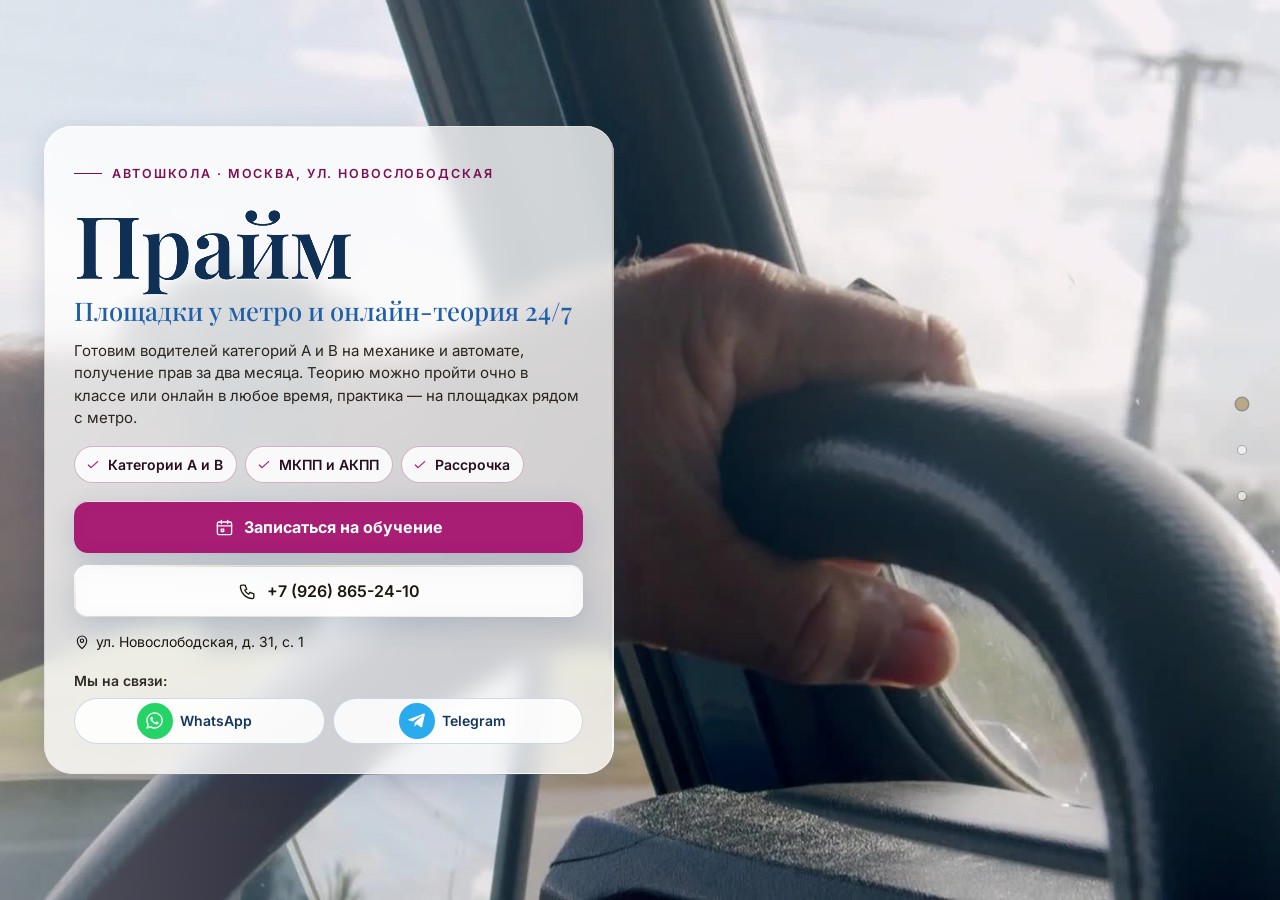
<file: index.html>
<!DOCTYPE html>
<html lang="ru" data-theme="light">
<head>
<meta charset="utf-8">
<meta name="viewport" content="width=device-width, initial-scale=1, viewport-fit=cover">
<title>Автошкола «Прайм» в Москве — права категорий А и В за два месяца</title>
<meta name="description" content="Автошкола «Прайм» в Москве: категории А и В, МКПП и АКПП, онлайн-теория 24/7, рассрочка. Тарифы от 20 500 ₽. Телефон +7 (926) 865-24-10.">
<meta name="robots" content="noindex, nofollow, noarchive">
<meta name="geo.region" content="RU-SPE">
<meta name="geo.placename" content="Санкт-Петербург">
<meta name="geo.position" content="59.8944504;30.4585142">
<meta name="ICBM" content="59.8944504, 30.4585142">
<meta property="og:type" content="website">
<meta property="og:locale" content="ru_RU">
<meta property="og:site_name" content="Автошкола «Прайм»">
<meta property="og:title" content="Автошкола «Прайм» в Москве — права категорий А и В за два месяца">
<meta property="og:description" content="Автошкола «Прайм» в Москве: категории А и В, МКПП и АКПП, онлайн-теория 24/7, рассрочка. Тарифы от 20 500 ₽. Телефон +7 (926) 865-24-10.">
<meta name="twitter:card" content="summary_large_image">
<meta name="twitter:title" content="Автошкола «Прайм» в Москве — права категорий А и В за два месяца">
<meta name="twitter:description" content="Автошкола «Прайм» в Москве: категории А и В, МКПП и АКПП, онлайн-теория 24/7, рассрочка. Тарифы от 20 500 ₽. Телефон +7 (926) 865-24-10.">
<meta name="theme-color" content="#fef0f9">
<link rel="icon" href="data:image/svg+xml,%3Csvg%20xmlns%3D%22http%3A//www.w3.org/2000/svg%22%20viewBox%3D%220%200%2064%2064%22%3E%3Crect%20width%3D%2264%22%20height%3D%2264%22%20rx%3D%2214%22%20fill%3D%22%231f5fa8%22/%3E%3Ccircle%20cx%3D%2232%22%20cy%3D%2232%22%20r%3D%2217%22%20fill%3D%22none%22%20stroke%3D%22%23fff%22%20stroke-width%3D%225%22/%3E%3Ccircle%20cx%3D%2232%22%20cy%3D%2232%22%20r%3D%225%22%20fill%3D%22%23ffc54d%22/%3E%3C/svg%3E">
<script>document.documentElement.classList.add('js');try{var _i=parseInt(localStorage.getItem('nb_fs2'),10),_f=[1,1.15,1.3,1.5][_i];if(_f)document.documentElement.style.setProperty('--fs',_f)}catch(e){}</script>
<style id="hero-timing">:root{--hero-d:1.2s}</style>
<link rel="preload" as="image" href="img/hero-poster.jpg" fetchpriority="high">
<!-- шрифты лежат внутри сайта: Google Fonts у российской аудитории режется -->
<style>
@font-face{font-family:'Inter';font-style:normal;font-weight:400;font-display:swap;src:url(assets/fonts/inter-400-cyrillic-ext.woff2) format('woff2');unicode-range:U+0460-052F, U+1C80-1C8A, U+20B4, U+2DE0-2DFF, U+A640-A69F, U+FE2E-FE2F}
@font-face{font-family:'Inter';font-style:normal;font-weight:400;font-display:swap;src:url(assets/fonts/inter-400-cyrillic.woff2) format('woff2');unicode-range:U+0301, U+0400-045F, U+0490-0491, U+04B0-04B1, U+2116}
@font-face{font-family:'Inter';font-style:normal;font-weight:400;font-display:swap;src:url(assets/fonts/inter-400-latin-ext.woff2) format('woff2');unicode-range:U+0100-02BA, U+02BD-02C5, U+02C7-02CC, U+02CE-02D7, U+02DD-02FF, U+0304, U+0308, U+0329, U+1D00-1DBF, U+1E00-1E9F, U+1EF2-1EFF, U+2020, U+20A0-20AB, U+20AD-20C0, U+2113, U+2C60-2C7F, U+A720-A7FF}
@font-face{font-family:'Inter';font-style:normal;font-weight:400;font-display:swap;src:url(assets/fonts/inter-400-latin.woff2) format('woff2');unicode-range:U+0000-00FF, U+0131, U+0152-0153, U+02BB-02BC, U+02C6, U+02DA, U+02DC, U+0304, U+0308, U+0329, U+2000-206F, U+20AC, U+2122, U+2191, U+2193, U+2212, U+2215, U+FEFF, U+FFFD}
@font-face{font-family:'Inter';font-style:normal;font-weight:500;font-display:swap;src:url(assets/fonts/inter-500-cyrillic-ext.woff2) format('woff2');unicode-range:U+0460-052F, U+1C80-1C8A, U+20B4, U+2DE0-2DFF, U+A640-A69F, U+FE2E-FE2F}
@font-face{font-family:'Inter';font-style:normal;font-weight:500;font-display:swap;src:url(assets/fonts/inter-500-cyrillic.woff2) format('woff2');unicode-range:U+0301, U+0400-045F, U+0490-0491, U+04B0-04B1, U+2116}
@font-face{font-family:'Inter';font-style:normal;font-weight:500;font-display:swap;src:url(assets/fonts/inter-500-latin-ext.woff2) format('woff2');unicode-range:U+0100-02BA, U+02BD-02C5, U+02C7-02CC, U+02CE-02D7, U+02DD-02FF, U+0304, U+0308, U+0329, U+1D00-1DBF, U+1E00-1E9F, U+1EF2-1EFF, U+2020, U+20A0-20AB, U+20AD-20C0, U+2113, U+2C60-2C7F, U+A720-A7FF}
@font-face{font-family:'Inter';font-style:normal;font-weight:500;font-display:swap;src:url(assets/fonts/inter-500-latin.woff2) format('woff2');unicode-range:U+0000-00FF, U+0131, U+0152-0153, U+02BB-02BC, U+02C6, U+02DA, U+02DC, U+0304, U+0308, U+0329, U+2000-206F, U+20AC, U+2122, U+2191, U+2193, U+2212, U+2215, U+FEFF, U+FFFD}
@font-face{font-family:'Inter';font-style:normal;font-weight:600;font-display:swap;src:url(assets/fonts/inter-600-cyrillic-ext.woff2) format('woff2');unicode-range:U+0460-052F, U+1C80-1C8A, U+20B4, U+2DE0-2DFF, U+A640-A69F, U+FE2E-FE2F}
@font-face{font-family:'Inter';font-style:normal;font-weight:600;font-display:swap;src:url(assets/fonts/inter-600-cyrillic.woff2) format('woff2');unicode-range:U+0301, U+0400-045F, U+0490-0491, U+04B0-04B1, U+2116}
@font-face{font-family:'Inter';font-style:normal;font-weight:600;font-display:swap;src:url(assets/fonts/inter-600-latin-ext.woff2) format('woff2');unicode-range:U+0100-02BA, U+02BD-02C5, U+02C7-02CC, U+02CE-02D7, U+02DD-02FF, U+0304, U+0308, U+0329, U+1D00-1DBF, U+1E00-1E9F, U+1EF2-1EFF, U+2020, U+20A0-20AB, U+20AD-20C0, U+2113, U+2C60-2C7F, U+A720-A7FF}
@font-face{font-family:'Inter';font-style:normal;font-weight:600;font-display:swap;src:url(assets/fonts/inter-600-latin.woff2) format('woff2');unicode-range:U+0000-00FF, U+0131, U+0152-0153, U+02BB-02BC, U+02C6, U+02DA, U+02DC, U+0304, U+0308, U+0329, U+2000-206F, U+20AC, U+2122, U+2191, U+2193, U+2212, U+2215, U+FEFF, U+FFFD}
@font-face{font-family:'Inter';font-style:normal;font-weight:700;font-display:swap;src:url(assets/fonts/inter-700-cyrillic-ext.woff2) format('woff2');unicode-range:U+0460-052F, U+1C80-1C8A, U+20B4, U+2DE0-2DFF, U+A640-A69F, U+FE2E-FE2F}
@font-face{font-family:'Inter';font-style:normal;font-weight:700;font-display:swap;src:url(assets/fonts/inter-700-cyrillic.woff2) format('woff2');unicode-range:U+0301, U+0400-045F, U+0490-0491, U+04B0-04B1, U+2116}
@font-face{font-family:'Inter';font-style:normal;font-weight:700;font-display:swap;src:url(assets/fonts/inter-700-latin-ext.woff2) format('woff2');unicode-range:U+0100-02BA, U+02BD-02C5, U+02C7-02CC, U+02CE-02D7, U+02DD-02FF, U+0304, U+0308, U+0329, U+1D00-1DBF, U+1E00-1E9F, U+1EF2-1EFF, U+2020, U+20A0-20AB, U+20AD-20C0, U+2113, U+2C60-2C7F, U+A720-A7FF}
@font-face{font-family:'Inter';font-style:normal;font-weight:700;font-display:swap;src:url(assets/fonts/inter-700-latin.woff2) format('woff2');unicode-range:U+0000-00FF, U+0131, U+0152-0153, U+02BB-02BC, U+02C6, U+02DA, U+02DC, U+0304, U+0308, U+0329, U+2000-206F, U+20AC, U+2122, U+2191, U+2193, U+2212, U+2215, U+FEFF, U+FFFD}
@font-face{font-family:'Playfair Display';font-style:normal;font-weight:500;font-display:swap;src:url(assets/fonts/playfair-display-500-cyrillic.woff2) format('woff2');unicode-range:U+0301, U+0400-045F, U+0490-0491, U+04B0-04B1, U+2116}
@font-face{font-family:'Playfair Display';font-style:normal;font-weight:500;font-display:swap;src:url(assets/fonts/playfair-display-500-latin-ext.woff2) format('woff2');unicode-range:U+0100-02BA, U+02BD-02C5, U+02C7-02CC, U+02CE-02D7, U+02DD-02FF, U+0304, U+0308, U+0329, U+1D00-1DBF, U+1E00-1E9F, U+1EF2-1EFF, U+2020, U+20A0-20AB, U+20AD-20C0, U+2113, U+2C60-2C7F, U+A720-A7FF}
@font-face{font-family:'Playfair Display';font-style:normal;font-weight:500;font-display:swap;src:url(assets/fonts/playfair-display-500-latin.woff2) format('woff2');unicode-range:U+0000-00FF, U+0131, U+0152-0153, U+02BB-02BC, U+02C6, U+02DA, U+02DC, U+0304, U+0308, U+0329, U+2000-206F, U+20AC, U+2122, U+2191, U+2193, U+2212, U+2215, U+FEFF, U+FFFD}
@font-face{font-family:'Playfair Display';font-style:normal;font-weight:600;font-display:swap;src:url(assets/fonts/playfair-display-600-cyrillic.woff2) format('woff2');unicode-range:U+0301, U+0400-045F, U+0490-0491, U+04B0-04B1, U+2116}
@font-face{font-family:'Playfair Display';font-style:normal;font-weight:600;font-display:swap;src:url(assets/fonts/playfair-display-600-latin-ext.woff2) format('woff2');unicode-range:U+0100-02BA, U+02BD-02C5, U+02C7-02CC, U+02CE-02D7, U+02DD-02FF, U+0304, U+0308, U+0329, U+1D00-1DBF, U+1E00-1E9F, U+1EF2-1EFF, U+2020, U+20A0-20AB, U+20AD-20C0, U+2113, U+2C60-2C7F, U+A720-A7FF}
@font-face{font-family:'Playfair Display';font-style:normal;font-weight:600;font-display:swap;src:url(assets/fonts/playfair-display-600-latin.woff2) format('woff2');unicode-range:U+0000-00FF, U+0131, U+0152-0153, U+02BB-02BC, U+02C6, U+02DA, U+02DC, U+0304, U+0308, U+0329, U+2000-206F, U+20AC, U+2122, U+2191, U+2193, U+2212, U+2215, U+FEFF, U+FFFD}
/* ===== Notary site — generator stylesheet (light warm base, dark theme by toggle) ===== */
:root{
  --p100:#665230; --p90:#97825e; --p80:#bba887; --p70:#c2b9a9; --p50:#dad5ce; --p40:#e0dedb;
  --p30:#eeece9; --p20:#f1f1f0; --p10:#f8f8f8; --n100:#0e0f11; --n90:#3c404b; --n10:#fff;

  --bg:var(--p10); --bg2:var(--p20); --bg3:var(--p30); --card:var(--n10); --text:var(--n100); --muted:var(--n90);
  --line:var(--p50); --line2:var(--p40); --accent:var(--p90); --accent-d:var(--p100); --accent-l:var(--p80); --accent-soft:var(--p30);
  --on-accent:#fff; --shadow:0 1px 10px rgba(51,51,51,.10); --shadow-lg:0 12px 40px rgba(30,24,10,.14);
  --hero-ov1:rgba(14,15,17,.72); --hero-ov2:rgba(14,15,17,.30); --sec-ov:rgba(248,248,248,.72);
  --ok:#2e8b57; --bad:#b4453b;
  /* те же цвета составляющими: rgba() понимают все браузеры, color-mix() — нет */
  --bg-rgb:248,248,248; --card-rgb:255,255,255; --accent-rgb:151,130,94; --ok-rgb:46,139,87;

  --zc:var(--fs); --fs:1; --vwu:calc(1vw / var(--fs)); --vhu:calc(1vh / var(--fs));   /* масштаб текста (А−/А+) и «честные» vw/vh под ним */
  --hdr-h:68px; --bar-h:70px; --vh:calc(100*var(--vhu)); --gap:24px; --radius:14px; --radius-s:10px;
  --font:"Inter",Tahoma,Arial,sans-serif; --serif:"Playfair Display",Georgia,"Times New Roman",serif;
  --ease:cubic-bezier(.65,.05,.36,1); --speed:520ms;
}
html[data-theme="dark"]{
  --bg:#17150f; --bg2:#1d1a13; --bg3:#252117; --card:#221e15; --text:#f1ebdf; --muted:#b9ae98;
  --line:#3a3325; --line2:#2f2a1e; --accent:#c9b17f; --accent-d:#e0cf9f; --accent-l:#8d7b58; --accent-soft:#2a251a;
  --on-accent:#17150f; --shadow:0 1px 12px rgba(0,0,0,.45); --shadow-lg:0 14px 40px rgba(0,0,0,.55);
  --hero-ov1:rgba(10,9,6,.80); --hero-ov2:rgba(10,9,6,.40); --sec-ov:rgba(16,15,12,.76);
  --bg-rgb:23,21,15; --card-rgb:34,30,21; --accent-rgb:201,177,127;
}

*,*::before,*::after{box-sizing:border-box}
/* А−/А+: весь сайт — шапка, плашки, меню, формы, окна — растёт пропорционально, как при увеличении масштаба в браузере */
html{-webkit-text-size-adjust:100%;scroll-behavior:auto;zoom:var(--fs,1)}
html,body{height:100%;margin:0;overflow:hidden;background:var(--bg);color:var(--text);
  font-family:var(--font);font-size:16px;line-height:1.55;-webkit-font-smoothing:antialiased}
body{overscroll-behavior:none;position:relative}
a{color:inherit;text-decoration:none}
img{display:block;max-width:100%}
button{font:inherit;color:inherit;background:none;border:0;padding:0;cursor:pointer}
input,select,textarea{font:inherit;color:inherit}
h1,h2,h3,h4,p{margin:0}
ul{margin:0;padding:0;list-style:none}
svg{display:block}
.ico{width:22px;height:22px;stroke:currentColor;fill:none;stroke-width:1.7;stroke-linecap:round;stroke-linejoin:round;flex:none}
.vh{position:absolute!important;width:1px;height:1px;overflow:hidden;clip:rect(0 0 0 0);white-space:nowrap}

/* ---------- typography helpers ---------- */
.kicker{display:inline-flex;align-items:center;gap:10px;font-size:13px;font-weight:600;letter-spacing:.14em;text-transform:uppercase;color:var(--accent)}
.kicker::before{content:"";width:28px;height:1px;background:var(--accent)}
.h2{font-size:clamp(26px,calc(3.2*var(--vwu,1vw)),40px);font-weight:600;letter-spacing:-.02em;line-height:1.12;margin-top:10px}
.lead{color:var(--muted);font-size:17px;max-width:640px;margin-top:12px}
.sec-head{margin-bottom:28px}
#contacts .sec-head{margin-bottom:18px}

/* ---------- buttons ---------- */
.btn{display:inline-flex;align-items:center;justify-content:center;gap:10px;min-height:48px;padding:0 22px;border-radius:999px;
  font-weight:600;font-size:15px;line-height:1;border:1.5px solid transparent;transition:background .25s,color .25s,border-color .25s,transform .2s,box-shadow .25s;white-space:nowrap}
.btn:active{transform:translateY(1px)}
.btn-primary{background:var(--accent-d);color:var(--on-accent);border-color:var(--accent-d)}
.btn-primary:hover{background:var(--accent);border-color:var(--accent);color:#fff}
html[data-theme="dark"] .btn-primary:hover{color:#17150f}
.btn-ghost{border-color:var(--line);color:var(--text);background:var(--card)}
.btn-ghost:hover{border-color:var(--accent);color:var(--accent-d)}
.btn-light{background:rgba(255,255,255,.14);color:#fff;border-color:rgba(255,255,255,.55);backdrop-filter:blur(6px)}
.btn-light:hover{background:#fff;color:var(--n100)}
.btn-white{background:#fff;color:var(--n100);border-color:#fff}
.btn-white:hover{background:var(--p30);border-color:var(--p30)}
.btn .ico{width:18px;height:18px}
.btn-sm{min-height:44px;padding:0 16px;font-size:14px}

/* ---------- header ---------- */
.hdr{position:fixed;top:0;left:0;right:0;height:var(--hdr-h);z-index:200;display:flex;align-items:center;
  zoom:calc(1 / var(--zc,1)); --vwu:1vw; --vhu:1vh;   /* А−/А+ шапку не трогают: она всегда как при 100 % (страница в zoom, шапка — встречный zoom) */
  background:rgba(var(--bg-rgb),.88);backdrop-filter:blur(12px);-webkit-backdrop-filter:blur(12px);
  border-bottom:1px solid var(--line2);transition:background .3s}
.hdr-in{width:100%;max-width:1280px;margin:0 auto;padding:0 28px;display:flex;align-items:center;gap:24px}
.brand{display:flex;align-items:center;gap:12px;min-width:0;min-height:44px}
.mono-img{object-fit:contain;background:#fff;padding:2px;box-sizing:border-box}
.mono{width:42px;height:42px;border-radius:12px;background:var(--accent-d);color:var(--on-accent);display:grid;place-items:center;
  font-family:var(--serif);font-size:20px;font-weight:600;flex:none;letter-spacing:.02em}
.brand-t{display:flex;flex-direction:column;line-height:1.15;min-width:0}
.brand-n{font-weight:600;font-size:15px;white-space:nowrap;overflow:hidden;text-overflow:ellipsis}
.brand-s{font-size:13px;color:var(--muted);white-space:nowrap;overflow:hidden;text-overflow:ellipsis}
.nav{display:flex;align-items:center;gap:4px;margin-left:auto}
.nav > li{position:relative}
.nav-a{display:inline-flex;align-items:center;gap:6px;min-height:44px;padding:10px 12px;border-radius:8px;font-size:14px;font-weight:500;color:var(--text);opacity:.8;transition:opacity .2s,background .2s}
.nav-a:hover,.nav-a.cur,.nav > li.open > .nav-a{opacity:1;background:var(--bg3)}
.nav-a .chev{width:14px;height:14px;transition:transform .25s}
.nav > li.open > .nav-a .chev{transform:rotate(180deg)}
.hdr-tools{display:flex;align-items:center;gap:6px;margin-left:8px}
.tool{width:44px;height:44px;border-radius:10px;display:grid;place-items:center;color:var(--text);opacity:.8;transition:background .2s,opacity .2s}
.tool:hover{background:var(--bg3);opacity:1}
.tool .ico{width:20px;height:20px}
.tool-lang{width:auto;padding:0 10px;gap:6px;font-size:13px;font-weight:600;letter-spacing:.04em;display:flex;align-items:center}
.lang-wrap{position:relative}
.lang-dd{position:absolute;right:0;top:calc(100% + 8px);background:var(--card);border:1px solid var(--line);border-radius:12px;box-shadow:var(--shadow-lg);
  padding:6px;min-width:190px;display:none;z-index:210}
.lang-wrap.open .lang-dd{display:block}
.lang-dd button,.lang-dd a{display:flex;width:100%;align-items:center;gap:10px;min-height:44px;padding:9px 12px;border-radius:8px;font-size:14px;text-align:left}
.lang-dd button:hover,.lang-dd a:hover{background:var(--bg3)}
.lang-dd button.cur,.lang-dd a.cur{color:var(--accent-d);font-weight:600}
.lang-dd b{font-size:13px;letter-spacing:.08em;width:26px;color:var(--muted)}
.hdr-book{margin-left:4px}
.burger{display:none}
.moon,.sun{display:none}
html[data-theme="dark"] .sun{display:block}
html:not([data-theme="dark"]) .moon{display:block}

/* mega menu */
.mega{position:absolute;left:50%;top:calc(100% + 10px);transform:translateX(-50%);width:min(980px,calc(calc(100*var(--vwu,1vw)) - 40px));
  background:var(--card);border:1px solid var(--line);border-radius:16px;box-shadow:var(--shadow-lg);padding:20px;display:none;z-index:210}
.nav > li.open > .mega{display:block}
.mega-head{display:flex;justify-content:space-between;align-items:baseline;gap:16px;padding:0 6px 14px;border-bottom:1px solid var(--line2);margin-bottom:12px}
.mega-head b{font-size:14px}
.mega-head span{font-size:13px;color:var(--muted)}
.mega-grid{display:grid;grid-template-columns:repeat(2,1fr);gap:4px}
.mega-it{display:flex;gap:12px;align-items:flex-start;padding:10px 12px;border-radius:10px;text-align:left;width:100%;transition:background .2s}
.mega-it:hover{background:var(--bg3)}
.mega-it .cic{width:38px;height:38px;border-radius:10px;background:var(--accent-soft);color:var(--accent-d);display:grid;place-items:center;flex:none}
.mega-it .cic .ico{width:20px;height:20px}
.mega-it b{display:block;font-size:14px;font-weight:600}
.mega-it small{display:block;font-size:13px;color:var(--muted);line-height:1.35;margin-top:2px}
.mega-it em{font-style:normal;font-size:13px;color:var(--accent);margin-top:3px;display:block}

/* mobile menu */
.mmenu{position:fixed;top:calc(var(--hdr-h) / var(--zc,1));left:0;right:0;bottom:var(--bar-h);z-index:190;background:var(--bg);overflow-y:auto;padding:14px 18px 30px;display:none}
.mmenu.open{display:block}
.mmenu a,.mmenu .macc > button{display:flex;align-items:center;justify-content:space-between;width:100%;padding:14px 6px;border-bottom:1px solid var(--line2);font-size:17px;font-weight:500;text-align:left}
.mmenu .macc > button .chev{width:18px;height:18px;transition:transform .25s}
.mmenu .macc.open > button .chev{transform:rotate(180deg)}
.mmenu .macc-list{display:none;padding:4px 0 8px}
.mmenu .macc.open .macc-list{display:block}
.mmenu .macc-list button{display:flex;align-items:center;gap:12px;width:100%;padding:11px 8px;border-radius:10px;text-align:left;font-size:15px}
.mmenu .macc-list button:hover{background:var(--bg3)}
.mmenu .macc-list .cic{width:32px;height:32px;border-radius:8px;background:var(--accent-soft);color:var(--accent-d);display:grid;place-items:center;flex:none}
.mmenu .macc-list .cic .ico{width:17px;height:17px}
.mmenu-foot{display:flex;flex-wrap:wrap;gap:8px;margin-top:18px}
.mmenu-foot .btn{flex:1}

/* ---------- full-page scroller ---------- */
.fp{position:relative;width:100%;height:var(--vh);overflow:hidden}
.fp-track{will-change:transform;transition:transform var(--speed) var(--ease)}
.fp-track.no-anim{transition:none}
.sec{position:relative;height:var(--vh);width:100%;overflow:hidden}
.sec-scroll{height:100%;overflow-y:auto;overflow-x:hidden;display:flex;flex-direction:column;
  padding:calc(var(--hdr-h) / var(--zc,1) + 20px) 28px calc(var(--bar-h) + 96px);-webkit-overflow-scrolling:touch;scrollbar-width:thin;scrollbar-color:var(--line) transparent}
.wrap{margin:auto;width:100%;max-width:1180px}
.sec-alt{background:var(--bg2)}

/* reveal animation */
.rv{opacity:0;transform:translateY(18px);transition:opacity .7s ease,transform .7s ease;transition-delay:calc(var(--i,0) * 90ms)}
.sec.active .rv{opacity:1;transform:none}

/* side dots */
.dots{position:fixed;right:16px;top:50%;transform:translateY(-50%);z-index:150;display:flex;flex-direction:column;gap:2px}
.dots button{position:relative;width:44px;height:44px;display:grid;place-items:center}
.dots button::after{content:"";width:8px;height:8px;border-radius:50%;background:var(--muted);opacity:.45;transition:transform .25s,opacity .25s,background .25s}
.dots button:hover::after{opacity:.9}
.dots button.cur::after{background:var(--accent);opacity:1;transform:scale(1.5)}
.dots button span{position:absolute;right:32px;top:50%;transform:translateY(-50%) translateX(6px);background:var(--n100);color:#fff;font-size:13px;
  padding:5px 10px;border-radius:6px;white-space:nowrap;opacity:0;pointer-events:none;transition:opacity .2s,transform .2s}
.dots button:hover span{opacity:1;transform:translateY(-50%)}
.sec-hero ~ .dots{color:#fff}
body[data-sec="0"] .dots button::after{background:#fff}
body[data-sec="0"] .dots button.cur::after{background:var(--p80)}

.sec:not(.sec-hero) .sec-scroll{position:relative;z-index:1}

.status{display:inline-flex;align-items:center;gap:8px;padding:8px 14px 8px 10px;border-radius:999px;background:rgba(255,255,255,.12);border:1px solid rgba(255,255,255,.28);font-size:13px;backdrop-filter:blur(6px)}
.status i{width:9px;height:9px;border-radius:50%;background:#7bd389;box-shadow:0 0 0 3px rgba(123,211,137,.28)}
.status.closed i{background:#f08a7e;box-shadow:0 0 0 3px rgba(240,138,126,.28)}
.status.soon i{background:#f0c674;box-shadow:0 0 0 3px rgba(240,198,116,.28)}
.status span{opacity:.85}
.addr-link{display:inline-flex;align-items:center;gap:6px;border-bottom:1px solid currentColor;padding:13px 0 14px;margin:-13px 0 -14px;transition:color .2s}
.addr-link:hover{color:var(--accent)}
.addr-link .ico{width:16px;height:16px}

/* ---------- services ---------- */
.svc-grid{display:grid;grid-template-columns:repeat(5,1fr);gap:14px}
.svc{display:flex;flex-direction:column;align-items:flex-start;gap:10px;padding:18px 16px 16px;border-radius:var(--radius);background:var(--card);border:1px solid var(--line2);
  text-align:left;min-height:170px;transition:transform .25s,box-shadow .25s,border-color .25s;position:relative}
.svc:hover{transform:translateY(-3px);box-shadow:var(--shadow-lg);border-color:var(--accent-l)}
.svc .cic{width:44px;height:44px;border-radius:12px;background:var(--accent-soft);color:var(--accent-d);display:grid;place-items:center}
.svc b{font-size:15px;font-weight:600;line-height:1.3}
.svc small{font-size:13px;color:var(--muted);line-height:1.35}
.svc em{font-style:normal;font-size:13px;color:var(--accent);margin-top:auto;padding-top:6px;display:inline-flex;align-items:center;gap:4px}
.svc em .ico{width:12px;height:12px}

/* ---------- about ---------- */
.about{display:grid;grid-template-columns:1.15fr .85fr;gap:48px;align-items:start}
.about-txt p{color:var(--muted);margin-top:14px;font-size:16px}
.about-txt p:first-of-type{color:var(--text)}
.quote{margin-top:22px;padding:16px 20px;border-left:3px solid var(--accent);background:var(--card);border-radius:0 12px 12px 0;font-family:var(--serif);font-size:18px;line-height:1.45;color:var(--text)}
.creds{display:grid;gap:10px}
.cred{display:flex;gap:14px;align-items:center;padding:14px 16px;border-radius:12px;background:var(--card);border:1px solid var(--line2)}
.cred .cic{width:40px;height:40px;border-radius:10px;background:var(--accent-soft);color:var(--accent-d);display:grid;place-items:center;flex:none}
.cred .cic .ico{width:20px;height:20px}
.cred small{display:block;font-size:13px;color:var(--muted);text-transform:uppercase;letter-spacing:.06em}
.cred b{display:block;font-size:15px;font-weight:600;line-height:1.3}
.chips{display:flex;flex-wrap:wrap;gap:8px;margin-top:16px}
.chips li{padding:8px 14px;border-radius:999px;border:1px solid var(--accent-l);color:var(--accent-d);font-size:13.5px;font-weight:500;background:var(--card)}
.strong-lbl{margin-top:22px;font-size:13px;text-transform:uppercase;letter-spacing:.1em;color:var(--muted)}

/* ---------- how ---------- */
.steps{display:grid;grid-template-columns:repeat(5,1fr);gap:16px;position:relative;margin-top:14px}
.steps::before{content:"";position:absolute;left:8%;right:8%;top:30px;height:1px;background:var(--line)}
.step{position:relative;padding:0 8px}
.step-n{width:60px;height:60px;border-radius:50%;background:var(--card);border:1.5px solid var(--accent-l);color:var(--accent-d);display:grid;place-items:center;
  font-family:var(--serif);font-size:24px;font-weight:600;position:relative;z-index:1;transition:background .4s,color .4s}
.sec.active .step-n{animation:pop .6s var(--ease) both;animation-delay:calc(var(--i) * 140ms + 150ms)}
@keyframes pop{0%{transform:scale(.6);opacity:0}60%{transform:scale(1.08);opacity:1}100%{transform:scale(1)}}
.step b{display:block;margin-top:16px;font-size:17px;font-weight:600}
.step p{color:var(--muted);font-size:14.5px;margin-top:6px}

/* ---------- reviews ---------- */
.reviews{display:grid;grid-template-columns:300px 1fr;gap:28px;align-items:start}
.rsum{background:var(--card);border:1px solid var(--line2);border-radius:var(--radius);padding:26px 24px;text-align:center}
.rsum .big{font-family:var(--serif);font-size:64px;line-height:1;font-weight:500;color:var(--accent-d)}
.stars{display:inline-flex;gap:3px;--fill:100%}
.stars svg{width:20px;height:20px}
.stars .st{fill:var(--line);stroke:none}
.stars .st.on{fill:#e7b73b}
.stars .st.half{fill:url(#halfgrad)}
.rsum .stars{margin-top:8px}
.rsum p{color:var(--muted);font-size:13.5px;margin-top:10px;line-height:1.4}
.rsum .btn{margin-top:16px;width:100%}
.rsum .gis{display:block;margin:10px 0 -14px;padding:14px 0;font-size:13px;color:var(--accent-d);text-decoration:underline;text-underline-offset:3px}
.rgrid{display:grid;grid-template-columns:repeat(2,1fr);gap:14px}
.rev{background:var(--card);border:1px solid var(--line2);border-radius:var(--radius);padding:20px;display:flex;flex-direction:column;gap:10px}
.rev .stars svg{width:15px;height:15px}
.rev p{font-size:14.5px;line-height:1.5;flex:1}
.rev p::before{content:"“";font-family:var(--serif);color:var(--accent);font-size:22px;line-height:0;margin-right:4px;vertical-align:-6px}
.rev-meta{display:flex;flex-wrap:wrap;justify-content:space-between;gap:4px 10px;align-items:baseline;font-size:13px;color:var(--muted)}
.rev-meta b{color:var(--text);font-weight:600}
.rev-src{display:inline-flex;align-items:center;gap:5px;white-space:nowrap;margin-left:auto}
.rev-src i{width:6px;height:6px;border-radius:50%;background:var(--accent)}
.rev-sample{color:var(--muted);font-style:italic;opacity:.85}
.rev-real{color:var(--accent-d);font-weight:600}
.rev-real i{background:var(--ok)}
.rev-is-real{border-color:var(--accent-l)}
.demo-note{margin-top:14px;max-width:760px;font-size:13.5px;line-height:1.45;color:var(--muted);background:var(--accent-soft);
  border-left:3px solid var(--accent);border-radius:0 8px 8px 0;padding:8px 12px}
.rnote{margin-top:14px;font-size:13px;color:var(--muted)}

/* ---------- faq ---------- */
.faq{display:grid;grid-template-columns:1fr 1fr;gap:0 32px;align-items:start}
.faq-col{display:flex;flex-direction:column}
.fq{border-bottom:1px solid var(--line)}
.fq > button{display:flex;width:100%;align-items:center;justify-content:space-between;gap:16px;min-height:44px;padding:16px 4px;text-align:left;font-weight:600;font-size:15.5px;line-height:1.35}
.fq > button .pl{width:26px;height:26px;border-radius:50%;border:1px solid var(--line);display:grid;place-items:center;flex:none;color:var(--accent-d);transition:transform .3s,background .3s}
.fq > button .pl .ico{width:14px;height:14px}
.fq.open > button .pl{transform:rotate(45deg);background:var(--accent-soft)}
.fq-a{display:grid;grid-template-rows:0fr;transition:grid-template-rows .35s var(--ease)}
.fq.open .fq-a{grid-template-rows:1fr}
.fq-a > div{overflow:hidden}
.fq-a p{color:var(--muted);font-size:14.5px;padding:0 4px 16px;line-height:1.55}
.fq-a .faq-note{font-size:13px;color:var(--accent-d);padding-bottom:6px}
.fq-a .faq-note:empty{display:none}

/* ---------- contacts ---------- */
.contacts{display:grid;grid-template-columns:1fr 1.05fr 1fr;gap:18px;align-items:stretch}
.contacts .cbox{padding:16px 18px}
.cbox{background:var(--card);border:1px solid var(--line2);border-radius:var(--radius);padding:20px}
.cl{display:grid;gap:12px}
.cl li{display:flex;gap:12px;align-items:flex-start}
.cl .cic{width:36px;height:36px;border-radius:10px;background:var(--accent-soft);color:var(--accent-d);display:grid;place-items:center;flex:none}
.cl .cic .ico{width:18px;height:18px}
.cl small{display:block;font-size:13px;color:var(--muted);text-transform:uppercase;letter-spacing:.06em}
.cl b{display:block;font-weight:500;font-size:15px;line-height:1.4}
.cl a.tel,.cl a.mail{display:block;padding:14px 0;margin:-14px 0}
.cl a.tel:hover,.cl a.mail:hover{color:var(--accent-d)}
.hours-link{display:inline-block;font-size:13px;color:var(--accent-d);text-decoration:underline;text-underline-offset:3px;padding:14px 0;margin:-14px 0}
.cl .msgs{display:flex;gap:8px;margin-top:4px;flex-wrap:wrap}
.cl .msgs a{display:inline-flex;align-items:center;gap:6px;padding:6px 10px;border-radius:8px;border:1px solid var(--line);font-size:13px;min-height:44px}
.cl .msgs a .ico{width:16px;height:16px}
.mapbox{display:flex;flex-direction:column;gap:12px;padding:12px}
.map{flex:1;min-height:280px;border-radius:10px;overflow:hidden;border:1px solid var(--line);background:var(--bg3);position:relative}
.map iframe{width:100%;height:100%;border:0;position:absolute;inset:0}
.map-actions{display:flex;gap:8px;flex-wrap:wrap}
.map-actions .btn{flex:1;min-height:44px;font-size:14px;padding:0 12px}

/* form */
.form h3{font-size:19px;font-weight:600}
.form .fdesc{color:var(--muted);font-size:13.5px;margin-top:6px}
.fg{display:grid;gap:8px;margin-top:12px}
.f2{display:grid;grid-template-columns:1fr 1fr;gap:10px}
.fld{display:flex;flex-direction:column;gap:4px}
.fld label{font-size:13px;color:var(--muted);font-weight:500}
.fld input,.fld select,.fld textarea{width:100%;background:var(--bg);border:1px solid var(--line);border-radius:10px;padding:8px 12px;font-size:14px;transition:border-color .2s,box-shadow .2s;min-height:44px}
.fld textarea{min-height:48px;resize:vertical}
.fld input:focus,.fld select:focus,.fld textarea:focus{outline:0;border-color:var(--accent);box-shadow:0 0 0 3px rgba(var(--accent-rgb),.22)}
.fld.err input,.fld.err select{border-color:var(--bad)}
.ferr{font-size:13px;color:var(--bad);display:none}
.fld.err .ferr{display:block}
.fnote{font-size:13px;color:var(--muted);margin-top:8px;line-height:1.4}
.fok{display:none;margin-top:10px;padding:10px 12px;border-radius:10px;background:rgba(var(--ok-rgb),.12);color:var(--ok);font-size:13.5px}
.fok.show{display:block}

.foot{margin-top:18px;padding-top:12px;padding-left:250px;flex-wrap:nowrap;align-items:flex-start;border-top:1px solid var(--line2);display:flex;justify-content:space-between;gap:16px;flex-wrap:wrap;font-size:13px;color:var(--muted)}
.foot p{max-width:none}
.foot .fl{white-space:nowrap;flex:none}
.foot .fl a{margin-left:14px;padding:14px 0;margin-top:-14px;margin-bottom:-14px;display:inline-block;min-width:44px;text-align:center;text-decoration:underline;text-underline-offset:3px}

/* ---------- bottom bar ---------- */
.bar{position:fixed;inset:auto 0 0;z-index:300;background:var(--card);box-shadow:0 -1px 10px rgba(51,51,51,.1);border-top:1px solid var(--line2);
  padding:6px 0;padding-bottom:calc(6px + env(safe-area-inset-bottom,0px))}
.bar-in{display:flex;justify-content:space-around;align-items:center;max-width:1080px;margin:0 auto}
.bi{display:flex;flex-direction:column;align-items:center;gap:5px;padding:8px 24px;border-radius:10px;font-size:13.5px;line-height:1;color:var(--text);opacity:.65;
  transition:opacity .3s,background .3s,color .3s;flex:1;max-width:190px;min-width:0}
.bi span{white-space:nowrap;max-width:100%;overflow:hidden;text-overflow:ellipsis}
.bi .ico{width:24px;height:24px}
.bi:hover{opacity:1;background:var(--bg3)}
.bi.cur{opacity:1;color:var(--accent-d)}


/* ---------- modals ---------- */
.modal{position:fixed;inset:0;z-index:400;background:rgba(14,15,17,.62);display:none;align-items:center;justify-content:center;padding:20px}
.modal.open{display:flex}
.mbox{background:var(--card);color:var(--text);border-radius:18px;width:100%;max-width:560px;max-height:min(calc(86*var(--vhu,1vh)),860px);overflow:auto;padding:26px 26px 22px;position:relative;box-shadow:var(--shadow-lg);
  animation:mup .3s var(--ease)}
@keyframes mup{from{opacity:0;transform:translateY(16px) scale(.98)}to{opacity:1;transform:none}}
.mbox-lg{max-width:760px}
.mclose{position:absolute;top:12px;right:12px;width:44px;height:44px;border-radius:50%;display:grid;place-items:center;color:var(--muted)}
.mclose:hover{background:var(--bg3);color:var(--text)}
.mbox h3{font-size:22px;font-weight:600;padding-right:36px}
.mbox .msub{color:var(--muted);font-size:14px;margin-top:4px}
.hours-t{width:100%;border-collapse:collapse;margin-top:16px;font-size:15px}
.hours-t td{padding:9px 6px;border-bottom:1px solid var(--line2)}
.hours-t td:last-child{text-align:right;font-weight:500;white-space:nowrap}
.hours-t tr.today td{color:var(--accent-d);font-weight:600}
.hours-t tr.today td:first-child::after{content:" · " attr(data-today);font-weight:400;font-size:13px;color:var(--muted)}
.hours-t tr.off td:last-child{color:var(--muted);font-weight:400}
.mnote{margin-top:14px;padding:12px 14px;border-radius:10px;background:var(--bg2);font-size:13.5px;color:var(--muted)}
.mnote b{display:block;color:var(--text);margin-bottom:3px;font-size:13px}
.mcontacts{display:flex;flex-wrap:wrap;gap:8px;margin-top:14px}
.mcontacts a{display:inline-flex;align-items:center;gap:7px;min-height:44px;padding:9px 13px;border-radius:10px;border:1px solid var(--line);font-size:13.5px}
.mcontacts a .ico{width:16px;height:16px}
.mcontacts a:hover{border-color:var(--accent)}
/* способы записи: позвонить, написать на почту, заказать обратный звонок */
.bk-opts{display:grid;gap:10px;margin-top:14px}
.bk-opt{display:flex;align-items:center;gap:14px;min-height:60px;padding:10px 16px;border-radius:14px;border:1px solid var(--line);background:var(--bg3);color:var(--text);font-size:16px;font-weight:600;text-align:left;text-decoration:none;transition:border-color .2s,background .2s}
.bk-opt:hover{border-color:var(--accent);background:var(--accent-soft)}
.bk-opt .ico{width:24px;height:24px;color:var(--accent-d);flex:none}
.bk-opt small{display:block;font-weight:400;font-size:13px;color:var(--muted);margin-top:1px}
.mbox-book{max-width:440px}
/* оплата значками, подпись у общего телефона */
.pay-pills{display:flex;flex-wrap:wrap;gap:6px;margin-top:5px}
.pay-pill{display:inline-flex;align-items:center;gap:6px;padding:4px 11px 4px 9px;border-radius:999px;border:1px solid var(--line);background:var(--bg3);font-size:13px;font-weight:600;line-height:1.3;white-space:nowrap}
.pay-pill .ico{width:15px;height:15px;color:var(--accent-d)}
.pay-pill.pay-logo{background:#fff;border-color:rgba(0,0,0,.12);padding:3px 11px;min-height:28px}
.pay-pill.pay-logo img{display:block;height:17px;width:auto}
.pay-pill.pay-logo img[src$="sbp.svg"]{height:20px}

.brand-t{display:flex;flex-direction:column;justify-content:center;gap:2px;line-height:1.1;min-width:0}
.brand-s{display:block;font-size:10.5px;font-weight:600;letter-spacing:.16em;text-transform:uppercase;color:var(--muted);white-space:nowrap;overflow:visible;text-overflow:clip}
.brand-n{font-size:16px;font-weight:600;white-space:nowrap;overflow:visible;text-overflow:clip}
.nav-a{white-space:nowrap}
#navServices{position:static}
.mega{max-height:calc(calc(100*var(--vhu,1vh)) - var(--hdr-h) - 24px);overflow-y:auto;top:calc(100% + 6px);width:min(980px,calc(calc(100*var(--vwu,1vw)) - 32px))}
@media screen and (max-width:760px){.mega-grid{grid-template-columns:1fr}}
@media screen and (max-width:479px){.brand-t{display:flex}.brand-s{font-size:9px;letter-spacing:.14em}.brand-n{font-size:12.5px;white-space:normal;line-height:1.12}}
.bk-inline{grid-template-columns:repeat(3,1fr);gap:8px}
.bk-inline .bk-opt{flex-direction:column;justify-content:center;gap:5px;min-height:76px;padding:9px 6px;font-size:13.5px;text-align:center;line-height:1.2}
.bk-inline .bk-opt .ico{width:22px;height:22px}
.bk-inline .bk-opt small{display:none}
/* services modal */
.svc-list{margin-top:16px;display:grid;grid-template-columns:1fr 1fr;gap:6px}
.svc-list button{display:flex;gap:10px;align-items:center;width:100%;min-height:44px;text-align:left;padding:10px 12px;border-radius:10px;font-size:14px;line-height:1.35;border:1px solid var(--line2);background:var(--bg)}
.svc-list button:hover{border-color:var(--accent);background:var(--accent-soft)}
.svc-list button .ico{width:16px;height:16px;color:var(--accent);margin-top:2px}
.mhint{font-size:13px;color:var(--muted);margin-top:12px}
.mhead{display:flex;gap:14px;align-items:center;padding-right:36px}
.mhead .cic{width:48px;height:48px;border-radius:12px;background:var(--accent-soft);color:var(--accent-d);display:grid;place-items:center;flex:none}

/* ---------- responsive ---------- */
@media (max-width:1200px){
  .svc-grid{grid-template-columns:repeat(5,1fr)}
  .svc{min-height:160px;padding:14px}
  .svc small{display:none}
}
@media screen and (max-width:991px){
  :root{--hdr-h:62px}
  .nav,.hdr-book{display:none}
  .burger{display:grid}
  .hdr-in{padding:0 18px;gap:12px}
}
@media (max-width:991px){
  :root{--bar-h:64px}
  .sec-scroll{padding:calc(var(--hdr-h) / var(--zc,1) + 16px) 22px calc(var(--bar-h) + 96px)}
  .dots{right:8px;gap:8px}
  .dots button span{display:none}
  .svc-grid{grid-template-columns:repeat(3,1fr);gap:10px}
  .svc{min-height:0}
  .about{grid-template-columns:1fr;gap:22px}
  .steps{grid-template-columns:repeat(5,1fr);gap:10px}
  .step-n{width:48px;height:48px;font-size:20px}
  .step b{font-size:15px}.step p{font-size:13px}
  .reviews{grid-template-columns:1fr;gap:16px}
  .rsum{display:flex;align-items:center;gap:18px;text-align:left;padding:16px 18px}
  .rsum .big{font-size:44px}.rsum .stars{margin:0}.rsum p{margin:0;flex:1}.rsum .btn{margin:0;width:auto}.rsum .gis{display:none}
  .faq{grid-template-columns:1fr;gap:0}
  .contacts{grid-template-columns:1fr 1fr}
  .foot{padding-left:0}
  .contacts .form{grid-column:1 / -1}
  .map{min-height:240px}
  .bi{padding:10px 12px;font-size:13px}
}
@media (max-width:767px){
  :root{--bar-h:62px}
  .h2{font-size:26px}
  .lead{font-size:15px}
  .sec-head{margin-bottom:18px}
  .sec-scroll{padding-left:16px;padding-right:16px}
  .svc-grid{grid-template-columns:repeat(2,1fr);gap:10px}
  .svc{padding:12px;gap:8px}
  .svc .cic{width:36px;height:36px}
  .svc b{font-size:13.5px}
  .svc em{display:none}
  .steps{grid-template-columns:1fr;gap:12px}
  .steps::before{left:24px;right:auto;top:10px;bottom:10px;height:auto;width:1px}
  .step{display:grid;grid-template-columns:48px 1fr;gap:14px;align-items:start;padding:0}
  .step-n{grid-row:1 / span 2}
  .step b{margin-top:10px;grid-column:2}
  .step p{grid-column:2;margin-top:2px}
  .rgrid{display:flex;overflow-x:auto;gap:12px;scroll-snap-type:x mandatory;padding-bottom:8px;margin:0 -16px;padding-left:16px;padding-right:16px;scrollbar-width:none}
  .rgrid::-webkit-scrollbar{display:none}
  .rev{flex:0 0 82%;scroll-snap-align:start}
  .rsum{flex-wrap:wrap;gap:12px}
  .rsum p{flex-basis:100%}
  .contacts{grid-template-columns:1fr;gap:14px}
  .contacts .form{grid-column:auto}
  .cbox{padding:16px}
  .map{min-height:220px}
  .f2{grid-template-columns:1fr}
  .foot{flex-direction:column;gap:8px;padding-left:0}
  .bi{padding:8px 4px;font-size:13px;gap:4px}
  .bi .ico{width:22px;height:22px}
  .sec-scroll{padding-bottom:calc(var(--bar-h) + 66px)}
  .mmenu{padding-bottom:80px}
  .demo-note{font-size:13px;padding:7px 10px}
  .mbox{padding:22px 18px 18px;border-radius:16px}
  .svc-list{grid-template-columns:1fr}
  .dots{right:6px;gap:0}
  .dots button{width:44px;height:44px}
  .dots button::after{width:6px;height:6px}
}
@media screen and (max-width:479px){
  :root{--hdr-h:58px}
  .mono{width:36px;height:36px;font-size:17px;border-radius:10px}
  .brand-n{font-size:14px}
  /* тапы в шапке доведены до 44px (см. .tool ниже) — на самой узкой ширине
     текстовому названию рядом с логотипом уже не хватает места без обрезки,
     поэтому в шапке оставляем только логотип-ссылку */
  .tool{width:44px;height:44px}
  .tool-lang{padding:0 8px;width:auto}
  .tool-lang .ico{display:none}
}
@media (max-width:479px){
  :root{--bar-h:60px}
  .svc{padding:11px 10px}
  .svc b{font-size:13px}
  .bi{padding:6px 2px;font-size:13px;gap:4px;width:100%;max-width:none;letter-spacing:-.01em}
  .bi .ico{width:20px;height:20px}
  .bar{padding:5px 0}
  .cl b{font-size:14px}
}
@media (max-height:640px) and (min-width:768px){
  .svc{min-height:0}
}
@media (prefers-reduced-motion:reduce){
  .fp-track{transition-duration:0s}
  .rv{transition:none;opacity:1;transform:none}
}


/* пометка «демонстрационный проект» в подвале */
.foot-demo{margin-top:.5em;font-size:13px;line-height:1.45;opacity:.62}
.foot-demo a{padding:14px 0;margin:-14px 0;display:inline-block;min-width:44px;text-decoration:underline}

/* --- материалы конторы (перенесённый контент клиента) --- */
.info-links{display:flex;flex-wrap:wrap;gap:10px;justify-content:center;margin-top:26px}
.info-links .ilink{display:inline-flex;align-items:center;gap:8px;min-height:44px;padding:9px 16px;border-radius:999px;border:1px solid var(--line);background:var(--card);color:var(--text);font:inherit;font-size:14px;cursor:pointer;transition:background .2s,border-color .2s}
.info-links .ilink:hover{border-color:var(--accent-d);background:var(--bg-alt)}
.info-tabs{display:flex;flex-wrap:wrap;gap:8px;margin:14px 0 4px}
.info-tabs button{min-height:44px;padding:7px 13px;border-radius:999px;border:1px solid var(--line);background:transparent;color:var(--text);font:inherit;font-size:13px;cursor:pointer}
.info-tabs button[aria-selected="true"]{background:var(--accent-d);border-color:var(--accent-d);color:#fff}
.info-body{max-height:min(calc(56*var(--vhu,1vh)),520px);overflow:auto;margin-top:10px;padding-right:4px}
.info-note{font-size:13px;opacity:.7;margin:6px 0 10px}
.info-i{border-bottom:1px solid var(--line)}
.info-i > button{width:100%;display:flex;justify-content:space-between;align-items:center;gap:12px;padding:13px 2px;background:none;border:0;color:inherit;font:inherit;font-weight:600;text-align:left;cursor:pointer}
.info-i > button .pl{width:26px;height:26px;border-radius:50%;border:1px solid var(--line);display:grid;place-items:center;flex:none;color:var(--accent-d);transition:transform .3s,background .3s}
.info-i > button .pl .ico{width:14px;height:14px}
.info-i.open > button .pl{transform:rotate(45deg);background:var(--accent-soft)}
.info-i > div{display:none;padding:0 2px 14px;font-size:15px;line-height:1.62}
.info-i.open > div{display:block}
.info-i p{margin:0 0 10px}
.info-i h4{margin:14px 0 6px;font-size:15px}
.info-i ul{margin:0 0 10px;padding-left:20px}
.info-i li{margin:0 0 5px}
.info-i table{width:100%;border-collapse:collapse;margin:0 0 12px;font-size:14px}
.info-i th,.info-i td{border:1px solid var(--line);padding:7px 9px;text-align:left;vertical-align:top}
.info-f{display:inline-flex;align-items:center;gap:7px;margin:0 8px 8px 0;min-height:44px;padding:7px 12px;border:1px solid var(--line);border-radius:8px;font-size:13px;text-decoration:none;color:var(--accent-d)}
.info-src{display:block;font-size:13px;opacity:.55;margin-top:8px}

/* мобильный: экран должен помещаться целиком, без прокрутки внутри секции —
   поэтому убираем самое объёмное (встроенная карта заменяется кнопкой) и поджимаем формы */
@media (max-width:760px){
  .mapbox .map{display:none}
  .mapbox{padding:0;background:none;border:0}
  /* карточка со списком контактов на телефоне не нужна: адрес, телефон, часы —
     в нижней плашке; прячем её целиком, иначе остаётся пустая рамка */
  #contacts .cbox-info{display:none}
  .foot{padding-left:0;font-size:13px;gap:8px}
  .foot .fl{white-space:normal;flex:1 1 auto}
  .foot .fl a{margin:-14px 12px -14px 0;padding:14px 0;display:inline-block}
  .form .fld{margin-bottom:8px}
  .reviews .rev:nth-child(n+4){display:none}
  .creds .cred:nth-child(n+4){display:none}
  /* второстепенное на телефоне убираем: метро и оплата есть в модалке часов,
     язык и удобное время можно написать в комментарии */
  .cl li.li-metro,.cl li.li-payment{display:none}
  .fld-lang,.fld-time{display:none}
  .foot [data-i18n="foot_disclaimer"]{display:none}
  .foot{padding-top:10px;font-size:13px}
  #about .sec-head .lead,#contacts .sec-head .lead,.form .fnote{display:none}
  /* на телефоне адрес, часы и телефоны всегда под рукой в нижней плашке,
     поэтому на экране контактов оставляем форму и кнопки карты */
  #about .quote,#about .about-txt p:nth-of-type(3){display:none}
  .creds .cred:nth-child(n+3){display:none}
}

/* ---------- размер текста и режим для слабовидящих ---------- */
.tool-a span{font-weight:700;font-size:13px;line-height:1;letter-spacing:.01em}
#hcBtn[aria-pressed="true"]{border-color:var(--accent-d);color:var(--accent-d)}

html[data-hc="1"]{
  --bg:#000; --bg2:#000; --bg3:#000; --card:#000; --text:#fff; --muted:#fff;
  --line:#fff; --line2:#fff; --accent:#ffe14d; --accent-d:#ffe14d; --accent-l:#ffe14d;
  --accent-soft:#000; --on-accent:#000; --shadow:none; --shadow-lg:none;
  --hero-ov1:rgba(0,0,0,.9); --hero-ov2:rgba(0,0,0,.85); --sec-ov:rgba(0,0,0,.92);
  --bg-rgb:0,0,0; --card-rgb:0,0,0; --accent-rgb:255,225,77;
}
html[data-hc="1"] body{background:#000;color:#fff}
html[data-hc="1"] .sec-bg,html[data-hc="1"] .hero-bg,html[data-hc="1"] .sec-photo{display:none!important}
html[data-hc="1"] *{text-shadow:none!important;box-shadow:none!important;backdrop-filter:none!important}
html[data-hc="1"] .card,html[data-hc="1"] .tool,html[data-hc="1"] .btn,
html[data-hc="1"] .chip,html[data-hc="1"] .tag{border:2px solid #fff!important;background:#000!important;color:#fff!important}
html[data-hc="1"] .btn-primary{background:#ffe14d!important;color:#000!important;border-color:#ffe14d!important}
html[data-hc="1"] .btn-primary *{color:#000!important}
html[data-hc="1"] .sec-scroll :where(p,li,span,small,b,strong,h1,h2,h3,h4,td,th,div){color:#fff!important;opacity:1!important}
html[data-hc="1"] a:not(.btn):not(.nav-a){text-decoration:underline;color:#ffe14d!important}
html[data-hc="1"] :focus-visible{outline:3px solid #ffe14d;outline-offset:2px}

/* палец должен попадать и по ширине, не только по высоте — правило в самом
   конце файла, чтобы точно не быть перебитым медиа-запросами/темой выше */
.tool,.tool-lang,.brand{min-width:44px}

</style>
<link rel="stylesheet" href="css/etalon.css?v=20261112f">
<link rel="stylesheet" href="css/title-b.css?v=20261112f">
<link rel="stylesheet" href="css/nevo.css?v=20261112f">
<link rel="stylesheet" href="css/school.css?v=1">
<script type="application/ld+json">{"@context": "https://schema.org", "@type": "DrivingSchool", "name": "Автошкола «Прайм»", "telephone": "+7 (926) 865-24-10", "email": "info@avprime.ru", "sameAs": ["https://t.me/Primeav"], "address": {"@type": "PostalAddress", "streetAddress": "ул. Новослободская, д. 31, с. 1", "addressLocality": "Москва", "addressCountry": "RU"}, "geo": {"@type": "GeoCoordinates", "latitude": 55.7819614, "longitude": 37.5978116}, "department": [{"@type": "DrivingSchool", "name": "Автошкола «Прайм» — Новослободская", "telephone": "+7 (926) 865-24-10", "address": {"@type": "PostalAddress", "streetAddress": "ул. Новослободская, д. 31, с. 1", "addressLocality": "Москва", "addressCountry": "RU"}, "geo": {"@type": "GeoCoordinates", "latitude": 55.7819614, "longitude": 37.5978116}}, {"@type": "DrivingSchool", "name": "Автошкола «Прайм» — Курская", "telephone": "+7 (926) 865-24-10", "address": {"@type": "PostalAddress", "streetAddress": "ул. Земляной Вал, д. 27, с. 2", "addressLocality": "Москва", "addressCountry": "RU"}, "geo": {"@type": "GeoCoordinates", "latitude": 55.7587619, "longitude": 37.659067}}], "hasOfferCatalog": {"@type": "OfferCatalog", "name": "Обучение вождению", "itemListElement": [{"@type": "Offer", "itemOffered": {"@type": "Course", "name": "В  — «Берлин» — Цена"}, "price": "20500", "priceCurrency": "RUB"}, {"@type": "Offer", "itemOffered": {"@type": "Course", "name": "В  — «Рио» — Цена"}, "price": "31000", "priceCurrency": "RUB"}, {"@type": "Offer", "itemOffered": {"@type": "Course", "name": "В  — «Рио» — При оплате сразу"}, "price": "29000", "priceCurrency": "RUB"}, {"@type": "Offer", "itemOffered": {"@type": "Course", "name": "В  — «Токио» — Цена"}, "price": "37000", "priceCurrency": "RUB"}, {"@type": "Offer", "itemOffered": {"@type": "Course", "name": "В  — «Токио» — При оплате сразу"}, "price": "35000", "priceCurrency": "RUB"}, {"@type": "Offer", "itemOffered": {"@type": "Course", "name": "В  — «Лондон» — Цена"}, "price": "44000", "priceCurrency": "RUB"}, {"@type": "Offer", "itemOffered": {"@type": "Course", "name": "В  — «Лондон» — При оплате сразу"}, "price": "42000", "priceCurrency": "RUB"}, {"@type": "Offer", "itemOffered": {"@type": "Course", "name": "В  — «Сидней» — Цена"}, "price": "55000", "priceCurrency": "RUB"}, {"@type": "Offer", "itemOffered": {"@type": "Course", "name": "В  — «Сидней» — При оплате сразу"}, "price": "53000", "priceCurrency": "RUB"}]}}</script>
<style id="city-map-bg">
/* Фон раздела «Как нас найти» — картинка города школы */
#contacts .sec-bg{background:#1c2633}
#contacts .sec-bg .a4bg{display:none}
#contacts .sec-bg .city-bg{position:absolute;inset:0}
#contacts .sec-bg .city-bg img{opacity:1;object-fit:cover;object-position:50% 60%}
#contacts .sec-bg::after,html[data-theme="light"]:not([data-hc="1"]) #contacts .sec-bg::after{background:linear-gradient(180deg,rgba(10,22,40,.10) 0%,rgba(10,22,40,.30) 100%)}
html[data-theme="dark"] #contacts .sec-bg::after{background:rgba(5,12,24,.55)}
@media (max-width:760px){#contacts .sec-bg .city-bg img{object-position:50% 50%}}
</style>
</head>
<body data-sec="0">
<svg xmlns="http://www.w3.org/2000/svg" style="display:none" aria-hidden="true">
<!-- Font Awesome Free 5.13.0 by @fontawesome - https://fontawesome.com License - https://fontawesome.com/license/free (Icons: CC BY 4.0) --><symbol id="fa-wa" viewBox="0 0 448 512"><path fill="currentColor" stroke="none" d="M380.9 97.1C339 55.1 283.2 32 223.9 32c-122.4 0-222 99.6-222 222 0 39.1 10.2 77.3 29.6 111L0 480l117.7-30.9c32.4 17.7 68.9 27 106.1 27h.1c122.3 0 224.1-99.6 224.1-222 0-59.3-25.2-115-67.1-157zm-157 341.6c-33.2 0-65.7-8.9-94-25.7l-6.7-4-69.8 18.3L72 359.2l-4.4-7c-18.5-29.4-28.2-63.3-28.2-98.2 0-101.7 82.8-184.5 184.6-184.5 49.3 0 95.6 19.2 130.4 54.1 34.8 34.9 56.2 81.2 56.1 130.5 0 101.8-84.9 184.6-186.6 184.6zm101.2-138.2c-5.5-2.8-32.8-16.2-37.9-18-5.1-1.9-8.8-2.8-12.5 2.8-3.7 5.6-14.3 18-17.6 21.8-3.2 3.7-6.5 4.2-12 1.4-32.6-16.3-54-29.1-75.5-66-5.7-9.8 5.7-9.1 16.3-30.3 1.8-3.7.9-6.9-.5-9.7-1.4-2.8-12.5-30.1-17.1-41.2-4.5-10.8-9.1-9.3-12.5-9.5-3.2-.2-6.9-.2-10.6-.2-3.7 0-9.7 1.4-14.8 6.9-5.1 5.6-19.4 19-19.4 46.3 0 27.3 19.9 53.7 22.6 57.4 2.8 3.7 39.1 59.7 94.8 83.8 35.2 15.2 49 16.5 66.6 13.9 10.7-1.6 32.8-13.4 37.4-26.4 4.6-13 4.6-24.1 3.2-26.4-1.3-2.5-5-3.9-10.5-6.6z"/></symbol><symbol id="fa-tg" viewBox="0 0 448 512"><path fill="currentColor" stroke="none" d="M446.7 98.6l-67.6 318.8c-5.1 22.5-18.4 28.1-37.3 17.5l-103-75.9-49.7 47.8c-5.5 5.5-10.1 10.1-20.7 10.1l7.4-104.9 190.9-172.5c8.3-7.4-1.8-11.5-12.9-4.1L117.8 284 16.2 252.2c-22.1-6.9-22.5-22.1 4.6-32.7L418.2 66.4c18.4-6.9 34.5 4.1 28.5 32.2z"/></symbol><symbol id="fa-vk" viewBox="0 0 576 512"><path fill="currentColor" stroke="none" d="M545 117.7c3.7-12.5 0-21.7-17.8-21.7h-58.9c-15 0-21.9 7.9-25.6 16.7 0 0-30 73.1-72.4 120.5-13.7 13.7-20 18.1-27.5 18.1-3.7 0-9.4-4.4-9.4-16.9V117.7c0-15-4.2-21.7-16.6-21.7h-92.6c-9.4 0-15 7-15 13.5 0 14.2 21.2 17.5 23.4 57.5v86.8c0 19-3.4 22.5-10.9 22.5-20 0-68.6-73.4-97.4-157.4-5.8-16.3-11.5-22.9-26.6-22.9H38.8c-16.8 0-20.2 7.9-20.2 16.7 0 15.6 20 93.1 93.1 195.5C160.4 378.1 229 416 291.4 416c37.5 0 42.1-8.4 42.1-22.9 0-66.8-3.4-73.1 15.4-73.1 8.7 0 23.7 4.4 58.7 38.1 40 40 46.6 57.9 69 57.9h58.9c16.8 0 25.3-8.4 20.4-25-11.2-34.9-86.9-106.7-90.3-111.5-8.7-11.2-6.2-16.2 0-26.2.1-.1 72-101.3 79.4-135.6z"/></symbol>
<symbol id="ico-max" viewBox="0 0 24 24"><text x="12" y="15.6" text-anchor="middle" font-family="Arial,Helvetica,sans-serif" font-size="9.5" font-weight="700" fill="currentColor" stroke="none">max</text></symbol>
<symbol id="ico-home" viewBox="0 0 24 24"><path d="M3 11l9-8 9 8"/><path d="M5 10v10h14V10"/><path d="M10 20v-6h4v6"/></symbol>
<symbol id="ico-scroll" viewBox="0 0 24 24"><path d="M7 3h8l4 4v14H7z"/><path d="M15 3v4h4"/><path d="M10 12h6M10 16h6"/></symbol>
<symbol id="ico-heart" viewBox="0 0 24 24"><path d="M12 20s-7-4.4-7-10a4 4 0 0 1 7-2.5A4 4 0 0 1 19 10c0 5.6-7 10-7 10z"/></symbol>
<symbol id="ico-key" viewBox="0 0 24 24"><circle cx="8" cy="15" r="4"/><path d="M11 12l9-9M15 8l2 2M18 5l2 2"/></symbol>
<symbol id="ico-briefcase" viewBox="0 0 24 24"><rect x="3" y="7" width="18" height="13" rx="2"/><path d="M9 7V4h6v3M3 12h18"/></symbol>
<symbol id="ico-stamp" viewBox="0 0 24 24"><path d="M9 10V5a3 3 0 0 1 6 0v5"/><rect x="4" y="10" width="16" height="5" rx="1"/><path d="M7 15v4h10v-4"/></symbol>
<symbol id="ico-safe" viewBox="0 0 24 24"><rect x="3" y="4" width="18" height="16" rx="2"/><circle cx="12" cy="12" r="4"/><path d="M12 10v2l1.5 1.5M6 20v2M18 20v2"/></symbol>
<symbol id="ico-mail" viewBox="0 0 24 24"><rect x="3" y="5" width="18" height="14" rx="2"/><path d="M3 7l9 6 9-6"/></symbol>
<symbol id="ico-chip" viewBox="0 0 24 24"><rect x="6" y="6" width="12" height="12" rx="2"/><rect x="9" y="9" width="6" height="6"/><path d="M9 2v4M15 2v4M9 18v4M15 18v4M2 9h4M2 15h4M18 9h4M18 15h4"/></symbol>
<symbol id="ico-plus" viewBox="0 0 24 24"><circle cx="12" cy="12" r="9"/><path d="M12 8v8M8 12h8"/></symbol>
<symbol id="ico-plus-s" viewBox="0 0 24 24"><path d="M12 6v12M6 12h12"/></symbol>
<symbol id="ico-pin" viewBox="0 0 24 24"><path d="M12 22s7-6.2 7-12a7 7 0 0 0-14 0c0 5.8 7 12 7 12z"/><circle cx="12" cy="10" r="2.5"/></symbol>
<symbol id="ico-phone" viewBox="0 0 24 24"><path d="M5 4h4l2 5-2.5 1.5a11 11 0 0 0 5 5L15 13l5 2v4a2 2 0 0 1-2 2A16 16 0 0 1 3 6a2 2 0 0 1 2-2z"/></symbol>
<symbol id="ico-pen" viewBox="0 0 24 24"><path d="M4 20h4l10-10-4-4L4 16z"/><path d="M12.5 7.5l4 4"/></symbol>
<symbol id="ico-calendar" viewBox="0 0 24 24"><rect x="3" y="5" width="18" height="16" rx="2"/><path d="M3 10h18M8 3v4M16 3v4"/><path d="M8 14h3v3H8z"/></symbol>
<symbol id="ico-clock" viewBox="0 0 24 24"><circle cx="12" cy="12" r="9"/><path d="M12 7v5l3 2"/></symbol>
<symbol id="ico-telegram" viewBox="0 0 24 24"><path d="M21 4L3 11.5l6 2 2 6 3-4 5 3.5z"/><path d="M9 13.5l12-9.5"/></symbol>
<symbol id="ico-callback" viewBox="0 0 24 24"><path d="M5 4h4l2 5-2.5 1.5a11 11 0 0 0 5 5L15 13l5 2v4a2 2 0 0 1-2 2A16 16 0 0 1 3 6a2 2 0 0 1 2-2z"/><path d="M14.5 3.5h6v6M20.5 3.5l-6.5 6.5"/></symbol>
<symbol id="ico-metro" viewBox="0 0 24 24"><circle cx="12" cy="12" r="9"/><path d="M8 16V8l4 5 4-5v8"/></symbol>
<symbol id="ico-check" viewBox="0 0 24 24"><path d="M5 12l4 4L19 7"/></symbol>
<symbol id="ico-moon" viewBox="0 0 24 24"><path d="M20 14.5A8 8 0 0 1 9.5 4a8 8 0 1 0 10.5 10.5z"/></symbol>
<symbol id="ico-sun" viewBox="0 0 24 24"><circle cx="12" cy="12" r="4"/><path d="M12 2v2M12 20v2M2 12h2M20 12h2M4.9 4.9l1.4 1.4M17.7 17.7l1.4 1.4M4.9 19.1l1.4-1.4M17.7 6.3l1.4-1.4"/></symbol>
<symbol id="ico-globe" viewBox="0 0 24 24"><circle cx="12" cy="12" r="9"/><path d="M3 12h18M12 3a14 14 0 0 1 0 18M12 3a14 14 0 0 0 0 18"/></symbol>
<symbol id="ico-menu" viewBox="0 0 24 24"><path d="M4 7h16M4 12h16M4 17h16"/></symbol>
<symbol id="ico-x" viewBox="0 0 24 24"><path d="M6 6l12 12M18 6L6 18"/></symbol>
<symbol id="ico-chev" viewBox="0 0 24 24"><path d="M6 9l6 6 6-6"/></symbol>
<symbol id="ico-card" viewBox="0 0 24 24"><rect x="3" y="6" width="18" height="12" rx="2"/><path d="M3 10h18M7 15h4"/></symbol>
<symbol id="ico-cash" viewBox="0 0 24 24"><rect x="2.5" y="6" width="19" height="12" rx="2"/><circle cx="12" cy="12" r="2.6"/><path d="M6 12h.01M18 12h.01"/></symbol>
<symbol id="ico-shield" viewBox="0 0 24 24"><path d="M12 3l8 3v6c0 5-3.5 8-8 9-4.5-1-8-4-8-9V6z"/><path d="M9 12l2 2 4-4"/></symbol>
<symbol id="ico-hash" viewBox="0 0 24 24"><path d="M10 4L8 20M16 4l-2 16M4 9h17M3 15h17"/></symbol>
<symbol id="ico-users" viewBox="0 0 24 24"><circle cx="9" cy="8" r="3.5"/><path d="M2.5 20a6.5 6.5 0 0 1 13 0"/><circle cx="17" cy="9" r="2.5"/><path d="M15.5 14.5a5 5 0 0 1 6 5"/></symbol>
<symbol id="ico-award" viewBox="0 0 24 24"><circle cx="12" cy="9" r="6"/><path d="M8.5 14L7 22l5-3 5 3-1.5-8"/></symbol>
<symbol id="ico-route" viewBox="0 0 24 24"><circle cx="6" cy="18" r="2.5"/><circle cx="18" cy="6" r="2.5"/><path d="M8.5 18H14a3 3 0 0 0 0-6h-4a3 3 0 0 1 0-6h5.5"/></symbol>
<symbol id="ico-arrow" viewBox="0 0 24 24"><path d="M5 12h14M13 6l6 6-6 6"/></symbol>
<symbol id="ico-ext" viewBox="0 0 24 24"><path d="M14 4h6v6M20 4l-9 9"/><path d="M19 14v5a1 1 0 0 1-1 1H5a1 1 0 0 1-1-1V6a1 1 0 0 1 1-1h5"/></symbol>
<symbol id="ico-send" viewBox="0 0 24 24"><path d="M21 3L10 14"/><path d="M21 3l-7 18-4-7-7-4z"/></symbol>
<symbol id="ico-vk" viewBox="0 0 24 24"><rect x="3" y="3" width="18" height="18" rx="4"/><path d="M7 9c.5 4 2.5 6 5 6v-6m0 3c1.5 0 3-1.5 3-3m-3 3c1.5 0 3 1.5 3 3"/></symbol>
<symbol id="ico-copy" viewBox="0 0 24 24"><rect x="9" y="9" width="11" height="11" rx="2"/><path d="M5 15V6a2 2 0 0 1 2-2h9"/></symbol>
<symbol id="ico-eye" viewBox="0 0 24 24"><path d="M2 12s3.8-6.5 10-6.5S22 12 22 12s-3.8 6.5-10 6.5S2 12 2 12Z"/><circle cx="12" cy="12" r="3"/></symbol>
</svg>

<!-- ===== шапка: на первом экране скрыта, закрепляется со второго ===== -->
<header class="hdr" id="hdr">
  <div class="hdr-in">
    <a class="brand" href="#home" data-go="home" aria-label="Автошкола «Прайм»">
      <span class="brand-t"><span class="brand-s">Автошкола</span><span class="brand-n">Прайм</span></span>
    </a>
    <ul class="nav" id="nav"><li><a class="nav-a" href="#home" data-go="home">Главная</a></li><li><a class="nav-a" href="#services" data-go="services">Цены</a></li><li><a class="nav-a" href="#contacts" data-go="contacts">Филиалы</a></li><li><a class="nav-a" href="credits.html">О сайте</a></li></ul>
    <div class="hdr-tools">
      <div class="hdr-a11y" role="group" aria-label="Размер текста, контраст и тема">
        <button class="tool tool-a" id="fsDown" type="button" title="Мельче" aria-label="Мельче"><span>А−</span></button>
        <button class="tool tool-a" id="fsUp" type="button" title="Крупнее" aria-label="Крупнее"><span>А+</span></button>
        <button class="tool" id="hcBtn" type="button" title="Для слабовидящих" aria-label="Для слабовидящих" aria-pressed="false"><svg class="ico"><use href="#ico-eye"/></svg></button>
        <button class="tool" id="themeBtn" type="button" title="Тёмная / светлая тема" aria-label="Тёмная / светлая тема"><svg class="ico moon"><use href="#ico-moon"/></svg><svg class="ico sun"><use href="#ico-sun"/></svg></button>
      </div>
      <a class="btn btn-primary btn-sm hdr-book" href="#book" data-modal="bookModal">Записаться на обучение</a>
      <a class="hdr-tel" href="tel:+79268652410" aria-label="Позвонить +7 (926) 865-24-10"><svg class="ico"><use href="#ico-phone"/></svg><span>+7 (926) 865-24-10</span></a>
      <button class="tool burger" id="burger" type="button" aria-controls="mmenu" aria-expanded="false" aria-label="Меню"><svg class="ico"><use href="#ico-menu"/></svg></button>
    </div>
  </div>
</header>

<nav class="mmenu" id="mmenu" aria-label="Меню">
  <a href="#home" data-go="home"><span>Главная</span></a>
  <a href="#services" data-go="services"><span>Цены</span></a>
  <a href="#contacts" data-go="contacts"><span>Филиалы</span></a>
  <a href="credits.html"><span>О сайте</span></a>
  <div class="mm-set">
    <div class="mm-tools" role="group" aria-label="Размер текста, контраст и тема"><button type="button" data-proxy="#fsDown" aria-label="Мельче"><span>А−</span></button><button type="button" data-proxy="#fsUp" aria-label="Крупнее"><span>А+</span></button><button type="button" data-proxy="#hcBtn" aria-label="Для слабовидящих"><svg class="ico"><use href="#ico-eye"/></svg></button><button type="button" data-proxy="#themeBtn" aria-label="Тёмная / светлая тема"><svg class="ico moon"><use href="#ico-moon"/></svg><svg class="ico sun"><use href="#ico-sun"/></svg></button></div>
  </div>
  <div class="mmenu-foot">
    <a class="btn btn-primary" href="#book" data-modal="bookModal">Записаться на обучение</a>
    <a class="btn btn-ghost" href="tel:+79268652410"><svg class="ico"><use href="#ico-phone"/></svg>+7 (926) 865-24-10</a>
  </div>
</nav>

<main class="fp" id="fp">
  <div class="fp-track" id="track">

<!-- 1. HOME -->
    <section class="sec sec-hero active" id="home" data-title="nav_home">
      <div class="hero-bg" aria-hidden="true">
        <video class="hero-video" id="heroVideo" autoplay muted loop playsinline preload="auto" poster="img/hero-poster.jpg" disablepictureinpicture tabindex="-1"></video>
        <script>(function(){var v=document.getElementById('heroVideo');if(!v)return;var c=navigator.connection;if((window.matchMedia&&matchMedia('(prefers-reduced-motion:reduce)').matches)||(c&&c.saveData)){v.removeAttribute('autoplay');return}v.src=(window.matchMedia&&matchMedia('(max-width:768px)').matches)?'img/hero-video-mobile.mp4':'img/hero-video.mp4'})();</script>
        <canvas class="hero-clouds" id="heroClouds"></canvas>
      </div>
      <div class="sec-scroll"><div class="wrap">
        <div class="hero hero-plq glass glow">
          <span class="kicker rv" style="--i:0">Автошкола · Москва, ул. Новослободская</span>
          <h1 class="hero-h1"><span class="hw" id="heroWord">Прайм</span><span class="hn rv" style="--i:1">Площадки у метро и онлайн-теория 24/7</span></h1>
          <p class="hero-lead rv" style="--i:2">Готовим водителей категорий А и В на механике и автомате, получение прав за два месяца. Теорию можно пройти очно в классе или онлайн в любое время, практика — на площадках рядом с метро.</p>
          <ul class="hero-cats rv" style="--i:3" aria-label="Обучение"><li><svg class="ico"><use href="#ico-check"/></svg>Категории А и В</li><li><svg class="ico"><use href="#ico-check"/></svg>МКПП и АКПП</li><li><svg class="ico"><use href="#ico-check"/></svg>Рассрочка</li></ul>
          <div class="hero-cta rv" style="--i:4">
            <a class="btn btn-glass btn-book glass glow" href="#book" data-modal="bookModal"><svg class="ico"><use href="#ico-calendar"/></svg><span>Записаться на обучение</span></a>
            <a class="btn btn-glass btn-call glass glow" href="tel:+79268652410"><svg class="ico"><use href="#ico-phone"/></svg><span>+7 (926) 865-24-10</span></a>
          </div>
          <p class="hero-addr rv" style="--i:5"><a class="addr-link" href="#contacts" data-go="contacts"><svg class="ico"><use href="#ico-pin"/></svg>ул. Новослободская, д. 31, с. 1</a></p>
          <div class="hero-soc ac-soc2 rv" style="--i:6"><span class="soc-cap">Мы на связи:</span><a class="soc soc-wa" href="https://wa.me/79268652410" target="_blank" rel="noopener" aria-label="Написать в WhatsApp"><span class="soc-i"><svg><use href="#fa-wa"/></svg></span><span class="soc-n">WhatsApp</span></a><a class="soc soc-tg" href="https://t.me/Primeav" target="_blank" rel="noopener" aria-label="Написать в Telegram"><span class="soc-i"><svg><use href="#fa-tg"/></svg></span><span class="soc-n">Telegram</span></a></div>
        </div>
      </div></div>
    </section>

<!-- services -->
    <section class="sec nk-sec" id="services" data-title="nav_services">
      <div class="sec-bg" aria-hidden="true"><div class="a4bg vl-road" aria-hidden="true"><svg viewBox="0 0 1600 900" preserveAspectRatio="xMidYMax slice" focusable="false">
<rect class="vlr-band" x="0" y="520" width="1600" height="320"/><path class="vlr-edge" d="M0 524H1600M0 836H1600"/><path class="vlr-dash" d="M0 628H1600M0 732H1600"/><g class="vlr-v" style="--t:11s;--d:-2s"><g transform="translate(0 616)"><rect class="vlr-body" x="0" y="-38" width="150" height="34" rx="12"/><path class="vlr-body" d="M30 -38 L52 -66 H108 L128 -38Z"/><path class="vlr-glass" d="M58 -60 H104 L118 -40 H48Z"/><circle class="vlr-lamp" cx="146" cy="-24" r="5"/><circle class="vlr-wheel" cx="34" cy="-4" r="13"/><circle class="vlr-wheel" cx="118" cy="-4" r="13"/><rect class="vlr-plate" x="53.0" y="-35" width="44" height="26" rx="5"/><text class="vlr-plt" x="75" y="-15">B</text></g></g><g class="vlr-v" style="--t:15s;--d:-7s"><g transform="translate(0 720)"><rect class="vlr-body" x="0" y="-38" width="150" height="34" rx="12"/><path class="vlr-body" d="M30 -38 L52 -66 H108 L128 -38Z"/><path class="vlr-glass" d="M58 -60 H104 L118 -40 H48Z"/><circle class="vlr-lamp" cx="146" cy="-24" r="5"/><circle class="vlr-wheel" cx="34" cy="-4" r="13"/><circle class="vlr-wheel" cx="118" cy="-4" r="13"/><rect class="vlr-plate" x="53.0" y="-35" width="44" height="26" rx="5"/><text class="vlr-plt" x="75" y="-15">B</text></g></g><g class="vlr-v" style="--t:19s;--d:-12s"><g transform="translate(0 824)"><rect class="vlr-body" x="0" y="-38" width="150" height="34" rx="12"/><path class="vlr-body" d="M30 -38 L52 -66 H108 L128 -38Z"/><path class="vlr-glass" d="M58 -60 H104 L118 -40 H48Z"/><circle class="vlr-lamp" cx="146" cy="-24" r="5"/><circle class="vlr-wheel" cx="34" cy="-4" r="13"/><circle class="vlr-wheel" cx="118" cy="-4" r="13"/><rect class="vlr-plate" x="53.0" y="-35" width="44" height="26" rx="5"/><text class="vlr-plt" x="75" y="-15">B</text></g></g></svg></div></div>
      <div class="sec-scroll"><div class="wrap">
        <div class="sec-head glass glow"><span class="kicker rv" style="--i:0">Цены</span><h2 class="h2 rv" style="--i:1">Тарифы: от 10 до 55 часов практики</h2></div>
        <div class="cbox ac-tbl ac-c2 rv"><div class="ac-tr ac-th"><span>Тариф</span><span>Цена</span><span>При оплате сразу</span></div><div class="ac-tr"><span class="ac-c"><i>В</i> — «Берлин»<small>10 часов практики, всё включено: теория, топливо, пересдачи, документы</small></span><b>20&nbsp;500&nbsp;₽</b><b>—</b></div><div class="ac-tr"><span class="ac-c"><i>В</i> — «Рио»<small>16 часов практики, сопровождение на экзамены ГИБДД</small></span><b>31&nbsp;000&nbsp;₽</b><b>29&nbsp;000&nbsp;₽</b></div><div class="ac-tr"><span class="ac-c"><i>В</i> — «Токио»<small>26 часов практики, сопровождение на экзамены ГИБДД</small></span><b>37&nbsp;000&nbsp;₽</b><b>35&nbsp;000&nbsp;₽</b></div><div class="ac-tr"><span class="ac-c"><i>В</i> — «Лондон»<small>36 часов практики, сопровождение на экзамены ГИБДД</small></span><b>44&nbsp;000&nbsp;₽</b><b>42&nbsp;000&nbsp;₽</b></div><div class="ac-tr"><span class="ac-c"><i>В</i> — «Сидней»<small>55 часов практики, сопровождение на экзамены ГИБДД</small></span><b>55&nbsp;000&nbsp;₽</b><b>53&nbsp;000&nbsp;₽</b></div></div><div class="cbox ac-extra rv" style="--i:2">Скидка <b>2&nbsp;000&nbsp;₽</b> за полную единовременную оплату · рассрочка <b>от&nbsp;5&nbsp;000&nbsp;₽</b></div>
        <ul class="a4-notes rv"><li><svg class="ico"><use href="#ico-calendar"/></svg><span>Занятия в классе: вт и чт с 19:00 до 22:00, сб с 10:00 до 16:00</span></li><li><svg class="ico"><use href="#ico-check"/></svg><span>Все пересдачи внутреннего экзамена бесплатные</span></li><li><svg class="ico"><use href="#ico-card"/></svg><span>Рассрочка платежей, оплата от 5000 ₽</span></li><li><svg class="ico"><use href="#ico-award"/></svg><span>Сопровождение на экзаменах в ГИБДД в тарифах Рио–Сидней</span></li></ul>
        <div class="a4-cta rv"><a class="btn btn-primary" href="#book" data-modal="bookModal"><svg class="ico"><use href="#ico-calendar"/></svg><span>Записаться на обучение</span></a></div>
      </div></div>
    </section>

    

    

    

    

<!-- contacts -->
    <section class="sec nk-sec" id="contacts" data-title="nav_contacts">
      <div class="sec-bg" aria-hidden="true"><picture class="city-bg"><source media="(max-width:760px)" srcset="img/city-bg-m.jpg"><img src="img/city-bg.jpg" alt="" loading="lazy" decoding="async"></picture><div class="a4bg vl-scheme" aria-hidden="true"><svg viewBox="0 0 1600 900" preserveAspectRatio="xMidYMid slice" focusable="false"><path class="vls-wave" d="M0 820 C 300 790, 700 850, 1000 810 S 1400 780, 1600 820M0 860 C 400 830, 800 890, 1600 850"/><path id="vlr1" class="vls-route" d="M413 273 Q864 311 1187 627"/><circle class="vls-ring" cx="413" cy="273" r="16" style="animation-delay:-0.00s"/><circle class="vls-pt" cx="413" cy="273" r="9"/><circle class="vls-ring" cx="1187" cy="627" r="16" style="animation-delay:-0.45s"/><circle class="vls-pt" cx="1187" cy="627" r="9"/><circle class="vls-hub" cx="413" cy="273" r="13"/><circle class="vls-dot" r="6"><animateMotion dur="4.9s" begin="-0.7s" repeatCount="indefinite"><mpath href="#vlr1"/></animateMotion></circle></svg></div></div>
      <div class="sec-scroll"><div class="wrap">
        <div class="sec-head glass glow"><span class="kicker rv" style="--i:0">Филиалы</span><h2 class="h2 rv" style="--i:1">Как нас найти</h2></div>
        <div class="contacts nk-contacts vl-contacts">
          <div class="cbox vl-offs rv"><ul class="vl-ol vl-flat"><li><span>Новослободская</span><a class="addr-link" href="https://yandex.ru/maps/?ll=37.5978116,55.7819614&z=16&pt=37.5978116,55.7819614" target="_blank" rel="noopener">ул. Новослободская, д. 31, с. 1</a><span class="addr-note">Пн–Пт 12:00–20:00, сб–вс выходной</span></li><li><span>Курская</span><a class="addr-link" href="https://yandex.ru/maps/?ll=37.659067,55.7587619&z=16&pt=37.659067,55.7587619" target="_blank" rel="noopener">ул. Земляной Вал, д. 27, с. 2</a><span class="addr-note">занятия: вт и чт 19:00–22:00, сб 10:00–16:00</span></li></ul><p class=vl-more>Записаться на курс можно по телефону +7 (926) 865-24-10 или заявкой на сайте.</p></div>
          <div class="cbox mapbox rv" style="--i:3">
            <a class="map-static" href="https://yandex.ru/maps/?ll=37.6284,55.7704&z=11&pt=37.5978116,55.7819614,pm2orm1~37.659067,55.7587619,pm2orm2" target="_blank" rel="noopener" aria-label="Открыть карту в Яндекс Картах"><img src="img/map-static.webp" width="720" height="300" alt="Карта: адреса автошколы" loading="lazy" decoding="async"><span class="map-osm">© OpenStreetMap</span></a><div class="map"><iframe data-src="https://yandex.ru/map-widget/v1/?ll=37.6284,55.7704&z=11&pt=37.5978116,55.7819614,pm2orm1~37.659067,55.7587619,pm2orm2" title="Карта: Автошкола «Прайм»" allowfullscreen></iframe></div>
            <p class="vl-tel"><svg class="ico"><use href="#ico-phone"/></svg><a class="tel" href="tel:+79268652410">+7 (926) 865-24-10</a><span class="addr-note"><span class="nw">Пн–Пт с 12:00 до 20:00</span> · <span class="nw">сб и вс выходной</span></span><span class="addr-note">Телефон: <a class="tel" href="tel:+74951068583">+7 (495) 106-85-83</a></span></p>
            <p class="a4-mail"><svg class="ico"><use href="#ico-mail"/></svg><a class="mail" href="mailto:info@avprime.ru">info@avprime.ru</a> · <a href="https://t.me/Primeav" target="_blank" rel="noopener">Telegram</a></p>
            <div class="map-actions"><button class="btn btn-ghost" type="button" data-modal="wayModal"><svg class="ico"><use href="#ico-metro"/></svg><span>Как добраться</span></button>
              <a class="btn btn-ghost" href="https://yandex.ru/maps/?ll=37.6284,55.7704&z=11&pt=37.5978116,55.7819614,pm2orm1~37.659067,55.7587619,pm2orm2" target="_blank" rel="noopener"><svg class="ico"><use href="#ico-ext"/></svg><span>На Яндекс.Картах</span></a></div>
          </div>
        </div>
      </div></div>
    </section>

    

    



  </div>
</main>

<!-- side dots -->
<nav class="dots" id="dots" aria-label="Разделы"></nav>

<!-- ===== bottom bar ===== -->
<nav class="bar" aria-label="Быстрые действия">
  <div class="bar-in">
    <a class="bi" href="https://yandex.ru/maps/?rtext=~55.7819614,37.5978116&rtt=auto" target="_blank" rel="noopener"><svg class="ico"><use href="#ico-route"/></svg><span>Маршрут</span></a>
    <a class="bi" href="tel:+79268652410"><svg class="ico"><use href="#ico-phone"/></svg><span>Позвонить</span></a>
    <a class="bi" href="#mail" data-modal="mailModal"><svg class="ico"><use href="#ico-pen"/></svg><span>Написать</span></a>
    <a class="bi" href="#book" data-modal="bookModal"><svg class="ico"><use href="#ico-calendar"/></svg><span>Записаться</span></a>
    <a class="bi" href="#hours" data-modal="hoursModal"><svg class="ico"><use href="#ico-clock"/></svg><span>Часы</span></a>
    <a class="bi" href="mailto:info@avprime.ru"><svg class="ico"><use href="#ico-mail"/></svg><span>Почта</span></a>
  </div>
</nav>

<!-- ===== modals ===== -->
<div class="modal" id="bookModal" role="dialog" aria-modal="true" aria-labelledby="bookTitle">
  <div class="mbox mbox-book flipc flipc-swap">
    <button class="mclose" type="button" title="Закрыть" aria-label="Закрыть"><svg class="ico"><use href="#ico-x"/></svg></button>
   <div class="flip-front">
    <h3 id="bookTitle">Как удобнее записаться на обучение?</h3>
    <div class="bk-opts">
      <button class="bk-opt" type="button" data-flip="tel"><svg class="ico"><use href="#ico-phone"/></svg><span><span>Позвонить</span><small>+7 (926) 865-24-10</small></span></button>
      <button class="bk-opt" type="button" data-flip="mail"><svg class="ico"><use href="#ico-mail"/></svg><span><span>Написать на почту</span><small>info@avprime.ru</small></span></button>
      <button class="bk-opt" type="button" data-flip="cb"><svg class="ico"><use href="#ico-callback"/></svg><span><span>Заказать обратный звонок</span></span></button>
    </div>
   </div>
   <div class="flip-back" data-cb-back="md" aria-hidden="true"></div>
  </div>
</div>













<div class="modal" id="wayModal" role="dialog" aria-modal="true" aria-labelledby="wayModalT">
  <div class="mbox mbox-rev">
    <button class="mclose" type="button" title="Закрыть" aria-label="Закрыть"><svg class="ico"><use href="#ico-x"/></svg></button>
    <h3 id="wayModalT">Как добраться</h3>
    <div class="nk-mbody"><ul class="nk-list"><li>Новослободская — ул. Новослободская, д. 31, с. 1</li><li>Курская — ул. Земляной Вал, д. 27, с. 2</li></ul><p class="nk-note">Автошкола «Прайм» на Новослободской: ул. Новослободская, д. 31, с. 1. Также филиал у метро Курская: ул. Земляной Вал, д. 27, с. 2.</p></div>
  </div>
</div>
<div class="modal" id="mailModal" role="dialog" aria-modal="true" aria-labelledby="mailTitle">
  <div class="mbox mbox-mail">
    <button class="mclose" type="button" title="Закрыть" aria-label="Закрыть"><svg class="ico"><use href="#ico-x"/></svg></button>
    <div id="mailBox"></div>
  </div>
</div>
<div class="modal" id="hoursModal" role="dialog" aria-modal="true" aria-labelledby="hoursTitle">
  <div class="mbox">
    <button class="mclose" type="button" title="Закрыть" aria-label="Закрыть"><svg class="ico"><use href="#ico-x"/></svg></button>
    <h3 id="hoursTitle">Часы работы</h3>
    <p class="msub">Телефон автошколы +7 (926) 865-24-10: Пн–Пт с 12:00 до 20:00, сб и вс выходной.</p>
    <table class="hours-t"><tbody id="hoursBody"></tbody></table>
        <div class="mnote"><b>Вне часов приёма</b><span>Оставьте заявку через форму на сайте или напишите на почту — ответим в ближайший рабочий день.</span></div>
    <div class="mcontacts">
      <a href="tel:+79268652410"><svg class="ico"><use href="#ico-phone"/></svg>+7 (926) 865-24-10</a>
      <a href="mailto:info@avprime.ru"><svg class="ico"><use href="#ico-mail"/></svg>info@avprime.ru</a>

      <a href="#book" data-modal="bookModal" class="mclose-go"><svg class="ico"><use href="#ico-calendar"/></svg><span>Записаться</span></a>
    </div>
  </div>
</div>


<script>window.SITE = {"hours_known": true, "slug": "praym", "lang": "ru", "langs": ["ru"], "base": "", "name": "Автошкола «Прайм»", "name_ru": "Автошкола «Прайм»", "short_name": "Прайм", "url": "", "form_to": "info@avprime.ru", "hours": {"mon": "12:00–20:00", "tue": "12:00–20:00", "wed": "12:00–20:00", "thu": "12:00–20:00", "fri": "12:00–20:00", "sat": "выходной", "sun": "выходной", "noappt": []}, "phones": ["+7 (926) 865-24-10"], "email": "info@avprime.ru", "lat": 55.7819614, "lon": 37.5978116, "i18n": {"ru": {"_name": "Русский", "_flag": "RU", "nav_home": "Главная", "nav_services": "Обучение и цены", "nav_about": "Об автошколе", "nav_how": "Поступление", "nav_reviews": "Отзывы", "nav_faq": "Вопросы", "nav_contacts": "Контакты", "nav_book": "Записаться", "theme_toggle": "Тёмная / светлая тема", "lang_label": "Язык", "btn_book": "Записаться на обучение", "btn_services": "Все услуги", "status_open": "Открыто сейчас", "status_closed": "Сейчас закрыто", "status_until": "до {t}", "status_opens": "откроется {d} в {t}", "status_today": "сегодня", "status_tomorrow": "завтра", "badge_reviews": "Отзывы на Яндекс.Картах", "badge_hint": "Открыть отзывы на Яндекс.Картах", "contacts_kicker": "Контакты", "contacts_title": "Как нас найти", "lbl_address": "Адрес", "lbl_metro": "Метро", "lbl_phone": "Телефоны", "lbl_email": "Почта", "lbl_hours": "Часы приёма", "lbl_payment": "Оплата", "btn_route": "Проложить маршрут", "btn_map": "Открыть на Яндекс.Картах", "hours_mf": "Пн–Пт", "hours_sat": "Сб", "hours_sun": "Вс", "form_title": "Записаться на приём", "form_desc": "Заполните форму — откроется ваш почтовый клиент с готовым письмом. Или позвоните +7 (926) 865-24-10.", "f_name": "Ваше имя", "f_phone": "Телефон", "f_lang": "Язык обращения", "f_service": "Направление", "f_service_ph": "Выберите направление", "f_time": "Удобное время", "f_time_ph": "Например: вторник после 15:00", "f_comment": "Комментарий", "f_comment_ph": "Кратко опишите задачу", "f_submit": "Отправить заявку", "f_note": "Нажимая кнопку, вы открываете письмо в своём почтовом приложении — проверьте и отправьте его.", "f_err_name": "Укажите имя", "f_err_phone": "Укажите телефон в формате +7 …", "f_err_service": "Выберите услугу", "f_sent": "Письмо сформировано и открыто в почтовой программе. Если оно не открылось (например, на телефоне нет почты) — скопируйте адрес и напишите нам вручную или позвоните +7 (926) 865-24-10.", "mail_subject": "Запись на обучение — автошкола «Прайм»", "mail_intro": "Заявка на обучение с сайта автошколы «Прайм»", "bar_route": "Маршрут", "bar_call": "Позвонить", "bar_write": "Написать", "bar_book": "Записаться", "bar_hours": "Часы", "bar_tg": "Telegram", "bar_mail": "Почта", "hm_title": "Часы работы", "hm_today": "сегодня", "hm_closed": "выходной", "hm_outside": "Вне часов работы", "hm_outside_text": "Оставьте заявку на сайте или напишите на почту — ответим, когда откроемся.", "day_mon": "Понедельник", "day_tue": "Вторник", "day_wed": "Среда", "day_thu": "Четверг", "day_fri": "Пятница", "day_sat": "Суббота", "day_sun": "Воскресенье", "modal_close": "Закрыть", "metro_prefix": "м. ", "aria_menu": "Меню", "aria_sections": "Разделы", "aria_quick": "Быстрые действия", "lang_switch": "Языки сайта", "mail_lbl_notary": "Автошкола", "mail_lbl_name": "Имя", "mail_lbl_phone": "Телефон", "mail_lbl_lang": "Язык", "mail_lbl_service": "Категория", "mail_lbl_time": "Удобное время", "mail_lbl_comment": "Комментарий", "mail_lbl_site": "Сайт", "lbl_messengers": "Мы на связи", "status_docs_last": "приём документов до {t}", "status_docs_over": "приём документов на сегодня закончен", "a11y_bigger": "Крупнее", "a11y_smaller": "Мельче", "a11y_contrast": "Для слабовидящих", "book_pick_title": "Как удобнее записаться?", "book_mail": "Написать на почту", "hours_line": "Пн 10:00–17:00; Вт 11:00–18:00; Ср — нет приёма; Чт 10:00–17:00; Пт 10:00–17:00; Сб, Вс — выходной", "hm_noappt": "нет приёма", "pay_cash": "Наличные", "pay_card": "Банковские карты", "cb_btn": "Заказать обратный звонок", "cb_title": "Заказать обратный звонок", "cb_sub": "Оставьте номер — откроется письмо в автошколу с просьбой перезвонить.", "cb_back": "Назад", "f_email": "Почта", "f_optional": "необязательно", "f_err_email": "Проверьте адрес почты", "cb_service": "Какое обучение нужно", "cb_service_ph": "Выберите направление", "cb_service_other": "Пока не знаю", "cb_time": "Удобное время для звонка", "cb_time_ph": "Например: завтра после 15:00", "cb_submit": "Заказать звонок", "cb_note": "Нажимая кнопку, вы открываете письмо в своём почтовом приложении — проверьте и отправьте его.", "cb_sent": "Письмо сформировано и открыто в почтовой программе. Если оно не открылось (например, на телефоне нет почты) — скопируйте адрес и напишите нам вручную или позвоните +7 (926) 865-24-10.", "mail_cb_subject": "Просьба перезвонить — автошкола «Прайм»", "mail_cb_intro": "Прошу перезвонить мне", "mail_cb_about": "по вопросу", "mail_cb_time": "Удобное время для звонка", "mail_lbl_email": "Почта", "mail_modal_title": "Написать на почту", "mail_modal_sub": "Заполните форму — откроется ваша почтовая программа с готовым письмом в автошколу.", "mail_addr_lbl": "Адрес для писем", "mail_copy": "Скопировать адрес", "mail_copied": "Адрес скопирован", "tel_title": "Позвонить", "tel_sub": "Звоните в часы приёма — ответим на вопросы и запишем на приём.", "phone_common": "учебная часть", "cat_B": "Категория B", "cat_IND": "Индивидуальное обучение", "cat_KID": "Детская автошкола", "cat_KAP": "Контраварийная подготовка", "cat_ADP": "Адаптация к своему автомобилю", "nav_docs": "Документы", "nav_team": "Преподаватели", "nav_admit": "Документы для поступления", "nav_more": "Отзывы и документы"}}, "svc": {}, "cats": [{"id": "B", "icon": "plus", "items": []}, {"id": "IND", "icon": "plus", "items": []}, {"id": "KID", "icon": "plus", "items": []}, {"id": "KAP", "icon": "plus", "items": []}, {"id": "ADP", "icon": "plus", "items": []}]};</script>
<script>
/* Notary site engine: full-page scroller, i18n, theme, menus, modals, hours status, form. No dependencies. */
(function () {
  'use strict';
  var S = window.SITE || {};
  var I18N = S.i18n || {};
  var LANGS = Object.keys(I18N);
  var $ = function (sel, root) { return (root || document).querySelector(sel); };
  var $$ = function (sel, root) { return Array.prototype.slice.call((root || document).querySelectorAll(sel)); };
  var html = document.documentElement, body = document.body;
  var lang = 'ru', dict = {};

  /* ---------- helpers ---------- */
  function fmt(str, vars) {
    return String(str).replace(/\{(\w+)\}/g, function (m, k) { return (vars && k in vars) ? vars[k] : (S.vars && k in S.vars ? S.vars[k] : m); });
  }
  function t(key, vars) { var v = dict[key]; if (v === undefined) v = (I18N.ru || {})[key]; if (v === undefined) return key; return fmt(v, vars); }
  function store(k, v) { try { if (v === undefined) return localStorage.getItem(k); localStorage.setItem(k, v); } catch (e) { return null; } }

  /* ---------- i18n ---------- */
  /* Every language is a separate static page (ru at the root, others in /<lang>/); the page already contains its
     dictionary (+ Russian as fallback), so applyLang only (re)fills the dynamic bits — hours table, status, dots. */
  function applyLang(code) {
    if (!I18N[code]) code = 'ru';
    lang = code; dict = I18N[code];
    html.setAttribute('lang', code === 'kg' ? 'ky' : code);
    $$('[data-i18n]').forEach(function (el) {
      var k = el.getAttribute('data-i18n'); var v = t(k);
      if (el.hasAttribute('data-i18n-html')) el.innerHTML = v; else el.textContent = v;
    });
    $$('[data-i18n-ph]').forEach(function (el) { el.setAttribute('placeholder', t(el.getAttribute('data-i18n-ph'))); });
    $$('[data-i18n-title]').forEach(function (el) { el.setAttribute('title', t(el.getAttribute('data-i18n-title'))); el.setAttribute('aria-label', t(el.getAttribute('data-i18n-title'))); });
    $$('.lang-dd [data-lang]').forEach(function (b) { b.classList.toggle('cur', b.getAttribute('data-lang') === code); });
    var cur = $('#langCur'); if (cur) cur.textContent = (dict._flag || code.toUpperCase());
    store('nb_lang', code);
    updateStatus(); buildDots(); buildHours();
    scheduleFit();
    if ($('#infoModal') && (infoData || S.content)) renderInfo();
  }
  function langHref(code) { return (S.base || '') + (code === 'ru' ? '' : code + '/'); }
  function initLang() {
    var page = S.lang || 'ru';
    // legacy links ?lang=xx / #lang=xx → the real language page (hash with the section is kept)
    var want = ((location.search + location.hash).match(/lang=(\w+)/) || [])[1];
    if (want && want !== page && (S.langs || []).indexOf(want) >= 0) {
      var sec = (location.hash.match(/#([a-z]+)/) || [])[1];
      location.replace(langHref(want) + (sec && sec !== 'lang' ? '#' + sec : ''));
      return;
    }
    applyLang(page);
  }

  /* ---------- theme ---------- */
  function initTheme() {
    var saved = store('nb_theme_etalon');   /* свой ключ: на github.io другие демо пишут сюда nb_theme */
    if (saved === 'light' || saved === 'dark') html.setAttribute('data-theme', saved);
    var b = $('#themeBtn'); if (b) b.addEventListener('click', function () {
      var next = html.getAttribute('data-theme') === 'dark' ? 'light' : 'dark';
      html.setAttribute('data-theme', next); store('nb_theme_etalon', next);
    });
  }

  /* ---------- размер текста и режим для слабовидящих ----------
     А−/А+ меняют масштаб всей страницы (CSS zoom на <html>): шапка, плашки, меню, формы, окна и подписи растут
     вместе. Чтобы раскладка перестраивалась так же, как при увеличении масштаба в браузере (колонки сворачиваются,
     меню шапки уходит в бургер, плашки занимают свободное место), пороги всех @media (max/min-width|height)
     пересчитываются под масштаб: «ширина окна» для вёрстки — это ширина окна ÷ масштаб. */
  var FS = [1, 1.15, 1.3, 1.5], fsNow = 1, mqList = null;
  function mqCollect() {
    mqList = [];
    function walk(rules) {
      for (var k = 0; k < rules.length; k++) {
        var r = rules[k];
        if (r.media && r.cssRules && !/^screen\b/.test(r.media.mediaText) && /(?:max|min)-(?:width|height)\s*:\s*[\d.]+px/.test(r.media.mediaText)) mqList.push({ r: r, t: r.media.mediaText });
        if (r.cssRules) walk(r.cssRules);
      }
    }
    Array.prototype.forEach.call(document.styleSheets, function (sh) { var rules; try { rules = sh.cssRules; } catch (e) { return; } if (rules) walk(rules); });
  }
  function mqScale(f) {
    if (!mqList) { if (f === 1) return; mqCollect(); }
    mqList.forEach(function (o) {
      var txt = f === 1 ? o.t : o.t.replace(/((?:max|min)-(?:width|height)\s*:\s*)([\d.]+)px/g, function (m, a, n) { return a + Math.round(n * f) + 'px'; });
      if (o.r.media.mediaText !== txt) o.r.media.mediaText = txt;
    });
  }
  function initA11y() {
    var i = parseInt(store('nb_fs2'), 10); if (isNaN(i) || i < 0 || i >= FS.length) i = 0;
    function apply() {
      fsNow = FS[i];
      html.style.setProperty('--fs', fsNow); html.setAttribute('data-fs', String(i)); store('nb_fs2', String(i));
      mqScale(fsNow);
      var d = $('#fsDown'), u = $('#fsUp');
      if (d) d.disabled = (i === 0); if (u) u.disabled = (i === FS.length - 1);
      window.dispatchEvent(new Event('resize'));                // высоты разделов пересчитать
    }
    apply();
    var u = $('#fsUp'), d = $('#fsDown');
    if (u) u.addEventListener('click', function () { if (i < FS.length - 1) { i++; apply(); } });
    if (d) d.addEventListener('click', function () { if (i > 0) { i--; apply(); } });
    if (store('nb_hc') === '1') html.setAttribute('data-hc', '1');
    var h = $('#hcBtn');
    if (h) {
      h.setAttribute('aria-pressed', html.getAttribute('data-hc') === '1' ? 'true' : 'false');
      h.addEventListener('click', function () {
        var on = html.getAttribute('data-hc') !== '1';
        if (on) html.setAttribute('data-hc', '1'); else html.removeAttribute('data-hc');
        h.setAttribute('aria-pressed', on ? 'true' : 'false'); store('nb_hc', on ? '1' : '0');
      });
    }
  }
  initA11y();

  /* ---------- full page scroller ---------- */
  var track = $('#track'), secs = track ? $$('.sec', track) : [];
  var idx = 0, vh = window.innerHeight / fsNow, lastFlip = 0, lastFlipP = -1e9, lastInner = -1e9;
  /* видимая высота: меньшее из окна и «малого» экрана (100svh — с показанными панелями браузера, адресной строкой и полоской жестов);
     на Android во встроенном браузере Telegram и в Chrome окно бывает выше видимой части — тогда низ экрана уходил под край */
  function visH() {
    var h = window.innerHeight, c = document.documentElement.clientHeight;
    if (c && c < h) h = c;
    try { var pr = document.createElement('div'); pr.style.cssText = 'position:fixed;top:0;left:0;width:0;height:100svh;visibility:hidden;pointer-events:none';
      document.body.appendChild(pr); var sv = pr.offsetHeight; pr.remove(); if (sv > 0 && sv < h) h = sv; } catch (e) { }
    /* встроенные браузеры (Telegram) иногда отдают окно выше видимой части — сверяемся с visualViewport,
       но не во время набора текста (клавиатура) и не при увеличении щипком */
    var vv = window.visualViewport, a = document.activeElement;
    if (vv && vv.scale <= 1.01 && !(a && /^(INPUT|TEXTAREA|SELECT)$/.test(a.tagName))) { var vvh = Math.floor(vv.height); if (vvh > 240 && vvh < h) h = vvh; }
    return h;
  }
  function setVh() {
    var vr = visH(); vh = vr / fsNow; html.style.setProperty('--vh', vh + 'px');   /* в «масштабных» пикселях страницы */
    html.style.setProperty('--vhr', vr + 'px');   /* та же высота в настоящих пикселях — для первого экрана (у него встречный zoom) */
    if (!track) return;
    track.classList.add('no-anim'); track.style.transform = 'translateY(' + (-idx * vh) + 'px)';
    void track.offsetHeight; track.classList.remove('no-anim');
  }
  function goTo(i, noAnim) {
    if (!track) return;
    i = Math.max(0, Math.min(secs.length - 1, i));
    var changed = i !== idx; idx = i;
    if (noAnim) track.classList.add('no-anim');
    track.style.transform = 'translateY(' + (-idx * vh) + 'px)';
    if (noAnim) { void track.offsetHeight; track.classList.remove('no-anim'); }
    body.setAttribute('data-sec', idx);
    secs.forEach(function (s, k) { s.classList.toggle('active', k === idx); });
    if (window.nkAnimSync) window.nkAnimSync();
    var id = secs[idx].id;
    $$('.dots button').forEach(function (d, k) { d.classList.toggle('cur', k === idx); });
    $$('[data-go]').forEach(function (a) { a.classList.toggle('cur', a.getAttribute('data-go') === id); });
    if (changed) { lastFlip = Date.now(); lastFlipP = performance.now(); try { history.replaceState(null, '', '#' + id); } catch (e) { } }
    closeMenus();
  }
  function goId(id) { var k = secs.findIndex(function (s) { return s.id === id; }); if (k >= 0) goTo(k); }
  function canScroll(el, dir) {
    if (!el) return false;
    if (dir > 0) return el.scrollTop + el.clientHeight < el.scrollHeight - 2;
    return el.scrollTop > 2;
  }
  function locked() { return body.classList.contains('modal-open') || body.classList.contains('menu-open'); }

  /* Колесо и тачпад. Один жест = один переход. Жест — это поток событий wheel без пауз дольше WHEEL_QUIET мс.
     Пока идёт анимация перехода и пока поток не затих, новые события только продлевают блокировку: инерция
     тачпада (десятки мелких событий подряд, иногда секунду и дольше) не листает дальше. Отдельный новый жест
     распознаётся по паузе или по явному «разгону» дельты поверх затухающего хвоста. */
  var WHEEL_QUIET = 180, WHEEL_THRESH = 36, wheelAcc = 0, wheelAt = -1e9, wheelHold = false, wheelTail = [];
  function wheelDelta(e) {
    var d = e.deltaY;
    if (e.deltaMode === 1) d *= 33; else if (e.deltaMode === 2) d *= vh;   // строки (Firefox) и страницы → пиксели
    return d;
  }
  function onWheel(e) {
    if (locked()) return;
    var sc = e.target.closest ? e.target.closest('.sec-scroll') : null;
    var d = wheelDelta(e);
    /* время берём у самого события: если страница на миг зависла, накопившиеся события не примут за новый жест */
    var ts = (e.timeStamp && e.timeStamp < 1e11) ? e.timeStamp : performance.now();
    if (Math.abs(e.deltaX) > Math.abs(e.deltaY)) return;                // horizontal (review carousel)
    if (sc && canScroll(sc, d)) { lastInner = ts; return; }              // native inner scroll
    e.preventDefault();
    var gap = ts - wheelAt; wheelAt = ts;
    var ad = Math.abs(d);
    if (gap > WHEEL_QUIET || gap < 0) { wheelHold = false; wheelAcc = 0; wheelTail = []; }   // тишина: новый жест
    wheelTail.push(ad); if (wheelTail.length > 6) wheelTail.shift();
    if (ts - lastFlipP < 620) { wheelHold = true; wheelAcc = 0; return; }          // идёт анимация перехода
    if (ts - lastInner < 350) { wheelAcc = 0; return; }                            // только что доехали до края внутри
    if (wheelHold) {
      /* тот же поток после перехода: пропускаем, пока не появится явный новый толчок */
      var before = wheelTail.slice(0, -1), base = before.length ? Math.max.apply(null, before) : 0;
      if (ad >= 60 && ad > base * 2.5) { wheelHold = false; wheelAcc = 0; } else return;
    }
    if (ad < 2) return;
    wheelAcc += d;
    if (Math.abs(wheelAcc) < WHEEL_THRESH) return;
    var dir = wheelAcc > 0 ? 1 : -1;
    wheelAcc = 0; wheelHold = true;
    goTo(idx + dir);
  }

  /* Касание. Короткий свайп (≥ 40 px или быстрый жест от 24 px) переключает экран сразу. Если внутри экрана своя
     прокрутка — сначала она: свайп, который целиком ушёл на докрутку, экран не листает; свайп, у которого после
     упора осталась «лишняя» длина, листает сразу, без второго свайпа. Пока палец ведёт — экран не двигается. */
  var tY = 0, tX = 0, tT = 0, tOn = false, tSc = null, tScroll0 = 0, tNative = false;
  function evTime(e) { return (e.timeStamp && e.timeStamp < 1e11) ? e.timeStamp : performance.now(); }
  function onTouchStart(e) {
    if (e.touches.length !== 1) { tOn = false; return; }
    var p = e.touches[0]; tY = p.clientY; tX = p.clientX; tT = evTime(e); tOn = true; tNative = false;
    tSc = e.target.closest ? e.target.closest('.sec-scroll') : null;
    tScroll0 = tSc ? tSc.scrollTop : 0;
  }
  function onTouchMove(e) {
    if (locked() || !tOn) return;
    var p = e.touches[0]; var dy = tY - p.clientY, dx = tX - p.clientX;
    if (Math.abs(dx) > Math.abs(dy)) return;                             // horizontal gesture – let it be
    if (tSc && canScroll(tSc, dy)) { tNative = true; return; }           // свой скролл внутри экрана ещё есть
    if (e.cancelable) e.preventDefault();                                 // иначе страница стоит на месте
  }
  function onTouchEnd(e) {
    if (locked() || !tOn) return;
    var p = e.changedTouches[0]; var dy = tY - p.clientY, dx = tX - p.clientX, dt = Math.max(1, evTime(e) - tT);
    tOn = false;
    if (Math.abs(dx) > Math.abs(dy)) return;
    var dir = dy > 0 ? 1 : -1;
    var used = tSc ? Math.abs(tSc.scrollTop - tScroll0) : 0;             // сколько пальцу «съела» внутренняя прокрутка
    var rest = Math.abs(dy) - used;                                       // длина свайпа сверх неё
    if (tSc && canScroll(tSc, dir)) return;                               // внутри ещё есть что докручивать — листать рано
    var fast = Math.abs(dy) / dt > 0.45;
    if (!(rest >= 40 || (fast && rest >= 24))) return;
    if (Date.now() - lastFlip < 450) return;
    goTo(idx + dir);
  }
  function onKey(e) {
    if (locked()) { if (e.key === 'Escape') { closeModals(); closeMenus(); } return; }
    var tag = (e.target.tagName || '').toLowerCase();
    if (tag === 'input' || tag === 'textarea' || tag === 'select') return;
    var sc = $('.sec-scroll', secs[idx]);
    var k = e.key;
    if (k === 'ArrowDown' || k === 'PageDown' || k === ' ') {
      e.preventDefault();
      if (canScroll(sc, 1)) { sc.scrollBy({ top: k === 'ArrowDown' ? 90 : sc.clientHeight * .8, behavior: 'smooth' }); } else goTo(idx + 1);
    } else if (k === 'ArrowUp' || k === 'PageUp') {
      e.preventDefault();
      if (canScroll(sc, -1)) { sc.scrollBy({ top: -(k === 'ArrowUp' ? 90 : sc.clientHeight * .8), behavior: 'smooth' }); } else goTo(idx - 1);
    } else if (k === 'Home') { e.preventDefault(); goTo(0); }
    else if (k === 'End') { e.preventDefault(); goTo(secs.length - 1); }
    else if (k === 'Escape') { closeMenus(); }
  }
  function buildDots() {
    var box = $('#dots'); if (!box) return;
    box.innerHTML = '';
    secs.forEach(function (s, k) {
      var b = document.createElement('button'); b.type = 'button';
      var name = t(s.getAttribute('data-title') || ('nav_' + s.id));
      b.setAttribute('aria-label', name); b.innerHTML = '<span></span>'; b.firstChild.textContent = name;
      if (k === idx) b.classList.add('cur');
      b.addEventListener('click', function () { goTo(k); });
      box.appendChild(b);
    });
  }
  function initScroller() {
    if (!track) return;
    setVh();
    window.addEventListener('resize', setVh);
    window.addEventListener('orientationchange', function () { setTimeout(setVh, 200); });
    if (window.visualViewport) visualViewport.addEventListener('resize', function () { setVh(); if (typeof scheduleFit === 'function') scheduleFit(); });
    [400, 1200, 2500].forEach(function (t) { setTimeout(function () { setVh(); if (typeof scheduleFit === 'function') scheduleFit(); }, t); });   /* панели встроенного браузера встают на место не сразу */
    window.addEventListener('wheel', onWheel, { passive: false });
    window.addEventListener('touchstart', onTouchStart, { passive: true });
    window.addEventListener('touchmove', onTouchMove, { passive: false });
    window.addEventListener('touchend', onTouchEnd, { passive: true });
    window.addEventListener('keydown', onKey);
    document.addEventListener('click', function (e) {
      var a = e.target.closest ? e.target.closest('[data-go]') : null;
      if (!a) return;
      e.preventDefault(); closeModals(); goId(a.getAttribute('data-go'));
      var f = a.getAttribute('data-focus'); if (f) setTimeout(function () { var el = $(f); if (el) el.focus({ preventScroll: true }); }, 600);
    });
    var h = location.hash.replace('#', '').replace(/lang=\w+/, '').replace(/[&?]/g, '');
    var start = h ? secs.findIndex(function (s) { return s.id === h; }) : 0;
    goTo(start > 0 ? start : 0, true);
    // prevent the page itself from scrolling on focus jumps
    window.addEventListener('scroll', function () { if (window.scrollY) window.scrollTo(0, 0); });
  }

  /* ---------- menus ---------- */
  function closeMenus() {
    $$('.nav > li.open').forEach(function (li) { li.classList.remove('open'); });
    var lw = $('.lang-wrap'); if (lw) lw.classList.remove('open');
    var mm = $('#mmenu'); if (mm && mm.classList.contains('open')) { mm.classList.remove('open'); body.classList.remove('menu-open'); }
    var bg = $('#burger'); if (bg) bg.setAttribute('aria-expanded', 'false');
  }
  function initMenus() {
    var svcLi = $('#navServices');
    if (svcLi) {
      var btn = $('.nav-a', svcLi);
      btn.addEventListener('click', function (e) { e.preventDefault(); e.stopPropagation(); var o = svcLi.classList.contains('open'); closeMenus(); if (!o) svcLi.classList.add('open'); });
      var hoverT;
      svcLi.addEventListener('mouseenter', function () { if (window.innerWidth > 991) { clearTimeout(hoverT); svcLi.classList.add('open'); } });
      svcLi.addEventListener('mouseleave', function () { if (window.innerWidth > 991) hoverT = setTimeout(function () { svcLi.classList.remove('open'); }, 180); });
    }
    var lw = $('.lang-wrap');
    if (lw) {
      $('#langBtn').addEventListener('click', function (e) { e.stopPropagation(); var o = lw.classList.contains('open'); $$('.nav > li.open').forEach(function (li) { li.classList.remove('open'); }); lw.classList.toggle('open', !o); });
      // language items are links to the static language pages; keep the current section in the hash
      $$('.lang-dd [data-lang]').forEach(function (b) { b.addEventListener('click', function (e) {
        var code = b.getAttribute('data-lang'); lw.classList.remove('open');
        if (code === lang) { e.preventDefault(); return; }
        var sec = secs[idx] ? secs[idx].id : '';
        if (b.tagName === 'A') { if (sec && sec !== 'home') b.setAttribute('href', langHref(code) + '#' + sec); return; }
        applyLang(code);
      }); });
    }
    var bg = $('#burger'), mm = $('#mmenu');
    if (bg && mm) bg.addEventListener('click', function (e) {
      e.stopPropagation();
      var o = mm.classList.contains('open');
      closeMenus();
      if (!o) { mm.classList.add('open'); body.classList.add('menu-open'); bg.setAttribute('aria-expanded', 'true'); }
    });
    $$('.macc > button').forEach(function (b) { b.addEventListener('click', function () { b.parentNode.classList.toggle('open'); }); });
    document.addEventListener('click', function (e) {
      if (e.target.closest && (e.target.closest('.nav > li.open') || e.target.closest('.lang-wrap') || e.target.closest('#mmenu') || e.target.closest('#burger'))) return;
      $$('.nav > li.open').forEach(function (li) { li.classList.remove('open'); });
      if (lw) lw.classList.remove('open');
    });
    $$('[data-cat]').forEach(function (b) { b.addEventListener('click', function (e) { e.preventDefault(); openCat(b.getAttribute('data-cat')); }); });
  }

  /* ---------- modals ---------- */
  function openModal(id) { var m = $('#' + id); if (!m) return; closeMenus(); $$('.modal.open').forEach(function (o) { if (o !== m) o.classList.remove('open'); }); m.classList.add('open'); body.classList.add('modal-open'); var c = $('.mclose', m); if (c) c.focus({ preventScroll: true }); }
  function closeModals() { $$('.modal.open').forEach(function (m) { m.classList.remove('open'); }); body.classList.remove('modal-open'); resetFlips(); }
  function initModals() {
    $$('[data-modal]').forEach(function (b) { b.addEventListener('click', function (e) { e.preventDefault(); openModal(b.getAttribute('data-modal')); }); });
    $$('.modal').forEach(function (m) {
      m.addEventListener('click', function (e) { if (e.target === m) closeModals(); });
      $$('.mclose', m).forEach(function (c) { c.addEventListener('click', closeModals); });
    });
    document.addEventListener('keydown', function (e) { if (e.key === 'Escape') closeModals(); });
  }

  /* ---------- services category modal ---------- */
  var cats = S.cats || [];
  function catById(id) { for (var i = 0; i < cats.length; i++) if (cats[i].id === id) return cats[i]; return null; }
  function openCat(id) {
    var c = catById(id); if (!c) return;
    var m = $('#svcModal'); if (!m) return;
    $('#svcTitle', m).textContent = t('cat_' + c.id);
    $('#svcDesc', m).textContent = t('cat_' + c.id + '_d');
    var ic = $('#svcIcon', m); var tpl = $('#ico-' + c.icon); ic.innerHTML = tpl ? tpl.innerHTML : '';
    var list = $('#svcList', m); list.innerHTML = '';
    var tr = (S.svc && S.svc[c.id]) || [];          // translated names for the page language; missing → Russian original
    c.items.forEach(function (ru, i) {
      var name = (lang !== 'ru' && tr[i]) ? tr[i] : ru;
      var b = document.createElement('button'); b.type = 'button';
      var chk = $('#ico-check'); b.innerHTML = (chk ? chk.innerHTML : '') + '<span></span>'; b.lastChild.textContent = name;
      // the request e-mail is read by a Russian-speaking office: translated name + Russian original
      b.addEventListener('click', function () { pickService(c.id, name === ru ? ru : name + ' (' + ru + ')'); });
      list.appendChild(b);
    });
    var bk = $('#svcBook', m); bk.onclick = function () { var sel = $('#fService'); if (sel) sel.value = c.id; closeModals(); openModal('bookModal'); };
    openModal('svcModal');
  }
  function pickService(catId, item) {
    closeModals();
    var sel = $('#fService'); if (sel) sel.value = catId;
    var cm = $('#fComment'); if (cm && item) cm.value = item;
    goId('contacts');
    setTimeout(function () { var n = $('#fName'); if (n) n.focus({ preventScroll: true }); }, 600);
  }

  /* ---------- hours / status ---------- */
  var DAYS = ['sun', 'mon', 'tue', 'wed', 'thu', 'fri', 'sat'];
  function mskNow() { var d = new Date(); return new Date(d.getTime() + (d.getTimezoneOffset() + 180) * 60000); }
  function parseRange(s) { var m = String(s || '').match(/(\d{1,2}):(\d{2})\s*[–—-]\s*(\d{1,2}):(\d{2})/); if (!m) return null; return { o: +m[1] * 60 + +m[2], c: +m[3] * 60 + +m[4], os: m[1].padStart(2, '0') + ':' + m[2], cs: m[3].padStart(2, '0') + ':' + m[4] }; }
  function dayRange(dow) { var h = S.hours || {}; return parseRange(h[DAYS[dow]]); }
  /* Приём документов заканчивается раньше закрытия конторы (hours.doc).
     Отсюда три состояния «светофора»: зелёный — работаем и принимаем документы,
     жёлтый — открыто, но приём документов кончается/закончился, красный — закрыто.
     Всё считается по реальному расписанию, ничего не выдумывается. */
  function docMins(dow) {
    var h = S.hours || {}, doc = h.doc; if (!doc) return null;
    var v = dow === 0 ? doc.sun : dow === 6 ? doc.sat : doc.mon_fri;
    var m = String(v || '').match(/(\d{1,2}):(\d{2})/); if (!m) return null;
    return { m: +m[1] * 60 + +m[2], s: m[1].padStart(2, '0') + ':' + m[2] };
  }
  function updateStatus() {
    var el = $('#status'); if (!el) return;
    var now = mskNow(), dow = now.getDay(), mins = now.getHours() * 60 + now.getMinutes();
    var r = dayRange(dow), open = r && mins >= r.o && mins < r.c;
    var soon = false;
    var txt;
    if (open) {
      var dm = docMins(dow);
      if (dm && mins >= dm.m) { soon = true; txt = t('status_open') + ' · ' + t('status_docs_over'); }
      else if (dm && mins >= dm.m - 30) { soon = true; txt = t('status_open') + ' · ' + t('status_docs_last', { t: dm.s }); }
      else txt = t('status_open') + ' · ' + t('status_until', { t: r.cs });
    }
    else {
      var when = null, d = dow, add = 0;
      if (r && mins < r.o) when = { d: t('status_today'), t: r.os };
      else for (var i = 1; i <= 7 && !when; i++) { var rr = dayRange((dow + i) % 7); if (rr) when = { d: i === 1 ? t('status_tomorrow') : t('day_' + DAYS[(dow + i) % 7]).toLowerCase(), t: rr.os }; }
      txt = t('status_closed') + (when ? ' · ' + t('status_opens', when) : '');
    }
    el.classList.toggle('closed', !open);
    el.classList.toggle('soon', !!soon);
    $('span', el).textContent = txt;
  }
  function buildHours() {
    var tb = $('#hoursBody'); if (!tb) return;
    var h = S.hours || {}, dow = mskNow().getDay(); tb.innerHTML = '';
    for (var i = 1; i <= 7; i++) {
      var d = i % 7, key = DAYS[d], val = h[key];
      var r = parseRange(val), tr = document.createElement('tr');
      if (d === dow) { tr.className = 'today'; }
      if (!r) tr.classList.add('off');
      var td1 = document.createElement('td'); td1.textContent = t('day_' + key); td1.setAttribute('data-today', t('hm_today'));
      var td2 = document.createElement('td'); td2.textContent = r ? (r.os + ' – ' + r.cs) : t((h.noappt || []).indexOf(key) >= 0 ? 'hm_noappt' : 'hm_closed');
      tr.appendChild(td1); tr.appendChild(td2); tb.appendChild(tr);
    }
  }

  /* ---------- stars ---------- */
  var starN = 0;
  function starsHtml(rating) {
    var out = '', r = Math.max(0, Math.min(5, parseFloat(String(rating).replace(',', '.')) || 0));
    var path = 'M12 2.5l2.9 6.1 6.6.8-4.9 4.6 1.3 6.6L12 17.4l-5.9 3.2 1.3-6.6L2.5 9.4l6.6-.8z';
    for (var i = 0; i < 5; i++) {
      var p = Math.max(0, Math.min(1, r - i)), id = 'sc' + (starN++);
      out += '<svg viewBox="0 0 24 24" aria-hidden="true"><path class="st" d="' + path + '"/>';
      if (p > 0) out += '<clipPath id="' + id + '"><rect x="0" y="0" width="' + (24 * p).toFixed(1) + '" height="24"/></clipPath><path class="st on" clip-path="url(#' + id + ')" d="' + path + '"/>';
      out += '</svg>';
    }
    return out;
  }
  function initStars() { $$('[data-stars]').forEach(function (el) { el.innerHTML = starsHtml(el.getAttribute('data-stars')); }); }

  /* ---------- FAQ ---------- */
  function initFaq() {
    $$('.fq > button').forEach(function (b) {
      b.addEventListener('click', function () {
        var it = b.parentNode, open = it.classList.contains('open');
        it.classList.toggle('open', !open); b.setAttribute('aria-expanded', String(!open));
      });
    });
    var first = $('.fq');
    if (first && window.innerWidth / fsNow > 760) { first.classList.add('open'); $('button', first).setAttribute('aria-expanded', 'true'); }
  }

  /* ---------- form ---------- */
  function initForm() {
    var f = $('#bookForm'); if (!f) return;
    function setErr(id, on) { var fl = $('#' + id).closest('.fld'); fl.classList.toggle('err', !!on); }
    f.addEventListener('submit', function (e) {
      e.preventDefault();
      var name = $('#fName').value.trim(), phone = $('#fPhone').value.trim(), svc = $('#fService'), ok = true;
      var digits = phone.replace(/\D/g, '');
      setErr('fName', name.length < 2); if (name.length < 2) ok = false;
      setErr('fPhone', digits.length < 10); if (digits.length < 10) ok = false;
      setErr('fService', !svc.value); if (!svc.value) ok = false;
      if (!ok) return;
      var svcName = svc.options[svc.selectedIndex].textContent;
      var notaryName = S.name_ru && S.name_ru !== S.name ? S.name + ' / ' + S.name_ru : (S.name || '');
      var lines = [t('mail_intro'), '',
        t('mail_lbl_notary') + ': ' + notaryName,
        t('mail_lbl_name') + ': ' + name,
        t('mail_lbl_phone') + ': ' + phone,
        t('mail_lbl_lang') + ': ' + $('#fLang').value,
        t('mail_lbl_service') + ': ' + svcName,
        t('mail_lbl_time') + ': ' + ($('#fTime').value.trim() || '—'),
        t('mail_lbl_comment') + ': ' + ($('#fComment').value.trim() || '—'), '',
        t('mail_lbl_site') + ': ' + (S.url || location.href)];
      var href = 'mailto:' + (S.form_to || '') + '?subject=' + encodeURIComponent(t('mail_subject')) + '&body=' + encodeURIComponent(lines.join('\n'));
      window.location.href = href;
      showSent($('#fOk'), 'f_sent');
    });
    $$('input,select,textarea', f).forEach(function (el) { el.addEventListener('input', function () { el.closest('.fld').classList.remove('err'); }); });
  }


  /* ---------- обратный звонок: плашка переворачивается (3D flip) в форму; без серверов — письмо через mailto ---------- */
  function flipCard(card, toBack, done, mid) {
    var front = $('.flip-front', card), back = $('.flip-back', card);
    function swap() {
      if (mid) mid();   /* в момент, когда плашка стоит ребром: смена вида и высоты не видна */
      card.classList.toggle('show-back', toBack);
      if (front) front.setAttribute('aria-hidden', toBack ? 'true' : 'false');
      if (back) back.setAttribute('aria-hidden', toBack ? 'false' : 'true');
    }
    var reduced = window.matchMedia && matchMedia('(prefers-reduced-motion:reduce)').matches;
    if (reduced || !card.animate || card._flipping) { if (!card._flipping) { swap(); if (done) done(); } return; }
    card._flipping = true;
    var P = 'perspective(1500px) ';
    var out = card.animate([{ transform: P + 'rotateY(0deg) scale(1)' }, { transform: P + 'rotateY(90deg) scale(.94)' }],
      { duration: 360, easing: 'cubic-bezier(.55,0,.9,.55)', fill: 'forwards' });
    out.onfinish = function () {
      swap();
      var inn = card.animate([{ transform: P + 'rotateY(-90deg) scale(.94)' }, { transform: P + 'rotateY(0deg) scale(1)' }],
        { duration: 620, easing: 'cubic-bezier(.2,.9,.3,1.18)' });
      out.cancel();
      inn.onfinish = function () { card._flipping = false; if (done) done(); };
    };
  }
  function resetFlips() { $$('.flipc.show-back').forEach(function (c) { c.classList.remove('show-back'); showView(c, null); var f = $('.flip-front', c), b = $('.flip-back', c); if (f) f.setAttribute('aria-hidden', 'false'); if (b) b.setAttribute('aria-hidden', 'true'); }); }
  function cbHTML(p) {
    var opts = '<option value="" selected disabled>' + esch(t('cb_service_ph')) + '</option>' +
      (S.cats || []).map(function (c) { var n = t('cat_' + c.id); return '<option value="' + esch(n) + '">' + esch(n) + '</option>'; }).join('') +
      '<option value="' + esch(t('cb_service_other')) + '">' + esch(t('cb_service_other')) + '</option>';
    function fld(id, label, input, err, opt) {
      return '<div class="fld"><label for="' + id + '">' + esch(label) + (opt ? ' <span class="opt">(' + esch(t('f_optional')) + ')</span>' : '') + '</label>' + input + (err ? '<span class="ferr">' + esch(err) + '</span>' : '') + '</div>';
    }
    return '<h3>' + esch(t('cb_title')) + '</h3><p class="fdesc">' + esch(t('cb_sub')) + '</p>' +
      '<form class="fg cb-form" novalidate>' +
      '<div class="f2">' +
        fld('cb' + p + 'Name', t('f_name'), '<input id="cb' + p + 'Name" name="name" type="text" autocomplete="name" required>', t('f_err_name')) +
        fld('cb' + p + 'Phone', t('f_phone'), '<input id="cb' + p + 'Phone" name="phone" type="tel" inputmode="tel" autocomplete="tel" placeholder="+7 " required>', t('f_err_phone')) +
      '</div><div class="f2">' +
        fld('cb' + p + 'Email', t('f_email'), '<input id="cb' + p + 'Email" name="email" type="email" inputmode="email" autocomplete="email" placeholder="name@example.ru">', t('f_err_email'), true) +
        fld('cb' + p + 'Service', t('cb_service'), '<select id="cb' + p + 'Service" name="service" required>' + opts + '</select>', t('f_err_service')) +
      '</div>' +
      fld('cb' + p + 'Time', t('cb_time'), '<input id="cb' + p + 'Time" name="time" type="text" placeholder="' + esch(t('cb_time_ph')) + '">', '', true) +
      '<div class="cb-actions"><button class="btn btn-ghost cb-back-btn" type="button"><svg class="ico" style="transform:rotate(180deg)"><use href="#ico-arrow"/></svg><span>' + esch(t('cb_back')) + '</span></button>' +
      '<button class="btn btn-primary" type="submit"><svg class="ico"><use href="#ico-send"/></svg><span>' + esch(t('cb_submit')) + '</span></button></div>' +
      '<p class="fnote">' + esch(t('cb_note')) + '</p>' +
      (dict.pd_note || (I18N.ru || {}).pd_note ? '<p class="pd-note">' + esch(t('pd_note')) + ' <a href="' + esch((S.base || '') + 'politika.html') + '" target="_blank" rel="noopener">' + esch(t('pd_link')) + '</a></p>' : '') + '<p class="fok"></p></form>';
  }
  /* Обратная сторона плашки «Записаться на приём» — три вида: обратный звонок (cb), письмо (mail), телефон (tel).
     Показывается один, остальные скрыты; «Назад» переворачивает плашку обратно. Тот же 3D-переворот. */
  function telHTML() {
    var h = S.hours || {}, dow = mskNow().getDay(), rows = '';
    for (var i = 1; i <= 7; i++) {
      var d = i % 7, key = DAYS[d], r = parseRange(h[key]);
      rows += '<tr class="' + (d === dow ? 'today ' : '') + (r ? '' : 'off') + '"><td data-today="' + esch(t('hm_today')) + '">' + esch(t('day_' + key)) + '</td><td>' +
        esch(r ? (r.os + ' – ' + r.cs) : t((h.noappt || []).indexOf(key) >= 0 ? 'hm_noappt' : 'hm_closed')) + '</td></tr>';
    }
    var num = (S.phones || [])[0] || '', href = 'tel:' + num.replace(/[^\d+]/g, '');
    return '<h3>' + esch(t('tel_title')) + '</h3><p class="fdesc">' + esch(t('tel_sub')) + '</p>' +
      '<a class="tel-num" href="' + esch(href) + '">' + esch(num) + '</a>' +
      (S.phone2 ? '<a class="tel-num2" href="tel:' + esch(S.phone2.replace(/[^\d+]/g, '')) + '"><b>' + esch(S.phone2) + '</b><span>' + esch(t('phone_common')) + '</span></a>' : '') +
      '<a class="btn btn-primary tel-call" href="' + esch(href) + '"><svg class="ico"><use href="#ico-phone"/></svg><span>' + esch(t('bar_call')) + '</span></a>' +
      '<div class="tel-hours"><b>' + esch(t('lbl_hours')) + '</b><table class="hours-t hours-mini"><tbody>' + rows + '</tbody></table></div>' +
      '<div class="cb-actions solo"><button class="btn btn-ghost cb-back-btn" type="button"><svg class="ico" style="transform:rotate(180deg)"><use href="#ico-arrow"/></svg><span>' + esch(t('cb_back')) + '</span></button></div>';
  }
  function showView(card, v) {   /* v = null — все виды скрыты, плашка по высоте равна лицевой стороне */
    var back = $('.flip-back', card); if (!back) return;
    $$('.fb-view', back).forEach(function (el) { el.hidden = !v || el.getAttribute('data-view') !== v; });
    if (v) card.setAttribute('data-view', v);
  }
  function initCallback() {
    $$('[data-cb-back]').forEach(function (back) {
      var card = back.closest('.flipc'), p = back.getAttribute('data-cb-back');
      back.innerHTML = '<div class="fb-view" data-view="cb">' + cbHTML(p) + '</div>' +
        '<div class="fb-view" data-view="mail" hidden>' + mailHTML(p, true) + '</div>' +
        '<div class="fb-view" data-view="tel" hidden>' + telHTML() + '</div>';
      showView(card, null); card.setAttribute('data-view', 'cb');
      var form = $('.cb-form', back), ok = $('.fok', form);
      $$('.cb-back-btn', back).forEach(function (bb) {
        bb.addEventListener('click', function () {
          var v = card.getAttribute('data-view');
          flipCard(card, false, function () { var b = $('[data-flip="' + v + '"]', card); if (b) b.focus({ preventScroll: true }); }, function () { showView(card, null); });
        });
      });
      bindMailForm($('.ml-form', back));
      $$('input,select', form).forEach(function (el) { el.addEventListener('input', function () { el.closest('.fld').classList.remove('err'); }); el.addEventListener('change', function () { el.closest('.fld').classList.remove('err'); }); });
      form.addEventListener('submit', function (e) {
        e.preventDefault();
        var q = function (n) { return form.elements[n]; };
        var name = q('name').value.trim(), phone = q('phone').value.trim(), email = q('email').value.trim(), svc = q('service').value, time = q('time').value.trim();
        var bad = { name: name.length < 2, phone: phone.replace(/\D/g, '').length < 10, email: !!email && !/^[^\s@]+@[^\s@]+\.[^\s@]{2,}$/.test(email), service: !svc };
        var okAll = true;
        Object.keys(bad).forEach(function (k) { q(k).closest('.fld').classList.toggle('err', bad[k]); if (bad[k]) okAll = false; });
        if (!okAll) { var f = form.querySelector('.fld.err input,.fld.err select'); if (f) f.focus({ preventScroll: true }); return; }
        var notary = S.name_ru && S.name_ru !== S.name ? S.name + ' / ' + S.name_ru : (S.name || '');
        var lines = [t('mail_cb_intro') + (svc ? ' ' + t('mail_cb_about') + ' «' + svc + '»' : '') + (time ? ' — ' + t('mail_cb_time').toLowerCase() + ': ' + time : '') + '.', '',
          t('mail_lbl_notary') + ': ' + notary,
          t('mail_lbl_name') + ': ' + name,
          t('mail_lbl_phone') + ': ' + phone,
          t('mail_lbl_email') + ': ' + (email || '—'),
          t('mail_lbl_service') + ': ' + svc,
          t('mail_cb_time') + ': ' + (time || '—'), '',
          t('mail_lbl_site') + ': ' + (S.url || location.href)];
        window.location.href = 'mailto:' + (S.form_to || '') + '?subject=' + encodeURIComponent(t('mail_cb_subject')) + '&body=' + encodeURIComponent(lines.join('\n'));
        showSent(ok, 'cb_sent');
      });
    });
    $$('[data-flip]').forEach(function (btn) {
      btn.addEventListener('click', function () {
        var card = btn.closest('.flipc'); if (!card || card._flipping) return;
        var v = btn.getAttribute('data-flip');
        flipCard(card, true, function () {
          var f = $('.fb-view[data-view="' + v + '"] ' + (v === 'tel' ? '.tel-call' : 'input'), card);
          if (f) f.focus({ preventScroll: true });
        }, function () { showView(card, v); });
      });
    });
  }

  /* ---------- письмо на почту ----------
     Одна форма письма для окна «Написать» (нижняя полоса) и для обратной стороны плашки записи. Почтового сервера нет:
     письмо открывается в почтовой программе (mailto). Если программы нет (частый случай на телефоне) — адрес
     показан рядом с кнопкой «Скопировать адрес», его же показывает сообщение после отправки. */
  var LANG_OPTS = ['Русский', 'English', 'O‘zbekcha', 'Тоҷикӣ', 'Кыргызча', 'Azərbaycanca', '中文'];
  function mailAddr() { return S.form_to || S.email || ''; }
  function copyRow(cls) {
    var a = mailAddr();
    return '<span class="mail-addr ' + (cls || '') + '"><b>' + esch(a) + '</b><button class="btn btn-ghost btn-sm mail-copy" type="button" data-copy="' + esch(a) + '">' +
      '<svg class="ico"><use href="#ico-copy"/></svg><span>' + esch(t('mail_copy')) + '</span></button></span>';
  }
  function showSent(el, key) {
    if (!el) return;
    el.innerHTML = '<span class="ok-t">' + esch(t(key)) + '</span>' + copyRow('in-ok');
    el.classList.add('show');
    try { el.scrollIntoView({ block: 'nearest', behavior: 'smooth' }); } catch (e) { }   /* сообщение не должно остаться за краем окна */
  }
  function copyText(txt, ok, fail) {
    function legacy() {
      var ta = document.createElement('textarea'); ta.value = txt; ta.setAttribute('readonly', '');
      ta.style.cssText = 'position:fixed;top:0;left:0;opacity:0;font-size:16px';
      document.body.appendChild(ta); ta.focus({ preventScroll: true }); ta.select(); ta.setSelectionRange(0, txt.length);
      var r = false; try { r = document.execCommand('copy'); } catch (e) { }
      document.body.removeChild(ta); if (r) ok(); else fail();
    }
    if (navigator.clipboard && navigator.clipboard.writeText && window.isSecureContext) navigator.clipboard.writeText(txt).then(ok, legacy); else legacy();
  }
  function initCopy() {
    document.addEventListener('click', function (e) {
      var b = e.target.closest && e.target.closest('.mail-copy'); if (!b) return;
      e.preventDefault();
      var lab = $('span', b), txt = b.getAttribute('data-copy');
      copyText(txt, function () {
        lab.textContent = t('mail_copied'); b.classList.add('done');
        clearTimeout(b._ct); b._ct = setTimeout(function () { lab.textContent = t('mail_copy'); b.classList.remove('done'); }, 2400);
      }, function () {   // копирование запрещено: выделяем адрес, чтобы его можно было скопировать вручную
        var bb = $('b', b.parentNode); if (bb && window.getSelection) { var r = document.createRange(); r.selectNodeContents(bb); var sel = window.getSelection(); sel.removeAllRanges(); sel.addRange(r); }
      });
    });
  }
  function mailHTML(p, back, tid) {
    var svc = '<option value="" selected>' + esch(t('f_service_ph')) + '</option>' +
      (S.cats || []).map(function (c) { return '<option value="' + esch(c.id) + '">' + esch(t('cat_' + c.id)) + '</option>'; }).join('');
    var lng = LANG_OPTS.map(function (l, i) { return '<option value="' + esch(l) + '"' + (i ? '' : ' selected') + '>' + esch(l) + '</option>'; }).join('');
    var id = function (n) { return 'ml' + p + n; };
    function fld(i, label, input, err) {
      return '<div class="fld"><label for="' + i + '">' + esch(label) + '</label>' + input + (err ? '<span class="ferr">' + esch(err) + '</span>' : '') + '</div>';
    }
    return '<h3' + (tid ? ' id="' + tid + '"' : '') + '>' + esch(t('mail_modal_title')) + '</h3><p class="fdesc">' + esch(t('mail_modal_sub')) + '</p>' +
      '<form class="fg ml-form" novalidate>' +
      '<div class="f2">' +
        fld(id('Name'), t('f_name'), '<input id="' + id('Name') + '" name="name" type="text" autocomplete="name" required>', t('f_err_name')) +
        fld(id('Phone'), t('f_phone'), '<input id="' + id('Phone') + '" name="phone" type="tel" inputmode="tel" autocomplete="tel" placeholder="+7 " required>', t('f_err_phone')) +
      '</div><div class="f2">' +
        fld(id('Lang'), t('f_lang'), '<select id="' + id('Lang') + '" name="lang">' + lng + '</select>') +
        fld(id('Service'), t('f_service'), '<select id="' + id('Service') + '" name="service" required>' + svc + '</select>', t('f_err_service')) +
      '</div>' +
      fld(id('Time'), t('f_time'), '<input id="' + id('Time') + '" name="time" type="text" placeholder="' + esch(t('f_time_ph')) + '">') +
      fld(id('Comment'), t('f_comment'), '<textarea id="' + id('Comment') + '" name="comment" rows="2" placeholder="' + esch(t('f_comment_ph')) + '"></textarea>') +
      '<div class="mail-line"><span>' + esch(t('mail_addr_lbl')) + '</span>' + copyRow() + '</div>' +
      '<div class="cb-actions' + (back ? '' : ' solo') + '">' +
        (back ? '<button class="btn btn-ghost cb-back-btn" type="button"><svg class="ico" style="transform:rotate(180deg)"><use href="#ico-arrow"/></svg><span>' + esch(t('cb_back')) + '</span></button>' : '') +
        '<button class="btn btn-primary" type="submit"><svg class="ico"><use href="#ico-send"/></svg><span>' + esch(t('f_submit')) + '</span></button></div>' +
      '<p class="fnote">' + esch(t('f_note')) + '</p>' +
      (dict.pd_note || (I18N.ru || {}).pd_note ? '<p class="pd-note">' + esch(t('pd_note')) + ' <a href="' + esch((S.base || '') + 'politika.html') + '" target="_blank" rel="noopener">' + esch(t('pd_link')) + '</a></p>' : '') + '<p class="fok"></p></form>';
  }
  function bindMailForm(form) {
    var ok = $('.fok', form);
    $$('input,select,textarea', form).forEach(function (el) { el.addEventListener('input', function () { el.closest('.fld').classList.remove('err'); }); el.addEventListener('change', function () { el.closest('.fld').classList.remove('err'); }); });
    form.addEventListener('submit', function (e) {
      e.preventDefault();
      var q = function (n) { return form.elements[n]; };
      var name = q('name').value.trim(), phone = q('phone').value.trim(), svc = q('service');
      var bad = { name: name.length < 2, phone: phone.replace(/\D/g, '').length < 10, service: !svc.value };
      var okAll = true;
      Object.keys(bad).forEach(function (k) { q(k).closest('.fld').classList.toggle('err', bad[k]); if (bad[k]) okAll = false; });
      if (!okAll) { var f = form.querySelector('.fld.err input,.fld.err select'); if (f) f.focus({ preventScroll: true }); return; }
      var svcName = svc.options[svc.selectedIndex].textContent;
      var notary = S.name_ru && S.name_ru !== S.name ? S.name + ' / ' + S.name_ru : (S.name || '');
      var lines = [t('mail_intro'), '',
        t('mail_lbl_notary') + ': ' + notary,
        t('mail_lbl_name') + ': ' + name,
        t('mail_lbl_phone') + ': ' + phone,
        t('mail_lbl_lang') + ': ' + q('lang').value,
        t('mail_lbl_service') + ': ' + svcName,
        t('mail_lbl_time') + ': ' + (q('time').value.trim() || '—'),
        t('mail_lbl_comment') + ': ' + (q('comment').value.trim() || '—'), '',
        t('mail_lbl_site') + ': ' + (S.url || location.href)];
      window.location.href = 'mailto:' + mailAddr() + '?subject=' + encodeURIComponent(t('mail_subject')) + '&body=' + encodeURIComponent(lines.join('\n'));
      showSent(ok, 'f_sent');
    });
  }
  function initMail() {
    initCopy();
    var box = $('#mailBox'); if (!box) return;
    box.innerHTML = mailHTML('M', false, 'mailTitle');
    bindMailForm($('form', box));
  }

  /* ---------- материалы конторы ----------
     Контент со старого сайта клиента (тарифы, памятки по документам, разъяснения,
     полезная информация, ПДн) переносится дословно и живёт в одной модалке с
     вкладками — чтобы не заводить отдельные страницы и не ломать перелистывание. */
  var INFO_TABS = [['tariffs', 'info_tariffs'], ['docs', 'info_docs'], ['articles', 'info_articles'],
                   ['useful', 'info_useful'], ['pdn', 'info_pdn']];
  var infoTab = '', infoData = null, infoLoading = null;
  function C() { return infoData || S.content || {}; }
  /* Контент клиента общий для всех языковых версий и лежит отдельным content.json,
     чтобы не утяжелять каждую страницу: грузим при первом открытии модалки. */
  function loadInfo() {
    if (infoData || !S.content_url) return Promise.resolve();
    if (!infoLoading) {
      infoLoading = fetch(S.content_url).then(function (r) { return r.json(); })
        .then(function (j) { infoData = j; }).catch(function () { infoData = {}; });
    }
    return infoLoading;
  }
  /* Типографика текста материалов: союзы, предлоги и отдельные буквы не остаются в конце строки (неразрывный пробел),
     тире не отрывается от слова, «ст. 35» и «№ 5» не рвутся; в длинные слова добавляются мягкие переносы,
     чтобы текст «по ширине» не растягивался в рваные пробелы. */
  var VOW = 'аеёиоуыэюя', START = ' бл бр вз вл вм вн вр гл гн гр дв дл дн др жд жм зв зд зл зн зр кл кн кр кс кт кв лг мн мг мл мс пл пн пр пс пт рв рд рж рт сб св сг сд сж сз ск см сн сп ср ст сх сч тв тк тл тр тс фл фр хл хр цв чв чт шк шл шн шт шв щр ';
  function hyph(w) {
    if (w.length < 7 || w === w.toUpperCase()) return w;
    var lw = w.toLowerCase(), n = lw.length, cuts = [], i = 0, v;
    function isV(k) { return VOW.indexOf(lw.charAt(k)) >= 0; }
    while (i < n && !isV(i)) i++;                         // первая гласная
    while (i < n) {
      v = i; i++;
      var s = i; while (i < n && !isV(i)) i++;            // согласные между гласными: s..i-1
      if (i >= n) break;                                  // дальше гласных нет
      var k = i - s;
      if (k === 0) continue;                              // две гласные подряд: не переносим
      var c1 = lw.charAt(s), c2 = lw.charAt(s + 1), cut;
      if (k === 1) cut = (c1 === 'й' || c1 === 'ь' || c1 === 'ъ') ? s + 1 : s;
      else if (c1 === 'й') cut = s + 1;                                           // ой|ти
      else if (c2 === 'ь' || c2 === 'ъ') cut = s + 2;                             // каль|ций
      else cut = START.indexOf(' ' + c1 + c2 + ' ') >= 0 ? s : s + 1;             // сочетание, с которого начинаются слова, уходит на новую строку целиком
      if (cut >= 3 && n - cut >= 3) cuts.push(cut);
    }
    if (!cuts.length) return w;
    var out = '', prev = 0;
    cuts.forEach(function (c) { out += w.slice(prev, c) + '\u00AD'; prev = c; });
    return out + w.slice(prev);
  }
  var NB = '\u00A0';
  function typo(s, hy) {
    s = String(s == null ? '' : s)
      .replace(/(^|[\s(«„"])([А-Яа-яЁёA-Za-z]{1,2})\s+(?=\S)/g, function (m, a, w) { return a + w + NB; })
      .replace(/(^|[\s(«„"])(для|при|без|над|под|про|или|как|что|так|еще|ещё|бы)\s+(?=\S)/gi, function (m, a, w) { return a + w + NB; })
      .replace(/(^|[\s(])(ст|п|пп|ч|гл|г|№|кв|д|ул)\.?\s+(?=\d)/gi, function (m, a, w) { return a + w + (m.indexOf('.') >= 0 ? '.' : '') + NB; })
      .replace(/\s+([–—-])\s+/g, NB + '$1 ');
    if (hy) s = s.replace(/[А-Яа-яЁё]{7,}/g, hyph);
    return s;
  }
  function esch(v) { return String(v == null ? '' : v).replace(/[&<>"]/g, function (c) { return { '&': '&amp;', '<': '&lt;', '>': '&gt;', '"': '&quot;' }[c]; }); }
  function infoHas(id) {
    var c = C();
    if (id === 'tariffs') { var tf = c.tariffs || {}; return !!((tf.rows || []).length || tf.intro || (tf.files || []).length); }
    if (id === 'docs') return !!(c.docs || []).length;
    if (id === 'articles') return !!(c.articles || []).length;
    if (id === 'useful') return !!((c.useful || []).length || ((c.history || {}).paragraphs || []).length);
    if (id === 'pdn') return (((c.pdn || {}).paragraphs) || []).length > 0;
    return false;
  }
  function pars(list) { return (list || []).map(function (p) { return '<p>' + esch(typo(p, true)) + '</p>'; }).join(''); }
  function files(list) {
    return (list || []).map(function (f) {
      return '<a class="info-f" href="' + esch(f.url) + '" target="_blank" rel="noopener">' +
        '<svg class="ico"><use href="#ico-scroll"/></svg>' + esch(f.title || t('info_file')) + '</a>';
    }).join('');
  }
  function src() { return ''; }   // адрес страницы-источника остаётся в данных, но посетителю не показывается
  function acc(title, inner) {
    return '<div class="info-i"><button type="button" aria-expanded="false"><span>' + esch(typo(title, false)) +
      '</span><span class="pl"><svg class="ico"><use href="#ico-plus-s"/></svg></span></button><div>' + inner + '</div></div>';
  }
  function infoBody(id) {
    var c = C(), out = '';
    if (id === 'tariffs') {
      var tf = c.tariffs || {}, inner = pars(tf.intro ? [tf.intro] : []);
      if ((tf.rows || []).length) {
        inner += '<table><tbody>' + tf.rows.map(function (r) {
          return '<tr><td>' + esch(r.service) + '</td><td>' + esch(r.tariff) + '</td><td>' + esch(r.upth) + '</td><td>' + esch(r.total) + '</td></tr>';
        }).join('') + '</tbody></table>';
      }
      inner += files(tf.files) + pars(tf.note ? [tf.note] : []) + src(tf.source_url);
      out = acc(tf.title || t('info_tariffs'), inner);
    } else if (id === 'docs') {
      out = (c.docs || []).map(function (d) {
        var inner = pars(d.intro ? [d.intro] : []);
        (d.sections || []).forEach(function (sec) {
          if (sec.title) inner += '<h4>' + esch(typo(sec.title, false)) + '</h4>';
          if (sec.text) inner += '<p>' + esch(typo(sec.text, true)) + '</p>';
          if ((sec.items || []).length) inner += '<ul>' + sec.items.map(function (i) { return '<li>' + esch(typo(i, true)) + '</li>'; }).join('') + '</ul>';
        });
        return acc(d.title, inner + files(d.files) + src(d.source_url));
      }).join('');
    } else if (id === 'articles') {
      out = (c.articles || []).map(function (a) {
        var head = a.title ? ((a.date ? a.date + ' · ' : '') + a.title) : (a.date || t('info_articles'));
        return acc(head, pars(a.paragraphs) + files(a.files) + src(a.source_url));
      }).join('');
    } else if (id === 'useful') {
      out = (c.useful || []).map(function (u) {
        var inner = pars(u.text ? [u.text] : []);
        (u.entries || []).forEach(function (e) {
          var bits = [];
          if (e.address) bits.push(esch(e.address));
          (e.phones || []).forEach(function (ph) { bits.push('<a href="tel:' + esch(String(ph).replace(/[^+\d]/g, '')) + '">' + esch(ph) + '</a>'); });
          if (e.email) bits.push('<a href="mailto:' + esch(e.email) + '">' + esch(e.email) + '</a>');
          if (e.url) bits.push('<a href="' + esch(e.url) + '" target="_blank" rel="noopener">' + esch(e.url) + '</a>');
          inner += '<p><b>' + esch(e.name) + '</b><br>' + bits.join('<br>') + '</p>';
        });
        return acc(u.title, inner + src(u.source_url));
      }).join('');
      var h = c.history || {};
      if ((h.paragraphs || []).length) out += acc(h.title || '', pars(h.paragraphs) + src(h.source_url));
    } else if (id === 'pdn') {
      var pd = c.pdn || {};
      out = acc(pd.title || t('info_pdn'), pars(pd.paragraphs) + src(pd.source_url));
    }
    return out;
  }
  function renderInfo() {
    var tabsEl = $('#infoTabs'), bodyEl = $('#infoBody');
    if (!tabsEl || !bodyEl) return;
    var avail = INFO_TABS.filter(function (x) { return infoHas(x[0]); });
    if (!avail.length) return;
    if (!infoTab || avail.map(function (x) { return x[0]; }).indexOf(infoTab) < 0) infoTab = avail[0][0];
    tabsEl.innerHTML = avail.map(function (x) {
      return '<button type="button" role="tab" data-itab="' + x[0] + '" aria-selected="' + (x[0] === infoTab) + '">' + esch(t(x[1])) + '</button>';
    }).join('');
    var note = t('info_ru_note');
    bodyEl.innerHTML = (note ? '<p class="info-note">' + esch(note) + '</p>' : '') + infoBody(infoTab);
    var first = $('.info-i', bodyEl);
    if (first) { first.classList.add('open'); $('button', first).setAttribute('aria-expanded', 'true'); }
  }
  function openInfo(tab) {
    var m = $('#infoModal'); if (m) m.removeAttribute('hidden');
    openModal('infoModal');
    loadInfo().then(function () {
      if (tab && infoHas(tab)) infoTab = tab;
      renderInfo();
    });
  }
  function initInfo() {
    var m = $('#infoModal'); if (!m) return;
    if (!S.content_url && !INFO_TABS.some(function (x) { return infoHas(x[0]); })) { m.remove(); return; }
    m.removeAttribute('hidden');
    $$('[data-info]').forEach(function (b) {
      b.addEventListener('click', function (e) { e.preventDefault(); openInfo(b.getAttribute('data-info')); });
    });
    var tabsEl = $('#infoTabs'), bodyEl = $('#infoBody');
    tabsEl.addEventListener('click', function (e) {
      var b = e.target.closest('[data-itab]'); if (!b) return;
      infoTab = b.getAttribute('data-itab'); renderInfo();
      bodyEl.scrollTop = 0;
    });
    bodyEl.addEventListener('click', function (e) {
      var b = e.target.closest('.info-i > button'); if (!b) return;
      var it = b.parentNode, open = it.classList.toggle('open');
      b.setAttribute('aria-expanded', open ? 'true' : 'false');
    });
  }

  /* ---------- посадка экрана в телефон ----------
     На узких экранах контент секции бывает выше окна, и палец сначала листает
     секцию, а только потом перелистывается страница — не то перелистывание,
     ради которого всё затевалось. Поэтому на мобильных ужимаем содержимое
     секции ровно под высоту экрана.
     Важно: zoom секции масштабирует заодно и кнопки/ссылки, утаскивая тап-
     таргеты ниже 44px. Чтобы этого не было, но при этом не отключать само
     сжатие (иначе секции начинают скроллиться внутри себя), у конкретных
     интерактивных элементов из TAP_EXEMPT_SEL на каждой итерации подбора
     ставится встречный zoom = 1/k — они остаются в реальном размере, а под
     них при подборе k честно учитывается их настоящая (не ужатая) высота. */
  var TAP_EXEMPT_SEL = '.info-links .ilink,.map-actions .btn,.fg .btn-primary,.foot-demo a,.foot .fl a,.rsum .btn,.cl .msgs a';
  var MIN_ZOOM = 0.8;
  /* шапка и нижняя панель при крупном шрифте телефона (встроенный браузер Telegram берёт размер шрифта из настроек)
     выше, чем заложено в --hdr-h/--bar-h: берём их настоящую высоту, иначе низ раздела уходит под панель */
  var safeProbe;
  function measureChrome() {
    html.style.removeProperty('--bar-h'); html.style.removeProperty('--hdr-h');
    html.classList.remove('nk-bar-icons');
    if (fsNow !== 1) return;
    var bar = $('.bar'), hdr = $('.hdr');
    if (bar) {
      var caps = $$('.bi span', bar).some(function (sp) { return sp.offsetWidth > 0 && (sp.scrollWidth > sp.parentNode.clientWidth + 1 || sp.offsetHeight > 22); });
      if (caps) html.classList.add('nk-bar-icons');
      if (!safeProbe) { safeProbe = document.createElement('div'); safeProbe.style.cssText = 'position:fixed;left:0;bottom:0;width:0;height:0;visibility:hidden;padding-bottom:env(safe-area-inset-bottom,0px)'; document.body.appendChild(safeProbe); }
      var safe = parseFloat(getComputedStyle(safeProbe).paddingBottom) || 0;
      var bh = Math.ceil(bar.getBoundingClientRect().height - safe);
      var cssBar = parseFloat(getComputedStyle(html).getPropertyValue('--bar-h')) || 0;
      if (bh > cssBar + 1) html.style.setProperty('--bar-h', bh + 'px');
    }
    if (hdr) {
      var hh = Math.ceil(hdr.getBoundingClientRect().height);
      var cssHdr = parseFloat(getComputedStyle(html).getPropertyValue('--hdr-h')) || 0;
      if (hh > cssHdr + 1) html.style.setProperty('--hdr-h', hh + 'px');
    }
  }
  function overflowing() {
    return $$('.sec').some(function (sec) { var sc = $('.sec-scroll', sec); return sc && sc.clientHeight && sc.scrollHeight > sc.clientHeight + 2; });
  }
  /* живые картинки внизу разделов: полоса занимает свободное место между текстом и нижней панелью, текст не закрывает */
  function fitAnims() {
    var bar = $('.bar'), bh = bar ? bar.getBoundingClientRect().height : 0, vis = visH(), phone = window.innerWidth <= 767;
    $$('.nk-anim').forEach(function (a) {
      var sec = a.closest('.sec'), inner = sec && $('.sec-scroll .wrap', sec);
      if (!inner) return;
      var top0 = sec.getBoundingClientRect().top, cb = inner.getBoundingClientRect().bottom - top0;
      var gap = phone ? 6 : 10, limit = Math.min(sec.clientHeight, vis) - bh, free = limit - cb - gap - (phone ? 4 : 10);
      var hMax = phone ? 100 : 116, h = Math.min(hMax, free);
      if (h < 18) { a.style.display = 'none'; return; }
      a.style.display = ''; a.style.height = Math.floor(h) + 'px'; a.style.bottom = Math.ceil(sec.clientHeight - limit + gap) + 'px';
      var sv = $('svg', a); if (sv) sv.setAttribute('preserveAspectRatio', phone ? 'xMidYMax slice' : 'xMidYMax meet');
    });
    window.nkAnimSync();
  }
  window.nkAnimSync = function () {
    var reduce = window.matchMedia && matchMedia('(prefers-reduced-motion: reduce)').matches;
    var phoneV = window.innerWidth <= 767;
    $$('.vb4 video').forEach(function (v) {
      if (!v.poster) v.poster = phoneV ? v.getAttribute('data-pm') : v.getAttribute('data-pd');
      var on = !reduce && v.closest('.sec').classList.contains('active');
      if (on) { if (!v.getAttribute('src')) { v.src = phoneV ? v.getAttribute('data-m') : v.getAttribute('data-d'); } var pr = v.play(); if (pr && pr.catch) pr.catch(function () {}); }
      else if (!v.paused) v.pause();
    });
    $$('.nk-anim svg, .vb svg').forEach(function (sv) {
      if (!sv.pauseAnimations) return;
      var on = !reduce && sv.closest('.sec').classList.contains('active');
      if (on) sv.unpauseAnimations(); else sv.pauseAnimations();
    });
  };
  function fitSections() {
    var phone = window.innerWidth / fsNow <= 767;
    if (!window.matchMedia('(max-height:700px)').matches) html.classList.remove('nk-compact');
    measureChrome(); fitPass();
    /* не влезло даже ужатым — плотная раскладка (как у низких телефонов) и ещё раз */
    if (phone && overflowing() && !html.classList.contains('nk-compact')) { html.classList.add('nk-compact'); measureChrome(); fitPass(); }
    if (typeof fitAnims === 'function') fitAnims();
  }
  function fitPass() {
    var wide = window.innerWidth / fsNow > 760;
    /* на широком экране тоже поджимаем, но чуть-чуть: секция контактов бывает
       выше окна, и подвал уезжает под нижнюю плашку */
    /* при увеличенном тексте (А+) раздел не ужимается обратно: он прокручивается внутри себя */
    var floor0 = fsNow > 1 ? 1 : (wide ? 0.8 : MIN_ZOOM);
    $$('.sec').forEach(function (sec) {
      var sc = $('.sec-scroll', sec), inner = sc && $('.wrap', sc);
      if (!sc || !inner) return;
      /* первый экран А−/А+ не трогают: он всегда как при 100 % (окно — настоящее, без поправки на масштаб) */
      var floor = sec.classList.contains('sec-hero') ? (window.innerWidth > 760 ? 0.8 : 1) : floor0;   /* на телефоне плашка первого экрана компактная — не ужимаем */
      if (sec.getAttribute('data-fit') === 'scroll' || (sec.getAttribute('data-fit') === 'scroll-m' && !wide)) floor = 1;   /* scroll-m: на телефоне не сжимается (формы и текст в настоящем размере), а прокручивается */   /* длинный справочный экран («Тарифы»): не сжимается, а прокручивается внутри */
      var exempt = $$(TAP_EXEMPT_SEL, inner);
      function setExemptZoom(z) { exempt.forEach(function (e) { e.style.zoom = z; }); }
      inner.style.zoom = '';
      setExemptZoom('');
      var have = sc.clientHeight;
      if (!have) return;
      /* zoom, а не transform: transform уменьшает картинку, но не размер блока,
         и секция всё равно осталась бы прокручиваемой */
      var k = 1, over = sc.scrollHeight > have + 2;
      if (over) k = Math.max(have / sc.scrollHeight * 0.99, floor);
      for (var i = 0; over && i < 6; i++) {
        inner.style.zoom = k;
        setExemptZoom(1 / k);
        if (sc.scrollHeight <= sc.clientHeight + 2 || k <= floor) break;
        k = Math.max(k * (sc.clientHeight / sc.scrollHeight) * 0.99, floor);
      }
      /* страховка: низ содержимого обязан стоять над нижней панелью видимой части окна */
      if (fsNow === 1 && !sec.classList.contains('sec-hero') && window.innerWidth <= 767) {
        var bar = $('.bar'), bh = bar ? bar.getBoundingClientRect().height : 0;
        var limit = Math.min(sc.clientHeight, visH()) - bh - 4, top0 = sec.getBoundingClientRect().top;
        for (var j = 0; j < 4; j++) {
          var wb = inner.getBoundingClientRect().bottom - top0, wt = inner.getBoundingClientRect().top - top0;
          if (wb <= limit || k <= 0.7) break;
          k = Math.max(k * (limit - wt) / (wb - wt) * 0.99, 0.7);
          inner.style.zoom = k; setExemptZoom(1 / Math.max(k, 0.86));
        }
      }
    });
  }
  var fitTimer;
  function scheduleFit() { clearTimeout(fitTimer); fitTimer = setTimeout(fitSections, 120); }

  /* ---------- init ---------- */
  function init() {
    initTheme(); initStars(); initFaq(); initForm(); initMenus(); initModals(); initInfo();
    initLang(); initCallback(); initMail(); initScroller();
    setInterval(updateStatus, 60000);
    scheduleFit();
    window.addEventListener('resize', scheduleFit);
    window.addEventListener('orientationchange', scheduleFit);
    window.addEventListener('load', scheduleFit);
    if (document.fonts && document.fonts.ready) document.fonts.ready.then(scheduleFit);
    if (window.nkAnimSync) window.nkAnimSync();
    var y = $('#year'); if (y) y.textContent = new Date().getFullYear();
    // block scroll on inner content when a modal is open
    $$('.mbox').forEach(function (m) { m.addEventListener('wheel', function (e) { e.stopPropagation(); }, { passive: true }); });
  }
  if (document.readyState === 'loading') document.addEventListener('DOMContentLoaded', init); else init();
  window.NB = { goTo: goTo, goId: goId, applyLang: applyLang, openCat: openCat, openModal: openModal, openInfo: openInfo };
})();

</script>
<script>
(function () {
  var box = document.getElementById('revAll'), done = false;
  function e(s) { return String(s).replace(/[&<>"]/g, function (c) { return {'&':'&amp;','<':'&lt;','>':'&gt;','"':'&quot;'}[c]; }); }
  document.querySelectorAll('[data-modal="revModal"]').forEach(function (b) { b.addEventListener('click', function () {
    if (done) return; done = true;
    fetch('reviews.json').then(function (r) { return r.json(); }).then(function (list) {
      box.innerHTML = list.map(function (r) {
        return '<article class="nk-rev">' + (r.title ? '<b class="nk-rev-t">' + e(r.title) + '</b>' : '') +
          '<p>' + e(r.text).replace(/\n/g, '<br>') + '</p><div class="nk-rev-meta"><b>' + e(r.name) + '</b><small>' + e(r.date || '') + '</small></div></article>';
      }).join('');
    }).catch(function () { done = false; box.innerHTML = '<p class="msub">Не удалось загрузить отзывы. Попробуйте ещё раз.</p>'; });
  }); });
})();
</script>
<script src="js/etalon.js" defer></script>
<script src="js/title-b.js" defer></script>
<script src="js/fit-title.js" defer></script>
<script src="js/diag.js?v=1"></script>
<!-- visits-counter: заход на сайт школы; без cookies и хранилища, IP не сохраняется; ?k=1 — наш просмотр -->
<script>(function(){try{var q=location.search,s=(location.pathname.split('/')[1]||'').toLowerCase();if(!s)return;var n=0,done=false,iv=setInterval(function(){if(done)return;if(document.visibilityState==='visible')n++;if(n<3)return;done=true;clearInterval(iv);var u='https://rinazolotareva.ru/vseti-api/avto-hit?s='+encodeURIComponent(s)+'&k='+(/[?&]k=1\b/.test(q)?1:0)+'&w='+(navigator.webdriver?1:0)+'&m='+(/Mobi|Android|iPhone|iPad/i.test(navigator.userAgent)?1:0);if(!(navigator.sendBeacon&&navigator.sendBeacon(u)))new Image().src=u;},1000);}catch(e){}})();</script>
</body>
</html>
</file>
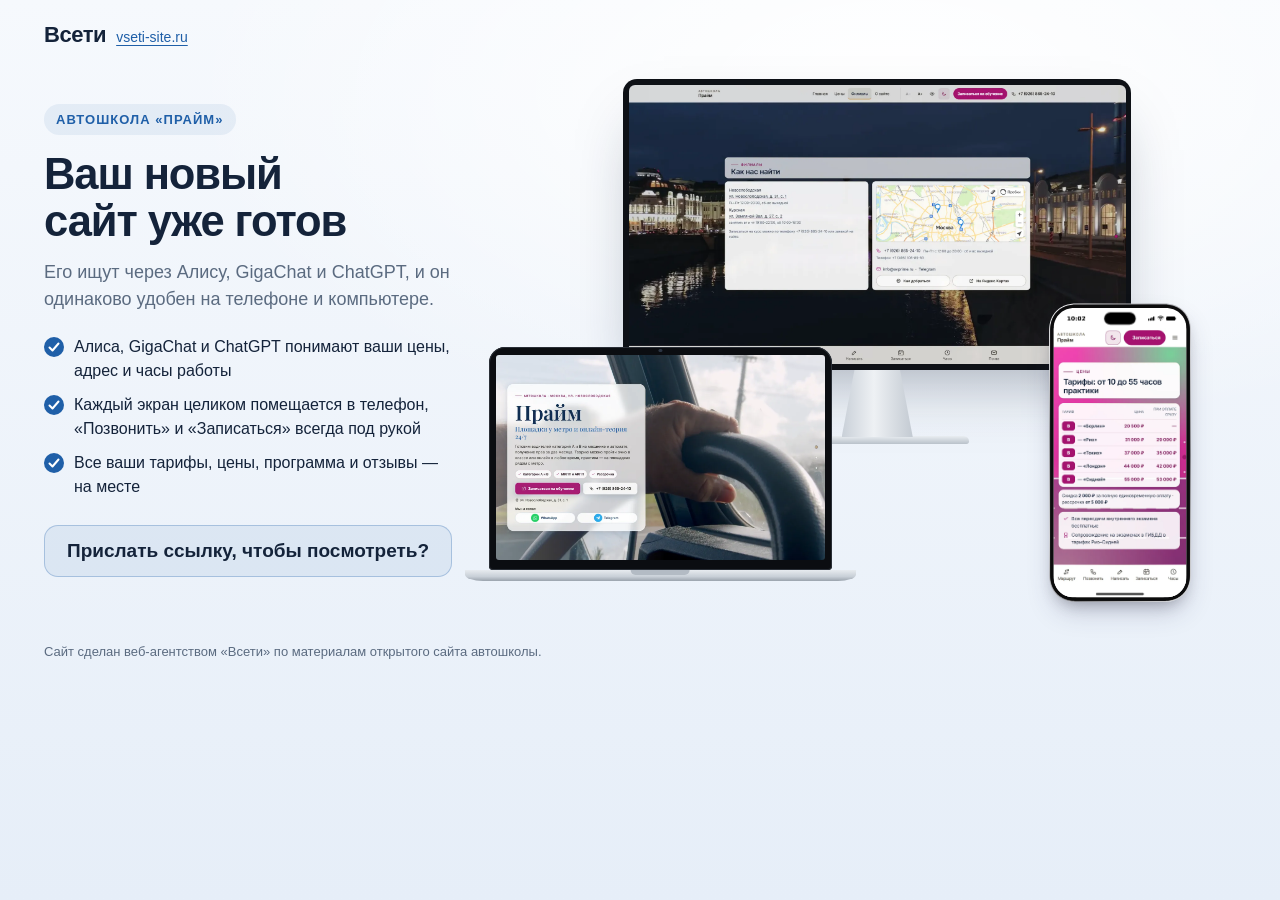
<file: vitrina/index.html>
<!doctype html>
<html lang="ru">
<head>
<meta charset="utf-8">
<meta name="viewport" content="width=device-width, initial-scale=1">
<meta name="robots" content="noindex, nofollow">
<title>Новый сайт автошколы «Прайм» — веб-агентство «Всети»</title>
<style>
@layer stageshow{:where(.ss-phone){position:relative}.ss-phone{flex-shrink:0;box-shadow:0 calc(var(--ps) * 40) calc(var(--ps) * 80) calc(var(--ps) * -16) #32325d40,0 calc(var(--ps) * 24) calc(var(--ps) * 48) calc(var(--ps) * -24) #0000004d}.ss-phone__glass{height:100%}.ss-phone__window{position:relative;overflow:hidden;isolation:isolate}.ss-phone:is([data-frame=pro],[data-frame=silver],[data-frame=bezel],[data-frame=clay],[data-frame=outline],[data-frame=bare]){--ss-phone-glass: #0b0b0c;--ss-phone-rim: #2c2c2d;--ss-phone-seam: #e0dfdc;--ss-phone-line: var(--ss-text-faint, #9a9a9d);background:none}.ss-phone__bands{position:absolute;inset:0;overflow:visible;pointer-events:none}.ss-phone:is([data-frame=pro],[data-frame=silver],[data-frame=bezel],[data-frame=clay],[data-frame=outline]) .ss-phone__glass{position:relative}.ss-phone[data-frame=pro]{--ss-phone-band-1: #e3e3e6;--ss-phone-band-2: #9a9ba0;--ss-phone-band-3: #cfd0d4;--ss-phone-band-4: #85868b;--ss-phone-band-5: #c9cacd}.ss-stage[data-theme=dark] .ss-phone[data-frame=pro],.ss-stage[data-theme=glass] .ss-phone[data-frame=pro][data-dark]{--ss-phone-band-1: #5b5c61;--ss-phone-band-2: #2b2c2f;--ss-phone-band-3: #48494d;--ss-phone-band-4: #232427;--ss-phone-band-5: #404145}.ss-phone[data-frame=silver]{--ss-phone-band-1: #f4f4f6;--ss-phone-band-2: #c9cacf;--ss-phone-band-3: #eeeef1;--ss-phone-band-4: #b9babf;--ss-phone-band-5: #e6e6ea}.ss-phone[data-frame=bezel]{--ss-phone-glass: #111113}.ss-phone[data-frame=clay]{--ss-phone-clay-top: color-mix(in srgb, var(--ss-phone-clay, #ecebe8), #fff 45%);--ss-phone-clay-bottom: color-mix(in srgb, var(--ss-phone-clay, #ecebe8), #000 6%);box-shadow:0 calc(var(--ps) * 30) calc(var(--ps) * 60) calc(var(--ps) * -12) #32325d33,0 calc(var(--ps) * 16) calc(var(--ps) * 32) calc(var(--ps) * -16) #00000029}.ss-stage[data-theme=dark] .ss-phone[data-frame=clay]{--ss-phone-clay-top: color-mix(in srgb, var(--ss-phone-clay, #2a2a2e), #fff 6%);--ss-phone-clay-bottom: var(--ss-phone-clay, #2a2a2e);--ss-phone-seam: #333338}.ss-phone[data-frame=outline]{box-shadow:none}.ss-stage[data-theme=blueprint] .ss-phone[data-frame=outline]{--ss-phone-line: var(--ss-line)}.ss-phone:not([data-frame=android],[data-frame=soft]) .ss-phone__status{height:62px;padding:0}.ss-phone:not([data-frame=android],[data-frame=soft]) .ss-phone__time{position:absolute;top:21.5px;left:0;width:138.5px;line-height:22px;text-align:center}.ss-phone:not([data-frame=android],[data-frame=soft]) .ss-phone__glyphs{position:absolute;top:25.33px;left:285.25px;align-items:flex-start;gap:8px}.ss-phone:not([data-frame=android],[data-frame=soft]) .ss-phone__signal{margin-top:1px}.ss-phone:not([data-frame=android],[data-frame=soft]) .ss-phone__battery{margin-top:.33px}.ss-phone[data-frame=photo]{position:relative;background:none}.ss-phone__photo{position:absolute;z-index:4;background:var(--ss-phone-photo-light, none) center / 100% 100% no-repeat;pointer-events:none}.ss-stage[data-theme=dark] .ss-phone__photo,.ss-phone[data-dark] .ss-phone__photo{background-image:var(--ss-phone-photo-dark, var(--ss-phone-photo-light, none))}.ss-phone[data-frame=android]{background:linear-gradient(150deg,#3a3b3f,#1d1e21 40%,#2f3034 70%,#1a1b1e)}.ss-phone[data-frame=android] .ss-phone__glass{background:#050505}.ss-phone[data-frame=android] .ss-phone__island{top:14px;width:24px;height:24px;border-radius:50%}.ss-phone[data-frame=android] .ss-phone__status{height:48px;padding:0 26px}.ss-phone[data-frame=android] .ss-phone__time{font-family:system-ui,sans-serif;font-size:15px;font-weight:500}.ss-phone[data-frame=android] .ss-phone__content[data-status]{padding-top:48px}.ss-phone[data-frame=android] .ss-phone__home{width:108px;height:4px}.ss-phone[data-frame=soft]{box-shadow:0 0 0 calc(var(--ps) * 1.5) #0a25400d,0 calc(var(--ps) * 30) calc(var(--ps) * 60) calc(var(--ps) * -12) #32325d2e,0 calc(var(--ps) * 18) calc(var(--ps) * 36) calc(var(--ps) * -18) #0000001f}.ss-phone[data-frame=soft] .ss-phone__glass{background:#f6f9fc;box-shadow:inset 0 calc(var(--ps) * -2.9) calc(var(--ps) * 7.2) #0a254038}.ss-stage[data-theme=dark] .ss-phone[data-frame=soft] .ss-phone__glass{background:#1c2433;box-shadow:inset 0 calc(var(--ps) * -2.9) calc(var(--ps) * 7.2) #00000073}.ss-phone__screen{--pt: 1px;position:absolute;top:0;left:0;display:flex;flex-direction:column;overflow:hidden;background:#fff;color:#000;font-family:-apple-system,system-ui,sans-serif;font-size:15px;letter-spacing:-.015em;transform-origin:0 0;-webkit-font-smoothing:antialiased}.ss-phone[data-dark] .ss-phone__screen{background:#000;color:#fff}.ss-phone__status{position:absolute;top:0;right:0;left:0;z-index:2;display:flex;align-items:center;justify-content:space-between;height:54px;padding:0 34px 0 52px;transition:color .3s ease;will-change:transform}.ss-phone__time{font-family:SF Pro Text,-apple-system,system-ui,sans-serif;font-variation-settings:"opsz" 17;font-size:17.67px;font-weight:590;letter-spacing:0}.ss-phone__island{position:absolute;top:var(--ss-island-top, 14px);left:50%;z-index:3;width:var(--ss-island-w, 95px);height:37px;border-radius:18.5px;background:#000;transform:translate(-50%)}.ss-phone__glyphs{display:flex;align-items:center;gap:8px}.ss-phone__glyph{display:block}.ss-phone__content{position:relative;flex:1;min-height:0}.ss-phone__content[data-status]{padding-top:62px}.ss-phone__content:not([data-status]){padding-top:44px}.ss-phone[data-frame=bare] .ss-phone__content{padding-right:8px;padding-left:8px}.ss-phone__home{position:absolute;bottom:8px;left:50%;z-index:2;width:144px;height:5px;border-radius:2.5px;background:currentColor;transform:translate(-50%);transition:color .3s ease;will-change:transform}.ss-lock{position:absolute;inset:0;color:#fff;text-align:center}.ss-lock__date{margin-top:66px;font-size:22px;font-weight:600;letter-spacing:-.01em;opacity:.85}.ss-lock__clock{margin-top:-4px;font-size:112px;font-weight:700;line-height:1;letter-spacing:-.035em;font-variant-numeric:tabular-nums;opacity:.92}.ss-lock__stack{position:absolute;right:0;bottom:118px;left:0;display:flex;flex-direction:column;gap:8px;text-align:left}.ss-lock__stack[data-at=top]{top:290px;bottom:auto}.ss-lock__controls{position:absolute;right:46px;bottom:48px;left:46px;display:flex;justify-content:space-between}.ss-lock__control{display:grid;place-items:center;width:50px;height:50px;border-radius:50%;background:#0a0c1842;backdrop-filter:blur(24px) saturate(1.3);color:#fff}.ss-notification{display:flex;align-items:center;gap:13px;margin:0 18px;padding:14px 17px 14px 14px;border-radius:23px;background:#fcfcfdc2;backdrop-filter:blur(30px) saturate(1.25);box-shadow:0 4px 24px #0000000f;color:#000;text-align:left}.ss-notification[data-banner]{position:absolute;top:56px;right:0;left:0;z-index:2;animation:ss-banner-in .52s cubic-bezier(.2,.9,.25,1) both}@keyframes ss-banner-in{0%{transform:translateY(-110px)}}.ss-notification__icon{display:grid;flex-shrink:0;place-items:center;width:38px;height:38px;overflow:hidden;border-radius:9px;background:var(--ss-accent);color:#fff}.ss-notification__icon:has(>img){background:none}.ss-notification__icon>img{display:block;width:100%;height:100%}.ss-notification__text{display:flex;flex:1;flex-direction:column;min-width:0;font-size:15px;line-height:18px;letter-spacing:-.016em}.ss-notification__head{display:flex;align-items:baseline;gap:8px}.ss-notification__title{flex:1;min-width:0;overflow:hidden;font-weight:600;white-space:nowrap;text-overflow:ellipsis}.ss-notification__time{flex-shrink:0;font-size:12px;letter-spacing:-.005em;color:#3c3c4399}.ss-notification__body{display:-webkit-box;overflow:hidden;-webkit-line-clamp:3;-webkit-box-orient:vertical}.ss-lock[data-size=satellite] .ss-lock__stack{top:232px;bottom:auto}.ss-lock[data-size=satellite][data-clock=off] .ss-lock__stack{top:74px}.ss-notification{will-change:transform}.ss-phone:not([data-dark]) .ss-notification{background:#ffffffeb;box-shadow:0 0 0 .5px #00000014,0 8px 24px #0000001f}.ss-phone__time-bar{display:inline-block;width:30px;height:7px;border-radius:4px;background:currentColor;opacity:.5}}
:root{--ink:#14233a;--muted:#5b6b80;--accent:#1f5fa8;--sand:#ffc94d;--bg1:#f6f9fd;--bg2:#e6eef8}
*{box-sizing:border-box}
html,body{margin:0}
body{font:16px/1.5 -apple-system,"Segoe UI",Roboto,Arial,sans-serif;color:var(--ink);background:radial-gradient(1200px 600px at 70% 10%,#ffffff 0,rgba(255,255,255,0) 60%),linear-gradient(180deg,var(--bg1),var(--bg2));min-height:100vh}
a{color:inherit}
.top{display:flex;align-items:center;justify-content:space-between;max-width:1240px;margin:0 auto;padding:18px 24px}
.brand{display:flex;align-items:baseline;gap:10px;text-decoration:none}
.brand b{font-size:22px;letter-spacing:-.02em}
.brand span{font-size:14px;color:var(--accent);text-decoration:underline;text-underline-offset:3px}
.hero{max-width:1240px;margin:0 auto;padding:10px 24px 40px;display:grid;grid-template-columns:minmax(0,.82fr) minmax(0,1.5fr);gap:36px;align-items:center}
.eyebrow{display:inline-block;font-size:13px;font-weight:600;letter-spacing:.08em;text-transform:uppercase;color:var(--accent);background:rgba(31,95,168,.08);padding:6px 12px;border-radius:999px}
h1{text-wrap:balance;font-size:clamp(30px,3.4vw,48px);line-height:1.08;letter-spacing:-.025em;margin:16px 0 14px}
.lead{font-size:18px;color:var(--muted);margin:0 0 22px;max-width:30em}
.pts{list-style:none;padding:0;margin:0 0 26px;display:grid;gap:10px}
.pts li{display:flex;gap:10px;align-items:flex-start}
.pts li::before{content:"";flex:none;width:20px;height:20px;margin-top:2px;border-radius:50%;background:var(--accent) url("data:image/svg+xml,%3Csvg xmlns='http://www.w3.org/2000/svg' viewBox='0 0 20 20'%3E%3Cpath d='M5.5 10.5l3 3 6-7' fill='none' stroke='%23fff' stroke-width='2' stroke-linecap='round' stroke-linejoin='round'/%3E%3C/svg%3E") center/100% no-repeat}
.cta{display:flex;flex-wrap:wrap;gap:14px;align-items:center}
.btn{display:inline-flex;align-items:center;gap:8px;min-height:52px;padding:0 26px;border-radius:14px;background:var(--accent);color:#fff;font-weight:600;text-decoration:none;box-shadow:0 10px 24px rgba(31,95,168,.28)}
.btn:hover{background:#174a86}
.ask{margin:0;display:inline-flex;align-items:center;min-height:52px;padding:12px 22px;line-height:1.3;border-radius:14px;background:rgba(31,95,168,.08);border:1.5px solid rgba(31,95,168,.28);color:var(--ink);font-size:19px;font-weight:600}
/* сцена с устройствами */
.stage{position:relative;width:100%;aspect-ratio:16/11.2}
.dv{position:absolute}
.dv img{display:block;width:100%;height:100%;object-fit:cover;object-position:center top}
.mon .scr img,.lap .scr img{height:auto}
.mon{left:18%;top:0;width:68%}
.mon .scr{padding:1.1%;background:#0e1116;border-radius:14px;box-shadow:0 30px 60px -20px rgba(20,35,58,.35)}
.mon .scr img{border-radius:6px}
.mon .neck{width:14%;aspect-ratio:1/.95;margin:0 auto;background:linear-gradient(90deg,#c9d0d8,#eef1f4 45%,#c3cad2);clip-path:polygon(18% 0,82% 0,100% 100%,0 100%)}
.mon .foot{width:36%;aspect-ratio:36/1.5;margin:-1px auto 0;border-radius:6px 6px 3px 3px;background:linear-gradient(180deg,#e9edf1,#b9c1ca);box-shadow:0 12px 20px -8px rgba(20,35,58,.4)}
.lap{left:0;bottom:4%;width:46%}
.lap .scr{padding:2.2% 2.2% 3%;background:#0b0d11;border-radius:16px 16px 4px 4px;position:relative;box-shadow:0 0 0 1px #2a2f37 inset}
.lap .scr::before{content:"";position:absolute;top:1%;left:50%;width:.9%;aspect-ratio:1;border-radius:50%;background:#2b3442;transform:translateX(-50%)}
.lap .scr img{border-radius:3px}
.lap .base{position:relative;height:0;padding-bottom:3.2%;margin:0 -7%;background:linear-gradient(180deg,#e7ebef 0,#c8cfd7 60%,#9aa3ad 100%);border-radius:0 0 18px 18px/0 0 60% 60%;box-shadow:0 22px 30px -14px rgba(20,35,58,.45)}
.lap .base::after{content:"";position:absolute;top:0;left:50%;width:15%;height:40%;transform:translateX(-50%);background:#b3bbc4;border-radius:0 0 8px 8px}
.tab{right:1.5%;bottom:3%;width:23%}
.tab .scr{aspect-ratio:820/1180;padding:4.5%;background:#121419;border-radius:22px;box-shadow:0 0 0 2px #c7ced6,0 28px 50px -18px rgba(20,35,58,.45)}
.tab .scr img{border-radius:10px}
.ph{right:6%;bottom:0;width:340px;transform-origin:100% 100%}
.ph-shot{display:block;width:100%;height:auto}
.note{max-width:1240px;margin:0 auto;padding:0 24px 34px;color:var(--muted);font-size:13px}
@media (max-width:600px){
  .stage{aspect-ratio:16/9.8}
  .mon{display:none}
  .lap{left:6%;width:64%;bottom:6%}
  .ph{right:5%}
}
@media (max-width:900px){
  .hero{grid-template-columns:1fr;gap:26px;padding-top:0}
  .stage{order:-1}
  .lead{font-size:16.5px}
}
</style>
</head>
<body>
<header class="top"><a class="brand" href="https://vseti-site.ru/" target="_blank" rel="noopener"><b>Всети</b><span>vseti-site.ru</span></a></header>
<main class="hero">
  <div class="txt">
    <span class="eyebrow">Автошкола «Прайм»</span>
    <h1>Ваш новый сайт уже готов</h1>
    <p class="lead">Его ищут через Алису, GigaChat и ChatGPT, и он одинаково удобен на телефоне и компьютере.</p>
    <ul class="pts">
      <li>Алиса, GigaChat и ChatGPT понимают ваши цены, адрес и часы работы</li>
      <li>Каждый экран целиком помещается в телефон, «Позвонить» и «Записаться» всегда под рукой</li>
      <li>Все ваши тарифы, цены, программа и отзывы — на месте</li>
    </ul>
    <div class="cta">
      <p class="ask">Прислать ссылку, чтобы посмотреть?</p>
    </div>
  </div>
  <div class="stage" id="stage" aria-label="Новый сайт на компьютере, ноутбуке и телефоне">
    <div class="dv mon"><div class="scr"><img src="img/monitor.webp?v=2" alt="" width="1600" height="900"></div><div class="neck"></div><div class="foot"></div></div>
    <div class="dv lap"><div class="scr"><img src="img/laptop.webp?v=2" alt="" width="1280" height="800"></div><div class="base"></div></div>
    <div class="dv ph" id="ph"><div class="ss-phone z-phone" data-frame="pro" style="width: 340px; height: 714.953px; padding: 2.38318px; border-radius: 61.1682px; --ps: 0.794392523364486px;"><svg class="ss-phone__bands" width="100%" height="100%" aria-hidden="true"><defs><linearGradient id="ph-band" x1="0.2" y1="0" x2="0.8" y2="1"><stop offset="0" style="stop-color: var(--ss-phone-band-1);"></stop><stop offset="0.22" style="stop-color: var(--ss-phone-band-2);"></stop><stop offset="0.48" style="stop-color: var(--ss-phone-band-3);"></stop><stop offset="0.74" style="stop-color: var(--ss-phone-band-4);"></stop><stop offset="1" style="stop-color: var(--ss-phone-band-5);"></stop></linearGradient><linearGradient id="ph-clay" x1="0" y1="0" x2="0" y2="1"><stop offset="0" style="stop-color: var(--ss-phone-clay-top);"></stop><stop offset="1" style="stop-color: var(--ss-phone-clay-bottom);"></stop></linearGradient></defs><g transform="translate(10.327102803738317 10.327102803738317)" stroke-linejoin="round"><path d="M262.94 0.00L267.09 0.06L270.49 0.24L273.65 0.53L276.65 0.94L279.51 1.47L282.27 2.11L284.93 2.87L287.50 3.74L289.97 4.72L292.36 5.81L294.65 7.02L296.85 8.33L298.96 9.75L300.98 11.27L302.90 12.90L304.72 14.62L306.45 16.45L308.08 18.37L309.60 20.38L311.02 22.49L312.33 24.70L313.53 26.99L314.63 29.37L315.61 31.85L316.48 34.41L317.24 37.07L317.88 39.83L318.41 42.70L318.82 45.69L319.11 48.85L319.29 52.25L319.35 56.40L319.35 637.90L319.29 642.04L319.11 645.45L318.82 648.60L318.41 651.60L317.88 654.47L317.24 657.23L316.48 659.89L315.61 662.45L314.63 664.92L313.53 667.31L312.33 669.60L311.02 671.80L309.60 673.91L308.08 675.93L306.45 677.85L304.72 679.68L302.90 681.40L300.98 683.03L298.96 684.55L296.85 685.97L294.65 687.28L292.36 688.49L289.97 689.58L287.50 690.56L284.93 691.43L282.27 692.19L279.51 692.83L276.65 693.36L273.65 693.77L270.49 694.06L267.09 694.24L262.94 694.30L56.40 694.30L52.25 694.24L48.85 694.06L45.69 693.77L42.70 693.36L39.83 692.83L37.07 692.19L34.41 691.43L31.85 690.56L29.37 689.58L26.99 688.49L24.70 687.28L22.49 685.97L20.38 684.55L18.37 683.03L16.45 681.40L14.62 679.68L12.90 677.85L11.27 675.93L9.75 673.91L8.33 671.80L7.02 669.60L5.81 667.31L4.72 664.92L3.74 662.45L2.87 659.89L2.11 657.23L1.47 654.47L0.94 651.60L0.53 648.60L0.24 645.45L0.06 642.04L0.00 637.90L0.00 56.40L0.06 52.25L0.24 48.85L0.53 45.69L0.94 42.70L1.47 39.83L2.11 37.07L2.87 34.41L3.74 31.85L4.72 29.37L5.81 26.99L7.02 24.70L8.33 22.49L9.75 20.38L11.27 18.37L12.90 16.45L14.62 14.62L16.45 12.90L18.37 11.27L20.38 9.75L22.49 8.33L24.70 7.02L26.99 5.81L29.37 4.72L31.85 3.74L34.41 2.87L37.07 2.11L39.83 1.47L42.70 0.94L45.69 0.53L48.85 0.24L52.25 0.06L56.40 0.00Z" fill="none" stroke-width="20.654205607476634" stroke="url(#ph-band)"></path><path d="M262.94 0.00L267.09 0.06L270.49 0.24L273.65 0.53L276.65 0.94L279.51 1.47L282.27 2.11L284.93 2.87L287.50 3.74L289.97 4.72L292.36 5.81L294.65 7.02L296.85 8.33L298.96 9.75L300.98 11.27L302.90 12.90L304.72 14.62L306.45 16.45L308.08 18.37L309.60 20.38L311.02 22.49L312.33 24.70L313.53 26.99L314.63 29.37L315.61 31.85L316.48 34.41L317.24 37.07L317.88 39.83L318.41 42.70L318.82 45.69L319.11 48.85L319.29 52.25L319.35 56.40L319.35 637.90L319.29 642.04L319.11 645.45L318.82 648.60L318.41 651.60L317.88 654.47L317.24 657.23L316.48 659.89L315.61 662.45L314.63 664.92L313.53 667.31L312.33 669.60L311.02 671.80L309.60 673.91L308.08 675.93L306.45 677.85L304.72 679.68L302.90 681.40L300.98 683.03L298.96 684.55L296.85 685.97L294.65 687.28L292.36 688.49L289.97 689.58L287.50 690.56L284.93 691.43L282.27 692.19L279.51 692.83L276.65 693.36L273.65 693.77L270.49 694.06L267.09 694.24L262.94 694.30L56.40 694.30L52.25 694.24L48.85 694.06L45.69 693.77L42.70 693.36L39.83 692.83L37.07 692.19L34.41 691.43L31.85 690.56L29.37 689.58L26.99 688.49L24.70 687.28L22.49 685.97L20.38 684.55L18.37 683.03L16.45 681.40L14.62 679.68L12.90 677.85L11.27 675.93L9.75 673.91L8.33 671.80L7.02 669.60L5.81 667.31L4.72 664.92L3.74 662.45L2.87 659.89L2.11 657.23L1.47 654.47L0.94 651.60L0.53 648.60L0.24 645.45L0.06 642.04L0.00 637.90L0.00 56.40L0.06 52.25L0.24 48.85L0.53 45.69L0.94 42.70L1.47 39.83L2.11 37.07L2.87 34.41L3.74 31.85L4.72 29.37L5.81 26.99L7.02 24.70L8.33 22.49L9.75 20.38L11.27 18.37L12.90 16.45L14.62 14.62L16.45 12.90L18.37 11.27L20.38 9.75L22.49 8.33L24.70 7.02L26.99 5.81L29.37 4.72L31.85 3.74L34.41 2.87L37.07 2.11L39.83 1.47L42.70 0.94L45.69 0.53L48.85 0.24L52.25 0.06L56.40 0.00Z" fill="none" stroke-width="15.88785046728972" style="stroke: var(--ss-phone-rim);"></path><path d="M262.94 0.00L267.09 0.06L270.49 0.24L273.65 0.53L276.65 0.94L279.51 1.47L282.27 2.11L284.93 2.87L287.50 3.74L289.97 4.72L292.36 5.81L294.65 7.02L296.85 8.33L298.96 9.75L300.98 11.27L302.90 12.90L304.72 14.62L306.45 16.45L308.08 18.37L309.60 20.38L311.02 22.49L312.33 24.70L313.53 26.99L314.63 29.37L315.61 31.85L316.48 34.41L317.24 37.07L317.88 39.83L318.41 42.70L318.82 45.69L319.11 48.85L319.29 52.25L319.35 56.40L319.35 637.90L319.29 642.04L319.11 645.45L318.82 648.60L318.41 651.60L317.88 654.47L317.24 657.23L316.48 659.89L315.61 662.45L314.63 664.92L313.53 667.31L312.33 669.60L311.02 671.80L309.60 673.91L308.08 675.93L306.45 677.85L304.72 679.68L302.90 681.40L300.98 683.03L298.96 684.55L296.85 685.97L294.65 687.28L292.36 688.49L289.97 689.58L287.50 690.56L284.93 691.43L282.27 692.19L279.51 692.83L276.65 693.36L273.65 693.77L270.49 694.06L267.09 694.24L262.94 694.30L56.40 694.30L52.25 694.24L48.85 694.06L45.69 693.77L42.70 693.36L39.83 692.83L37.07 692.19L34.41 691.43L31.85 690.56L29.37 689.58L26.99 688.49L24.70 687.28L22.49 685.97L20.38 684.55L18.37 683.03L16.45 681.40L14.62 679.68L12.90 677.85L11.27 675.93L9.75 673.91L8.33 671.80L7.02 669.60L5.81 667.31L4.72 664.92L3.74 662.45L2.87 659.89L2.11 657.23L1.47 654.47L0.94 651.60L0.53 648.60L0.24 645.45L0.06 642.04L0.00 637.90L0.00 56.40L0.06 52.25L0.24 48.85L0.53 45.69L0.94 42.70L1.47 39.83L2.11 37.07L2.87 34.41L3.74 31.85L4.72 29.37L5.81 26.99L7.02 24.70L8.33 22.49L9.75 20.38L11.27 18.37L12.90 16.45L14.62 14.62L16.45 12.90L18.37 11.27L20.38 9.75L22.49 8.33L24.70 7.02L26.99 5.81L29.37 4.72L31.85 3.74L34.41 2.87L37.07 2.11L39.83 1.47L42.70 0.94L45.69 0.53L48.85 0.24L52.25 0.06L56.40 0.00Z" fill="none" stroke-width="14.69626168224299" style="stroke: var(--ss-phone-glass);"></path></g></svg><div class="ss-phone__glass" style="padding: 7.94393px; border-radius: 58.785px;"><div class="ss-phone__window" style="width: 319.346px; height: 694.299px; clip-path: path(&quot;M 262.94 0 L 267.09 0.06 L 270.49 0.24 L 273.65 0.53 L 276.65 0.94 L 279.51 1.47 L 282.27 2.11 L 284.93 2.87 L 287.5 3.74 L 289.97 4.72 L 292.36 5.81 L 294.65 7.02 L 296.85 8.33 L 298.96 9.75 L 300.98 11.27 L 302.9 12.9 L 304.72 14.62 L 306.45 16.45 L 308.08 18.37 L 309.6 20.38 L 311.02 22.49 L 312.33 24.7 L 313.53 26.99 L 314.63 29.37 L 315.61 31.85 L 316.48 34.41 L 317.24 37.07 L 317.88 39.83 L 318.41 42.7 L 318.82 45.69 L 319.11 48.85 L 319.29 52.25 L 319.35 56.4 L 319.35 637.9 L 319.29 642.04 L 319.11 645.45 L 318.82 648.6 L 318.41 651.6 L 317.88 654.47 L 317.24 657.23 L 316.48 659.89 L 315.61 662.45 L 314.63 664.92 L 313.53 667.31 L 312.33 669.6 L 311.02 671.8 L 309.6 673.91 L 308.08 675.93 L 306.45 677.85 L 304.72 679.68 L 302.9 681.4 L 300.98 683.03 L 298.96 684.55 L 296.85 685.97 L 294.65 687.28 L 292.36 688.49 L 289.97 689.58 L 287.5 690.56 L 284.93 691.43 L 282.27 692.19 L 279.51 692.83 L 276.65 693.36 L 273.65 693.77 L 270.49 694.06 L 267.09 694.24 L 262.94 694.3 L 56.4 694.3 L 52.25 694.24 L 48.85 694.06 L 45.69 693.77 L 42.7 693.36 L 39.83 692.83 L 37.07 692.19 L 34.41 691.43 L 31.85 690.56 L 29.37 689.58 L 26.99 688.49 L 24.7 687.28 L 22.49 685.97 L 20.38 684.55 L 18.37 683.03 L 16.45 681.4 L 14.62 679.68 L 12.9 677.85 L 11.27 675.93 L 9.75 673.91 L 8.33 671.8 L 7.02 669.6 L 5.81 667.31 L 4.72 664.92 L 3.74 662.45 L 2.87 659.89 L 2.11 657.23 L 1.47 654.47 L 0.94 651.6 L 0.53 648.6 L 0.24 645.45 L 0.06 642.04 L 0 637.9 L 0 56.4 L 0.06 52.25 L 0.24 48.85 L 0.53 45.69 L 0.94 42.7 L 1.47 39.83 L 2.11 37.07 L 2.87 34.41 L 3.74 31.85 L 4.72 29.37 L 5.81 26.99 L 7.02 24.7 L 8.33 22.49 L 9.75 20.38 L 11.27 18.37 L 12.9 16.45 L 14.62 14.62 L 16.45 12.9 L 18.37 11.27 L 20.38 9.75 L 22.49 8.33 L 24.7 7.02 L 26.99 5.81 L 29.37 4.72 L 31.85 3.74 L 34.41 2.87 L 37.07 2.11 L 39.83 1.47 L 42.7 0.94 L 45.69 0.53 L 48.85 0.24 L 52.25 0.06 L 56.4 0 Z&quot;);"><div class="ss-phone__screen" style="width: 402px; height: 874px; transform: scale(0.794393); --ss-screen-r: 64px;"><div class="ss-phone__status"><span class="ss-phone__time">10:02</span><span class="ss-phone__glyphs"><svg viewBox="0 0 20.33 13.67" width="20.33" height="13.67" class="ss-phone__glyph ss-phone__signal"><rect x="0" y="7.34" width="3.333" height="6.33" rx="1.667" fill="currentColor"></rect><rect x="5.667" y="5" width="3.333" height="8.67" rx="1.667" fill="currentColor"></rect><rect x="11.334" y="2.67" width="3.333" height="11" rx="1.667" fill="currentColor"></rect><rect x="17.000999999999998" y="0" width="3.333" height="13.67" rx="1.667" fill="currentColor"></rect></svg><svg viewBox="0 0 19.33 14.33" width="19.33" height="14.33" class="ss-phone__glyph ss-phone__wifi"><path fill-rule="evenodd" fill="currentColor" d="M0.415933 5.54283C0.902185 6.04412 1.66017 5.95818 2.27513 5.41393C4.30595 3.58064 6.83731 2.63535 9.66901 2.63535C12.5007 2.63535 15.0464 3.60928 17.0629 5.41393C17.6636 5.97251 18.4215 6.0298 18.9221 5.54283C19.4226 5.02722 19.4942 4.2538 18.9793 3.70954C16.8341 1.51819 13.3302 0 9.66901 0C6.00783 0 2.48965 1.53251 0.358727 3.72387C-0.156127 4.2538 -0.0989213 5.02722 0.415933 5.55715L0.415933 5.54283ZM3.94841 9.13779C4.50617 9.68205 5.22124 9.62476 5.85051 9.10915C6.88022 8.29276 8.25316 7.73418 9.66901 7.7485C11.0706 7.7485 12.4435 8.29276 13.4875 9.12347C14.1168 9.63908 14.8605 9.66773 15.4039 9.12347C15.9331 8.57921 16.0189 7.7485 15.4611 7.23289C14.0739 5.98683 11.9859 5.11315 9.68332 5.11315C7.38077 5.11315 5.27845 5.98683 3.9055 7.23289C3.41925 7.69121 3.31914 8.47896 3.96271 9.13779L3.94841 9.13779ZM8.72511 13.8929C9.34008 14.4801 9.98365 14.4801 10.5986 13.8929L11.757 12.7757C12.372 12.1742 12.5007 11.4151 11.7999 10.8995C11.2136 10.4841 10.4699 10.212 9.66901 10.212C8.86813 10.212 8.11015 10.4841 7.53809 10.9138C6.83731 11.4151 6.98033 12.1885 7.59529 12.7757L8.73942 13.8929L8.72511 13.8929Z"></path></svg><svg viewBox="0 0 29.33 13.67" width="29.33" height="13.67" class="ss-phone__glyph ss-phone__battery"><path fill="currentColor" d="M0 6.4C0 4.15979 0 3.03969 0.435974 2.18404C0.819467 1.43139 1.43139 0.819467 2.18404 0.435974C3.03969 0 4.15979 0 6.4 0L19.933 0C22.1732 0 23.2933 0 24.149 0.435974C24.9016 0.819467 25.5135 1.43139 25.897 2.18404C26.333 3.03969 26.333 4.15979 26.333 6.4L26.333 7.26666C26.333 9.50687 26.333 10.627 25.897 11.4826C25.5135 12.2353 24.9016 12.8472 24.149 13.2307C23.2933 13.6667 22.1732 13.6667 19.933 13.6667L6.4 13.6667C4.15979 13.6667 3.03969 13.6667 2.18404 13.2307C1.43139 12.8472 0.819467 12.2353 0.435974 11.4826C0 10.627 0 9.50687 0 7.26666L0 6.4Z"></path><path fill-rule="evenodd" fill="currentColor" transform="translate(27.33 4.33)" d="M0 0L0 5C0.601505 4.8625 2 3.75 2 2.5C2 1.25 0.601505 0.1375 0 0Z"></path></svg></span></div><span class="ss-phone__island"></span><div class="ss-phone__content" data-status="true"><img class="ph-shot" src="img/phone.webp?v=2" alt="Новый сайт автошколы «Прайм» на телефоне" width="393" height="794"></div><span class="ss-phone__home"></span></div></div></div></div></div>
  </div>
</main>
<p class="note">Сайт сделан веб-агентством «Всети» по материалам открытого сайта автошколы.</p>
<script>
(function(){var st=document.getElementById('stage'),ph=document.getElementById('ph');
function fit(){var k=st.clientWidth*(innerWidth<=600?0.27:0.19)/340;ph.style.transform='scale('+k+')';}
fit();addEventListener('resize',fit);})();
</script>
</body>
</html>
</file>
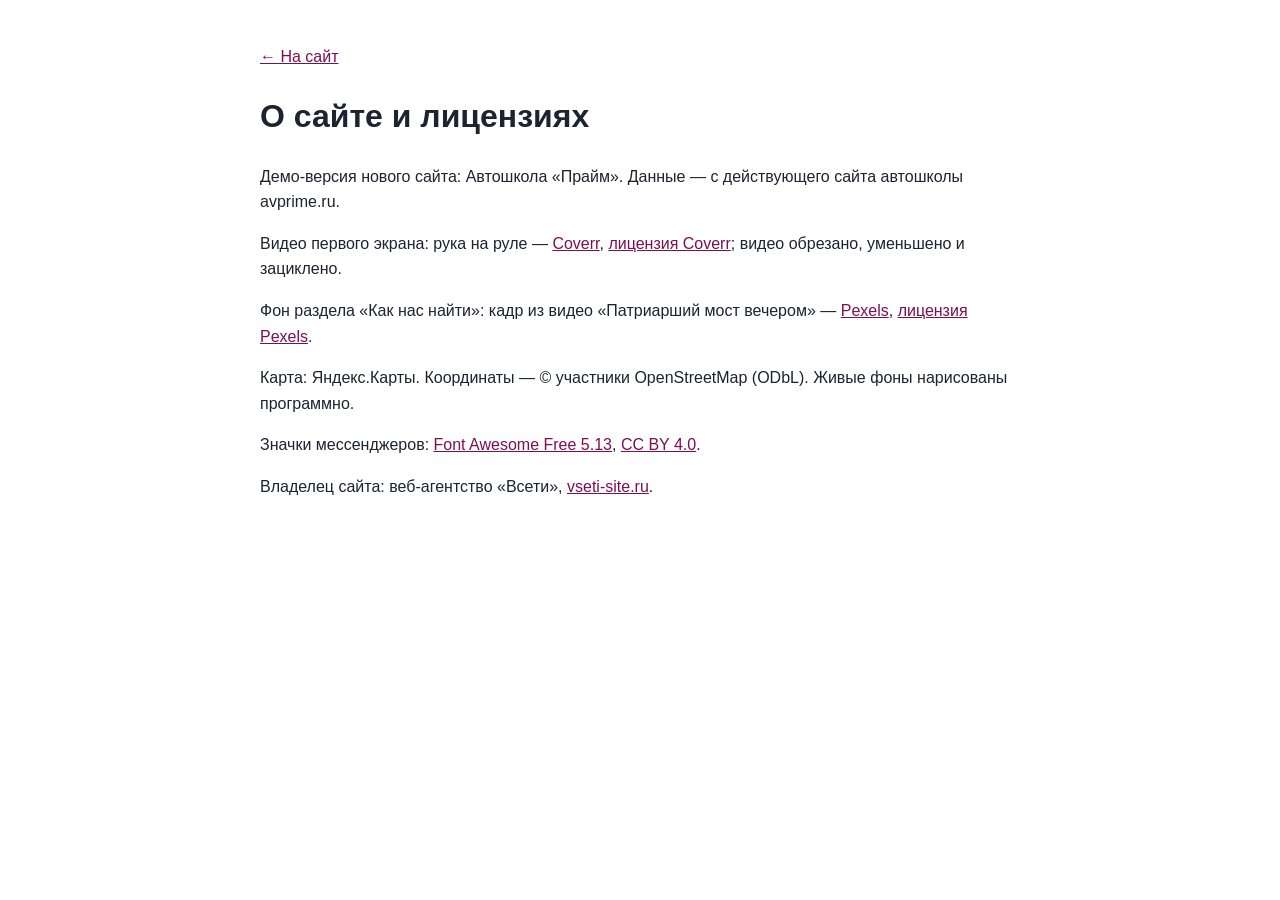
<file: credits.html>
<!doctype html><html lang="ru"><head><meta charset="utf-8"><meta name="viewport" content="width=device-width,initial-scale=1"><meta name="robots" content="noindex"><title>О сайте — Автошкола «Прайм»</title>
<style>body{font:16px/1.6 Inter,Arial,sans-serif;max-width:760px;margin:0 auto;padding:28px 18px;color:#1b2430}a{color:#7c0e53}</style></head><body>
<p><a href="./">← На сайт</a></p><h1>О сайте и лицензиях</h1>
<p>Демо-версия нового сайта: Автошкола «Прайм». Данные — с действующего сайта автошколы avprime.ru.</p>
<p>Видео первого экрана: рука на руле — <a href="https://coverr.co/videos/hand-on-a-steering-wheel-hrup2fwk9p" target="_blank" rel="noopener">Coverr</a>, <a href="https://coverr.co/license" target="_blank" rel="noopener">лицензия Coverr</a>; видео обрезано, уменьшено и зациклено.</p>
<p>Фон раздела «Как нас найти»: кадр из видео «Патриарший мост вечером» — <a href="https://www.pexels.com/video/9885684/" target="_blank" rel="noopener">Pexels</a>, <a href="https://www.pexels.com/license/" target="_blank" rel="noopener">лицензия Pexels</a>.</p>
<p>Карта: Яндекс.Карты. Координаты — © участники OpenStreetMap (ODbL). Живые фоны нарисованы программно.</p>
<p>Значки мессенджеров: <a href="https://fontawesome.com" target="_blank" rel="noopener">Font Awesome Free 5.13</a>, <a href="https://creativecommons.org/licenses/by/4.0/" target="_blank" rel="noopener">CC BY 4.0</a>.</p>
<p>Владелец сайта: веб-агентство «Всети», <a href="https://vseti-site.ru" target="_blank" rel="noopener">vseti-site.ru</a>.</p>
</body></html>
</file>
<file: css/etalon.css>
/* ==========================================================================
   Эталон нотариуса. Общий слой поверх встроенных стилей index.html:
   видео-первый экран, «жидкое стекло», интерьеры на фоне экранов,
   шапка и нижняя панель со второго экрана, карточки Spotlight Card.
   ========================================================================== */

/* плавное проявление подсветки рамки (Chrome/Safari/Firefox новых версий) */
@property --hl{syntax:'<number>';inherits:true;initial-value:0}

:root{
  --glass:rgba(0,0,0,.4);
  --glass-blur:4px;
  --spot:255,196,108;          /* тёплый янтарь под интерьеры */
  --spring:cubic-bezier(.2,.9,.3,1.35);
}

/* ---------- светлый текст на тёмном стекле для всего, что лежит на фото ---------- */
.sec:not(.sec-hero),.hdr,.bar,.mmenu{
  --card:rgba(0,0,0,.4); --card-rgb:0,0,0;
  --text:#fff; --muted:rgba(255,255,255,.84);
  --line:rgba(255,255,255,.3); --line2:rgba(255,255,255,.2);
  --accent:#ecd9ac; --accent-d:#f6e9c8; --accent-l:#d3bc8a; --accent-soft:rgba(255,255,255,.13);
  --bg:rgba(0,0,0,.3); --bg2:transparent; --bg3:rgba(255,255,255,.13);
  --on-accent:#1d170b;
  --shadow:0 1px 12px rgba(0,0,0,.35); --shadow-lg:0 18px 50px rgba(0,0,0,.5);
  --ok:#8fe3a8; --bad:#ff9f96;
  color:#fff;
}
.sec:not(.sec-hero){background:#2b2319}
.sec:not(.sec-hero) .sec-scroll{
  position:relative;z-index:1;
  padding-top:calc(var(--hdr-h) / var(--zc,1) + 12px);padding-bottom:calc(var(--bar-h) + 12px);
  text-shadow:0 1px 2px rgba(0,0,0,.45)
}
.sec:not(.sec-hero) :is(input,select,textarea,button.btn,.btn){text-shadow:none}

/* ---------- фон экранов: интерьеры, затемнение ровно 50% ---------- */
.sec-bg{position:absolute;inset:0;z-index:0;overflow:hidden;pointer-events:none;background:#2b2319}
.sec-bg picture{display:block;width:100%;height:100%}
.sec-bg img{display:block;width:100%;height:100%;object-fit:cover;opacity:0;transition:opacity .9s ease}
.sec-bg img.ld,html:not(.js) .sec-bg img{opacity:1}
.sec-bg::after{content:"";position:absolute;inset:0;background:rgba(0,0,0,.5)}

/* ==========================================================================
   Жидкое стекло
   ========================================================================== */
.glass,
.sec:not(.sec-hero) :is(.sec-head,.svc,.step,.rev,.rsum,.cred,.cbox,.fq,.about-txt,.tf-card,.quote,.ilink,.chips li,.foot,.rate-chip){
  position:relative;isolation:isolate;
  background:var(--glass);
  -webkit-backdrop-filter:blur(var(--glass-blur));backdrop-filter:blur(var(--glass-blur));
  border:0;border-radius:var(--radius);
  box-shadow:0 8px 30px rgba(0,0,0,.14);
}
/* тонкая светлая рамка-градиент; рядом с курсором рамка разгорается (--hl, --x, --y) */
.glass::after,
.sec:not(.sec-hero) :is(.sec-head,.svc,.step,.rev,.rsum,.cred,.cbox,.fq,.about-txt,.tf-card,.quote,.ilink,.chips li,.foot,.rate-chip)::after{
  content:"";position:absolute;inset:0;border-radius:inherit;padding:1.4px;pointer-events:none;z-index:2;
  background:
    radial-gradient(230px circle at var(--x,50%) var(--y,50%),rgba(255,226,160,calc(var(--hl,0)*1)),rgba(var(--spot),calc(var(--hl,0)*.65)) 38%,transparent 72%),
    linear-gradient(160deg,rgba(255,255,255,.58) 0%,rgba(255,255,255,.16) 22%,rgba(255,255,255,0) 44%,rgba(255,255,255,0) 60%,rgba(255,255,255,.16) 82%,rgba(255,255,255,.5) 100%);
  -webkit-mask:linear-gradient(#000 0 0) content-box,linear-gradient(#000 0 0);
  -webkit-mask-composite:xor;mask-composite:exclude;
}
.sec:not(.sec-hero) .sec-head{display:block;width:fit-content;max-width:100%;border-radius:18px;padding:14px 22px 16px;margin-bottom:16px}
.sec:not(.sec-hero) .sec-head .h2{margin-top:8px}
.sec:not(.sec-hero) .sec-head .lead{margin-top:8px}
.sec:not(.sec-hero) .sec-head .demo-note{background:rgba(255,255,255,.1);border-left-color:var(--accent)}

/* ==========================================================================
   Spotlight Card: пятно света под курсором внутри карточки (::before),
   подсветка рамки рядом с курсором (::after выше), «прыжок» scale + тень.
   Позицию --x/--y ставит один общий обработчик pointermove (js/etalon.js).
   ========================================================================== */
.glow{position:relative;isolation:isolate;--hov:1.035}
.glow::before{
  content:"";position:absolute;inset:0;border-radius:inherit;pointer-events:none;z-index:-1;
  background:
    radial-gradient(340px circle at var(--x,50%) var(--y,50%),rgba(var(--spot),.5),rgba(var(--spot),.2) 38%,transparent 72%);
  opacity:0;transition:opacity .35s ease;
}
.glow.lit{--hl:1}
.glow.lit::before{opacity:1}
.glow{transition:scale .38s var(--spring),box-shadow .32s ease,--hl .3s ease}
.glow.rv{transition:opacity .7s ease var(--rvd),translate .7s ease var(--rvd),scale .38s var(--spring),box-shadow .32s ease,--hl .3s ease}
@media (hover:hover) and (pointer:fine){
  .glow:hover{scale:var(--hov);z-index:6;box-shadow:0 24px 54px rgba(0,0,0,.5),0 0 34px rgba(var(--spot),.2)}
}
/* ---------- «Контакты» («Как нас найти»): плашки при наведении и касании загораются жёлтым — яркая рамка и мягкое
   свечение вокруг; размер не меняется (никаких увеличений и сдвигов раскладки), видно в обеих темах ---------- */
:root{--gy-ring:255,208,80;--gy-glow:255,200,64}
html[data-theme="light"]{--gy-ring:232,154,0;--gy-glow:255,186,30}
#contacts .glow{--gy:0 0 0 2.5px rgba(var(--gy-ring),.98),0 0 22px 4px rgba(var(--gy-glow),.66),0 0 58px 14px rgba(var(--gy-glow),.32),0 8px 30px rgba(0,0,0,.14);
  --gy0:0 0 0 0 rgba(var(--gy-ring),0),0 0 0 0 rgba(var(--gy-glow),0),0 0 0 0 rgba(var(--gy-glow),0),0 8px 30px rgba(0,0,0,.14)}
@media (hover:hover) and (pointer:fine){
  #contacts .glow:hover{scale:1;box-shadow:var(--gy)}
  /* заголовок с рейтингом: когда курсор на значке рейтинга, светится только значок */
  #contacts .sec-head:has(.rate-chip:hover):hover{box-shadow:var(--gy0)}
}
#contacts .glow.tap{animation:cGlowTap 1.4s ease-out,glowHl .62s ease-out}
@keyframes cGlowTap{0%{box-shadow:var(--gy0)}14%,62%{box-shadow:var(--gy)}100%{box-shadow:var(--gy0)}}
html[data-hc="1"] #contacts .glow:hover{outline:3px solid #ffd400;outline-offset:2px}
/* крупные плашки берут нижнюю границу 1,03: 3,5 % от 600 px — это уже 20 px */
.hero-plq,.about-txt,.tf-card,.sec-head,.cbox{--hov:1.03}

/* касание на телефоне: вспышка пятна в точке касания и подпрыгивание */
.glow.tap{animation:glowTap .62s var(--spring),glowHl .62s ease-out}
.glow.tap::before{animation:spotFlash .62s ease-out}
@keyframes glowTap{0%{scale:1}38%{scale:var(--tap,1.045)}100%{scale:1}}
@keyframes glowHl{0%{--hl:0}22%{--hl:1}100%{--hl:0}}
@keyframes spotFlash{0%{opacity:0}18%{opacity:1}100%{opacity:0}}

/* ---------- появление блоков при входе на экран ---------- */
.rv{--rvd:calc(var(--i,0) * 90ms);opacity:0;transform:none;translate:0 18px;
  transition:opacity .7s ease var(--rvd),translate .7s ease var(--rvd)}
.sec.active .rv{opacity:1;transform:none;translate:0 0}
/* первый экран: блоки стартуют сами (экран активен с загрузки), по очереди после слова */
.sec-hero .rv{--rvd:calc(var(--hero-d,1.8s) + var(--i,0) * 140ms);opacity:1;translate:0 0}
.sec-hero .kicker.rv{--rvd:.45s}
/* анимация заголовка стартует — скрипт ставит .go, и остальные блоки выходят следом за словом */
.sec-hero.go .rv{animation:heroIn .9s cubic-bezier(.2,.7,.2,1) var(--rvd) both}
html.js .sec-hero:not(.go) .rv{opacity:0;translate:0 18px;animation:heroSafe .01s linear 5s forwards}
@keyframes heroIn{from{opacity:0;translate:0 18px}to{opacity:1;translate:0 0}}
@keyframes heroSafe{to{opacity:1;translate:0 0}}

/* ==========================================================================
   Первый экран
   ========================================================================== */
.sec-hero{background:#8fb1d4;color:#fff;
  /* А−/А+ первый экран не трогают: страница в zoom, экран — встречный zoom (как шапка), поэтому он на любой ступени
     выглядит ровно как при 100 %. Единицы vw/vh и высота экрана считаются от окна без поправки. */
  zoom:calc(1 / var(--zc,1)); --vwu:1vw; --vhu:1vh;
  /* высота — та же видимая, что у остальных экранов (скрипт кладёт её в --vhr); 100vh во встроенном браузере Telegram на Android
     считается при спрятанной верхней панели и выше видимой части — первый экран выходил выше, и все следующие съезжали вниз */
  --vh:var(--vhr, calc(100 * var(--vhu)))}
.hero-bg{position:absolute;inset:0;overflow:hidden;background:#9db9d6 url(../img/hero-poster.jpg) 54% 50%/cover no-repeat}
.hero-video{position:absolute;inset:0;width:100%;height:100%;object-fit:cover;object-position:54% 50%;background:transparent}
.hero-clouds{
  position:absolute;left:0;top:0;width:100%;height:58%;pointer-events:none;opacity:0;transition:opacity 2.4s ease;
  -webkit-mask-image:linear-gradient(180deg,#000 0%,#000 36%,rgba(0,0,0,.55) 66%,transparent 100%);
          mask-image:linear-gradient(180deg,#000 0%,#000 36%,rgba(0,0,0,.55) 66%,transparent 100%)
}
.hero-clouds.on{opacity:1}
/* угасание к низу рисует сам шейдер (js/clouds.js): маска на canvas — лишний проход на каждый кадр */
.hero-clouds.baked{-webkit-mask-image:none;mask-image:none}
/* точки-переходы по краю не растут с А+: иначе на ступенях 130–150 % они наезжают на плашки первого экрана и карточки */
.dots{zoom:calc(1 / var(--zc,1))}

.sec-hero .sec-scroll{position:relative;z-index:1;padding:26px clamp(20px,calc(3.4*var(--vwu,1vw)),64px);display:flex;flex-direction:column}
.sec-hero .wrap{max-width:none;margin:auto 0}
.hero-plq{
  --plq-w:clamp(500px,calc(38*var(--vwu,1vw)),660px);--plq-pad:clamp(24px,calc(2.4*var(--vwu,1vw)),36px);
  width:min(100%,var(--plq-w));padding:var(--plq-pad);border-radius:28px;
  color:#fff;text-shadow:0 1px 3px rgba(0,0,0,.5);
  animation:plqIn .9s ease both
}
@keyframes plqIn{from{opacity:0;translate:0 14px}to{opacity:1;translate:0 0}}
.hero-plq .kicker{color:#f6e6bd;font-size:12.5px;letter-spacing:.15em}
.hero-plq .kicker::before{background:#f6e6bd}
.hero-h1{margin:14px 0 0;font-weight:500}
.hw{
  display:inline-block;font-family:var(--serif);font-weight:500;line-height:1.06;letter-spacing:-.005em;color:#fff;
  font-size:calc((var(--plq-w) - 2 * var(--plq-pad)) / 4.9);
  text-shadow:0 2px 22px rgba(0,0,0,.35),0 1px 2px rgba(0,0,0,.4);white-space:nowrap
}
.hn{display:block;margin-top:6px;font-family:var(--serif);font-weight:500;font-size:clamp(20px,calc(1.9*var(--vwu,1vw)),28px);line-height:1.2;color:#f7ecd2}
.hero-lead{margin-top:16px;max-width:none;font-size:clamp(15px,calc(1.15*var(--vwu,1vw)),17px);line-height:1.5;color:rgba(255,255,255,.94)}
.hero-addr{margin-top:10px;font-size:14px}
.hero-addr .addr-link{color:#fff;border-bottom-color:rgba(255,255,255,.55)}
.hero-addr .addr-link:hover{color:#f6e6bd}
.hero-cta{display:flex;flex-wrap:wrap;gap:12px;margin-top:22px}
.btn-glass{
  min-height:52px;padding:0 26px;font-size:16px;color:#fff;border:0;background:var(--glass);
  -webkit-backdrop-filter:blur(var(--glass-blur));backdrop-filter:blur(var(--glass-blur));text-shadow:none
}
.btn-glass:hover{background:var(--glass);color:#fff}
.btn-glass.btn-book{background:rgba(var(--spot),.9);color:#2a1d07;font-weight:700;box-shadow:0 8px 26px rgba(var(--spot),.3)}
.btn-glass.btn-book:hover{background:rgba(var(--spot),.95);color:#2a1d07}
.btn-glass.btn-book::after{display:none}
.btn-glass.btn-book::before{background:radial-gradient(160px circle at var(--x,50%) var(--y,50%),rgba(255,255,255,.75),rgba(255,255,255,.25) 45%,transparent 75%)}
.btn-glass .ico{width:19px;height:19px}
.hero-plq .status{margin-top:16px;background:rgba(0,0,0,.28);border-color:rgba(255,255,255,.3);text-shadow:none}

/* ==========================================================================
   Шапка и нижняя панель: только со второго экрана
   ========================================================================== */
.hdr{
  background:var(--glass);-webkit-backdrop-filter:blur(8px);backdrop-filter:blur(8px);border-bottom:0;
  transition:transform .5s var(--ease),opacity .35s ease,visibility 0s linear 0s
}
.hdr::after{content:"";position:absolute;left:0;right:0;bottom:0;height:1px;background:linear-gradient(90deg,transparent,rgba(255,255,255,.45),transparent)}
body[data-sec="0"] .hdr{transform:translateY(-105%);opacity:0;visibility:hidden;pointer-events:none;transition:transform .45s var(--ease),opacity .3s ease,visibility 0s linear .45s}
.hdr-in{max-width:1440px;padding:0 28px;gap:18px}
.brand-s{color:rgba(255,255,255,.78)}
.brand-n{font-size:16px;font-weight:600;color:#fff;text-shadow:0 1px 3px rgba(0,0,0,.4)}
.nav{gap:2px}
.nav-a{color:#fff;opacity:.9;font-size:14.5px;padding:10px 12px;white-space:nowrap}
.brand{flex:none}
.nav-a:hover,.nav-a.cur,.nav > li.open > .nav-a{background:rgba(255,255,255,.14);opacity:1}
.nav-a.cur{box-shadow:inset 0 -2px 0 rgba(var(--spot),.95)}
.hdr-tools{margin-left:10px;gap:10px}
.hdr .tool{color:#fff;opacity:.9}
.hdr .tool:hover{background:rgba(255,255,255,.14);opacity:1}
.hdr .btn-primary{background:rgba(var(--spot),.95);border-color:transparent;color:#2a1d07;font-weight:700}
.hdr .btn-primary:hover{background:#ffd998;color:#2a1d07}
.hdr-tel{display:inline-flex;align-items:center;gap:8px;min-height:44px;padding:0 6px;font-weight:600;font-size:15px;white-space:nowrap;color:#fff;border-radius:10px}
.hdr-tel .ico{width:18px;height:18px}
.hdr-tel:hover{color:#ffe2a8}
.mega{background:rgba(24,19,12,.9);-webkit-backdrop-filter:blur(16px);backdrop-filter:blur(16px);border:1px solid rgba(255,255,255,.2)}
.mega-it:hover{background:rgba(255,255,255,.12)}
.lang-dd{background:rgba(24,19,12,.92);-webkit-backdrop-filter:blur(16px);backdrop-filter:blur(16px);border:1px solid rgba(255,255,255,.22);color:#fff}
.lang-dd a:hover,.lang-dd button:hover{background:rgba(255,255,255,.12)}
.lang-dd a.cur{color:#ffe2a8}
/* размер текста, контраст, тема: прямо на плашке, рядом с языком */
.hdr-a11y{display:flex;align-items:center;gap:2px;margin-left:2px;padding-left:8px;border-left:1px solid rgba(255,255,255,.28)}
.hdr-a11y .tool{width:44px;height:44px}
.hdr #hcBtn[aria-pressed="true"]{background:rgba(255,226,168,.2);color:#ffe2a8;opacity:1}
.hdr .tool:disabled{opacity:.35;cursor:default}
.hdr .tool:disabled:hover{background:none}
.mm-tools{display:none}

.bar{
  background:var(--glass);-webkit-backdrop-filter:blur(8px);backdrop-filter:blur(8px);border-top:0;box-shadow:none;
  transition:transform .5s var(--ease),opacity .35s ease,visibility 0s linear 0s
}
.bar::before{content:"";position:absolute;left:0;right:0;top:0;height:1px;background:linear-gradient(90deg,transparent,rgba(255,255,255,.45),transparent)}
body[data-sec="0"] .bar{transform:translateY(105%);opacity:0;visibility:hidden;pointer-events:none;transition:transform .45s var(--ease),opacity .3s ease,visibility 0s linear .45s}
.bi{color:#fff;opacity:.88}
.bi:hover{background:rgba(255,255,255,.14);opacity:1}
.bi.cur{color:#ffe2a8}

.dots button::after{background:#fff;opacity:.6;box-shadow:0 0 0 1px rgba(0,0,0,.35)}
.dots button.cur::after{background:rgb(var(--spot));opacity:1}

.mmenu{background:rgba(22,17,11,.93);-webkit-backdrop-filter:blur(14px);backdrop-filter:blur(14px);color:#fff;bottom:var(--bar-h)}
.mmenu .macc-list button:hover{background:rgba(255,255,255,.12)}
.mmenu .mmenu-foot .btn{justify-content:center;padding:0 22px;font-size:16px}
.mmenu .btn-primary{background:rgba(var(--spot),.95);border-color:transparent;color:#2a1d07;font-weight:700}
.mmenu .btn-ghost{border-color:rgba(255,255,255,.4);color:#fff}
.mm-set{margin-top:16px;display:grid;gap:10px}
.mm-row{display:flex;flex-wrap:wrap;gap:8px;align-items:center}
.mm-lbl{width:56px;font-size:13px;color:var(--muted);text-transform:uppercase;letter-spacing:.08em}
.mmenu .mm-row a,.mmenu .mm-row button{display:inline-flex;width:auto;min-width:44px;min-height:44px;padding:0 12px;justify-content:center;align-items:center;
  border:1px solid rgba(255,255,255,.28);border-radius:10px;font-size:14px;font-weight:600}
.mmenu .mm-row a.cur{color:#ffe2a8;border-color:#ffe2a8}
.mmenu .mm-row .ico{width:20px;height:20px}
/* на телефоне те же четыре кнопки одним заметным рядом в меню */
.mmenu .mm-tools{grid-template-columns:repeat(4,1fr);gap:8px;padding:10px;border:1px solid rgba(255,226,168,.4);border-radius:14px;background:rgba(255,255,255,.07)}
.mmenu .mm-tools button{display:inline-flex;width:100%;min-height:52px;justify-content:center;align-items:center;border:1px solid rgba(255,255,255,.28);border-radius:10px;font-size:16px;font-weight:700;background:rgba(0,0,0,.25);padding:0}
.mmenu .mm-tools button .ico{width:22px;height:22px}
.mmenu .mm-tools button[aria-pressed="true"]{border-color:#ffe2a8;color:#ffe2a8;background:rgba(255,226,168,.14)}
.mmenu .mm-tools button:disabled{opacity:.4}

/* ==========================================================================
   Экраны: карточки на стекле
   ========================================================================== */
.sec:not(.sec-hero) .kicker{color:#f1deb0}
.sec:not(.sec-hero) .kicker::before{background:#f1deb0}
.sec:not(.sec-hero) .h2{font-size:clamp(26px,calc(3*var(--vwu,1vw)),38px)}
.sec:not(.sec-hero) .svc:hover{transform:none;border-color:transparent}
.svc .cic,.cred .cic,.cl .cic,.mega-it .cic{background:rgba(255,255,255,.14);color:#f6e9c8}
.svc small{color:rgba(255,255,255,.8)}
.about-txt{padding:20px 24px}
.sec:not(.sec-hero) .about-txt .quote{background:rgba(255,255,255,.09);border-left:3px solid rgb(var(--spot));border-radius:0 12px 12px 0;-webkit-backdrop-filter:none;backdrop-filter:none;box-shadow:none}
.sec:not(.sec-hero) .about-txt .quote::after{display:none}
.chips li{background:var(--glass);border-radius:999px}
.creds .cred{padding:14px 16px;min-height:68px}
.cred > div{min-width:0;flex:1 1 auto}

/* ---------- «Оплата»: ровные значки ----------
   Карточка занимает ту же ширину и высоту, что соседние. Если четыре значка помещаются в строку —
   идут одним рядом от левого до правого края; иначе сетка 2×2 с одинаковыми колонками, а все карточки
   «Реквизитов» выравниваются по высоте (grid-auto-rows:1fr). Размер решает ширина самой колонки
   (container query), а не окна — поэтому одинаково на 1280, 1366, 1440, 1920, планшете и в режиме «А+». */
.about-side{container:aside / inline-size}
.pay-pills,.cred .pay-pills,.cl .pay-pills{
  display:grid;grid-template-columns:repeat(2,minmax(0,1fr));gap:6px;width:100%;margin-top:3px
}
.pay-pill{
  display:flex;align-items:center;justify-content:center;min-width:0;min-height:26px;padding:2px 8px;
  font-size:12.5px;line-height:1.2;text-align:center;white-space:nowrap;box-sizing:border-box
}
.pay-pill .ico{display:none}
.pay-pill.pay-logo{padding:2px 8px;min-height:26px}
.pay-pill.pay-logo img{height:15px}
.pay-pill.pay-logo img[src$="sbp.svg"]{height:17px}
.creds .cred:has(.pay-pills){padding-top:10px;padding-bottom:10px}
.creds .cred:has(.pay-pills) small{line-height:1.25}
@container aside (min-width:405px){
  .cred .pay-pills{grid-template-columns:repeat(4,auto);justify-content:space-between;max-width:430px}
}
@container aside (max-width:404px){
  .creds{grid-auto-rows:1fr}
}

.steps::before{display:none}
.steps{gap:14px;list-style:none;padding:0}
.step{padding:20px 16px 20px;text-align:left}
.step-n{background:rgba(255,255,255,.14);border-color:rgba(var(--spot),.85);color:#f6e9c8}
.step p{color:rgba(255,255,255,.88)}

.rsum,.rev{padding:20px 22px}
.rsum .big{color:#f6e9c8}
.rev p{color:#fff}

.faq{gap:0 16px}
.faq-col{gap:12px}
.fq{border-bottom:0;padding:2px 18px}
.fq > button{padding:14px 2px}
.fq-a p{padding:0 2px 14px;color:rgba(255,255,255,.88)}
.fq > button .pl{border-color:rgba(255,255,255,.4)}

.cbox{padding:16px 18px}
.cl{gap:9px}
.mapbox{padding:12px}
.fld input,.fld select,.fld textarea{background:rgba(0,0,0,.34);color:#fff;border-color:rgba(255,255,255,.34);text-shadow:none}
.fld input::placeholder,.fld textarea::placeholder{color:rgba(255,255,255,.55)}
.fld select option{color:#111;background:#fff}
.fld input:focus,.fld select:focus,.fld textarea:focus{border-color:rgb(var(--spot));box-shadow:0 0 0 3px rgba(var(--spot),.28)}
.map{background:rgba(0,0,0,.25)}
.sec:not(.sec-hero) .btn-primary{background:rgba(var(--spot),.95);border-color:transparent;color:#2a1d07;font-weight:700}
.sec:not(.sec-hero) .btn-primary:hover{background:#ffd998;color:#2a1d07}
.sec:not(.sec-hero) .btn-ghost{background:rgba(0,0,0,.3);color:#fff;border-color:rgba(255,255,255,.4)}
.sec:not(.sec-hero) .btn-ghost:hover{border-color:rgb(var(--spot));color:#ffe2a8}
.info-links .ilink{color:#fff;padding:9px 18px}
.info-links .ilink:hover{background:var(--glass)}

/* рейтинг Яндекс.Карт в «Контактах» */
.sec-head-rate{display:flex!important;align-items:center;justify-content:space-between;gap:18px;flex-wrap:wrap;width:100%!important;padding:14px 18px 14px 24px!important}
.sec-head-rate .sh-txt .h2{margin-top:6px}
.rate-chip{display:flex;align-items:center;gap:12px;padding:8px 18px 8px 10px;border-radius:14px;color:#fff;text-decoration:none;text-shadow:none}
.rate-chip .ym{width:40px;height:40px;flex:none}
.rate-chip .badge-r{display:flex;align-items:center;gap:8px}
.rate-chip .badge-r b{font-size:26px;line-height:1;font-weight:600}
.rate-chip .stars svg{width:17px;height:17px}
.rate-chip small{display:block;margin-top:3px;font-size:13px;color:var(--muted);white-space:nowrap}

.foot{margin-top:16px;padding:12px 18px;border-top:0;border-radius:14px;align-items:center}
.foot > div:first-child{flex:1 1 0;min-width:0}
.foot a{color:#fff}

/* фокус с клавиатуры виден на любом фоне */
.sec :focus-visible,.hdr :focus-visible,.bar :focus-visible,.mmenu :focus-visible{outline:3px solid #ffe2a8;outline-offset:2px}

/* ==========================================================================
   Адаптив
   ========================================================================== */
@media screen and (max-width:1439px){
  .hdr-tel{width:44px;padding:0;justify-content:center}
  .hdr-tel span{display:none}
  .hdr-tel:hover{background:rgba(255,255,255,.14)}
  .nav-a{padding:10px 9px}
}
/* на ноутбуках поуже телефон на плашке не помещается (он есть в нижней панели и в меню) */
@media screen and (max-width:1366px){.hdr-tel{display:none}}
@media screen and (max-width:860px){
  .hdr-a11y{display:none}
}
@media (max-width:860px){
  .mmenu .mm-tools{display:grid}
}
/* таджикская и киргизская версии: пункты меню длиннее — телефон на плашке только значком до 1680 px, меню-бургер на экранах до 1320 px */
@media screen and (min-width:1440px) and (max-width:1679px){
  html[lang="tg"] .hdr-tel,html[lang="ky"] .hdr-tel{width:44px;padding:0;justify-content:center}
  html[lang="tg"] .hdr-tel span,html[lang="ky"] .hdr-tel span{display:none}
}
@media screen and (min-width:1280px) and (max-width:1319px){
  html[lang="tg"] .nav,html[lang="ky"] .nav,html[lang="tg"] .hdr-tel,html[lang="ky"] .hdr-tel{display:none}
  html[lang="tg"] .burger,html[lang="ky"] .burger{display:grid}
  html[lang="tg"] .hdr-book,html[lang="ky"] .hdr-book{display:inline-flex}
  html[lang="tg"] .hdr-tools,html[lang="ky"] .hdr-tools{margin-left:auto}
  html[lang="tg"] .hdr-in,html[lang="ky"] .hdr-in{padding:0 18px}
}
@media screen and (max-width:1279px){
  .nav,.hdr-tel{display:none}
  .burger{display:grid}
  .hdr-book{display:inline-flex}
  .hdr-tools{margin-left:auto}
  .hdr-in{padding:0 18px}
}
@media (max-width:767px){
  .sec-bg{background:#2b2319}
  .sec:not(.sec-hero) .sec-scroll{padding-bottom:calc(var(--bar-h) + 12px)}
  .sec:not(.sec-hero) .sec-head{padding:12px 16px 14px;margin-bottom:14px;border-radius:14px}
  .step{padding:14px}
  .fq{padding:0 14px}
  .rsum,.rev{padding:16px}
  .sec-head-rate{padding:12px 14px!important}
  .rate-chip{padding:6px 12px 6px 8px}
  .rate-chip .ym{width:34px;height:34px}
  .rate-chip .badge-r b{font-size:22px}
  .rate-chip .stars svg{width:14px;height:14px}
  .foot{padding:10px 14px}
}
/* первый экран: пороги настоящие (@media screen не пересчитывается под А+), он всегда как при 100 % */
@media screen and (max-width:767px){
  .sec-hero .sec-scroll{padding:16px 14px calc(18px + env(safe-area-inset-bottom,0px))}
  .sec-hero .wrap{margin:auto 0 0}
  .hero-plq{--plq-pad:18px;width:100%;padding:18px 18px 20px;border-radius:22px}
  .hero-plq .kicker{font-size:11.5px;letter-spacing:.1em}
  .hero-h1{margin-top:10px}
  .hw{font-size:clamp(44px,calc(16.2*var(--vwu,1vw)),76px)}
  .hn{font-size:clamp(19px,calc(5.4*var(--vwu,1vw)),26px)}
  .hero-lead{margin-top:12px;font-size:14.5px}
  .hero-addr{display:none}
  .hero-cta{margin-top:16px;gap:10px;flex-wrap:nowrap}
  .btn-glass{min-height:50px;padding:0 14px;font-size:15px;flex:1 1 0;gap:8px}
  .hero-plq .status{margin-top:12px;font-size:12.5px}
  .hero-video,.hero-bg{object-position:55% 50%;background-position:55% 50%}
  .hero-clouds{height:52%}
}
@media (max-width:767px){
  .dots{right:-15px}
}
@media screen and (max-width:600px){
  .hdr-in{padding:0 12px;gap:8px}
  .brand-n{font-size:15px}
  .hdr-book{padding:0 14px;font-size:14px}
}
/* ---------- очень узкая раскладка: телефон при увеличенном тексте (ширина окна ÷ масштаб ≤ 340) ----------
   Пороги @media при «А+» пересчитываются движком под масштаб, поэтому эти правила включаются и на узких
   телефонах без увеличения, и на обычных телефонах при 115–150 %: ничего не вылезает за край, без горизонтальной прокрутки. */
@media screen and (max-width:340px){
  .hdr-in{padding:0 8px;gap:4px}
  .hdr-book{display:none}
  .brand-n{font-size:12px}
  .tool-lang{padding:0 6px}
}
@media (max-width:340px){
  .bi{padding:8px 0}
  .bi span{position:absolute;width:1px;height:1px;overflow:hidden;clip:rect(0 0 0 0);white-space:nowrap}
  .svc-grid{grid-template-columns:1fr}
  .btn:not(.btn-glass),.btn-sm:not(.btn-glass){white-space:normal;line-height:1.2;padding-top:9px;padding-bottom:9px;text-align:center}
  .rate-chip small{white-space:normal}
  .rsum .btn{width:100%}
  .foot .fl{display:flex;flex-wrap:wrap}
  .modal{padding:10px}
  .mbox{padding:18px 14px 14px}
  .mbox h3{font-size:18px;overflow-wrap:anywhere}
  .mhead{gap:10px}
  .mhead .cic{display:none}
  .mbox h3{overflow-wrap:break-word}
  .hours-t{font-size:14px}
  .hours-t td{padding:9px 3px}
  .info-tabs button{padding:7px 10px}
  .bk-inline{grid-template-columns:1fr}
  .bk-inline .bk-opt{flex-direction:row;justify-content:flex-start;gap:12px;min-height:52px;padding:8px 14px;text-align:left}
}
/* первый экран при ширине ≤340 px: настоящие пороги (см. выше), как при 100 % */
@media screen and (max-width:340px){
  .hero-cta{flex-wrap:wrap}
  .btn-glass{flex:1 1 100%;white-space:normal;line-height:1.2;padding-top:9px;padding-bottom:9px;text-align:center}
}
/* колонки сеток не растягиваются под длинное слово или поле ввода: страница никогда не выходит за край */
.svc-grid>*,.steps>*,.reviews>*,.faq>*,.contacts>*,.about>*,.mbox{min-width:0}
@media screen and (max-width:479px){
  :root{--hdr-h:56px}
  .brand-t{display:flex}
  .brand{flex:1 1 0;min-width:0}
  .brand-s{font-size:9px;letter-spacing:.14em}
  .brand-n{font-size:12.5px;white-space:normal;line-height:1.12}
}
@media (max-width:479px){
  .bi{font-size:12px;letter-spacing:-.03em;padding:6px 0}
  .bi span{overflow:visible;text-overflow:clip}
  .mmenu .mmenu-foot .btn{flex:1 1 100%}
}
@media screen and (max-height:700px) and (min-width:768px){
  .hero-lead{display:none}
  .hero-cta{margin-top:16px}
}

/* ---------- без анимаций, если пользователь так просит ---------- */
@media (prefers-reduced-motion:reduce){
  .sec-hero.go .rv,html.js .sec-hero:not(.go) .rv,.hero-plq{animation:none;opacity:1;translate:0 0}
  .glow,.glow.rv{transition:none}
  .rv{transition:none;translate:0 0;opacity:1}
  .hero-clouds{transition:none}
}

/* ==========================================================================
   Две темы (кнопка солнце/луна на плашке). По умолчанию data-theme="light" (как и было).
   Светлая: светлое матовое стекло плашек, окна и формы светлые, текст тёмный; фон экранов — те же фото
   с тем же затемнением 50 %, что и в тёмной базе. Тёмная: глубокий почти чёрный фон, плотное тёмное стекло,
   светлый текст, фото сильно затемнены. Первый экран (видео, облака, чайки, слово) читается в обеих:
   в светлой плашка светлая с тёмным текстом, в тёмной — тёмная со светлым.
   Выше (без data-theme) — базовый вид «тёмное стекло»; светлая тема переопределяет его ниже.
   ========================================================================== */
/* ----- тёмная: глубже ----- */
html[data-theme="dark"]{--glass:rgba(9,9,12,.74);--glass-blur:6px}
html[data-theme="dark"] .sec-hero{--glass:rgba(6,7,10,.52);--glass-blur:6px}
html[data-theme="dark"] .sec:not(.sec-hero),html[data-theme="dark"] .sec-bg{background:#070707}
html[data-theme="dark"] .sec-bg::after{background:rgba(3,4,7,.86)}
html[data-theme="dark"] .hdr,html[data-theme="dark"] .bar{background:rgba(5,5,7,.86)}
html[data-theme="dark"] .mmenu{background:rgba(6,6,8,.98)}
html[data-theme="dark"] .mega,html[data-theme="dark"] .lang-dd{background:rgba(7,7,9,.97)}
html[data-theme="dark"] .fld input,html[data-theme="dark"] .fld select,html[data-theme="dark"] .fld textarea{background:rgba(0,0,0,.55)}

/* ----- светлая ----- */
html[data-theme="light"]:not([data-hc="1"]){--glass:rgba(255,255,255,.7);--glass-blur:8px}
html[data-theme="light"]:not([data-hc="1"]) .sec-hero{--glass:rgba(255,253,248,.66);--glass-blur:12px}
html[data-theme="light"]:not([data-hc="1"]) .sec:not(.sec-hero),html[data-theme="light"]:not([data-hc="1"]) .hdr,html[data-theme="light"]:not([data-hc="1"]) .bar,html[data-theme="light"]:not([data-hc="1"]) .mmenu{
  --card:rgba(255,255,255,.74); --card-rgb:255,255,255;
  --text:#1b160e; --muted:#4d4332;
  --line:rgba(70,50,15,.30); --line2:rgba(70,50,15,.17);
  --accent:#7a5718; --accent-d:#5a3d0b; --accent-l:#a3813f; --accent-soft:rgba(122,87,24,.13);
  --bg:rgba(255,255,255,.5); --bg2:transparent; --bg3:rgba(70,50,15,.08);
  --on-accent:#fff;
  --shadow:0 1px 12px rgba(70,50,15,.14); --shadow-lg:0 18px 50px rgba(70,50,15,.26);
  --ok:#1d7443; --bad:#b0332a;
  color:#1b160e
}
html[data-theme="light"]:not([data-hc="1"]) .sec:not(.sec-hero) .sec-scroll{text-shadow:none}
html[data-theme="light"]:not([data-hc="1"]) .glass,
html[data-theme="light"]:not([data-hc="1"]) .sec:not(.sec-hero) :is(.sec-head,.svc,.step,.rev,.rsum,.cred,.cbox,.fq,.about-txt,.tf-card,.quote,.ilink,.chips li,.foot,.rate-chip){
  box-shadow:0 8px 28px rgba(70,50,15,.16),inset 0 1px 0 rgba(255,255,255,.8)
}
html[data-theme="light"]:not([data-hc="1"]) .glass::after,
html[data-theme="light"]:not([data-hc="1"]) .sec:not(.sec-hero) :is(.sec-head,.svc,.step,.rev,.rsum,.cred,.cbox,.fq,.about-txt,.tf-card,.quote,.ilink,.chips li,.foot,.rate-chip)::after{
  background:
    radial-gradient(230px circle at var(--x,50%) var(--y,50%),rgba(214,150,40,calc(var(--hl,0)*1)),rgba(var(--spot),calc(var(--hl,0)*.7)) 38%,transparent 72%),
    linear-gradient(160deg,rgba(255,255,255,.95) 0%,rgba(120,88,30,.22) 28%,rgba(120,88,30,.12) 62%,rgba(255,255,255,.9) 100%)
}
html[data-theme="light"]:not([data-hc="1"]) .glow:hover{box-shadow:0 24px 54px rgba(70,50,15,.3),0 0 34px rgba(var(--spot),.3)}
html[data-theme="light"]:not([data-hc="1"]) .sec:not(.sec-hero) .sec-head .demo-note{background:rgba(70,50,15,.07)}
/* первый экран */
html[data-theme="light"]:not([data-hc="1"]) .hero-plq{color:#1b160e;text-shadow:none}
html[data-theme="light"]:not([data-hc="1"]) .hero-plq .kicker{color:#7a5718}
html[data-theme="light"]:not([data-hc="1"]) .hero-plq .kicker::before{background:#7a5718}
html[data-theme="light"]:not([data-hc="1"]) .hw{color:#17120a;text-shadow:0 1px 0 rgba(255,255,255,.5)}
html[data-theme="light"]:not([data-hc="1"]) .hn{color:#4b3a18}
html[data-theme="light"]:not([data-hc="1"]) .hero-lead{color:rgba(27,22,14,.92)}
html[data-theme="light"]:not([data-hc="1"]) .hero-addr .addr-link{color:#1b160e;border-bottom-color:rgba(27,22,14,.45)}
html[data-theme="light"]:not([data-hc="1"]) .hero-addr .addr-link:hover{color:#7a5718}
html[data-theme="light"]:not([data-hc="1"]) .btn-glass{color:#1b160e}
html[data-theme="light"]:not([data-hc="1"]) .btn-glass:hover{color:#1b160e}
html[data-theme="light"]:not([data-hc="1"]) .btn-glass.btn-book,html[data-theme="light"]:not([data-hc="1"]) .btn-glass.btn-book:hover{color:#2a1d07}
html[data-theme="light"]:not([data-hc="1"]) .hero-plq .status{background:rgba(255,255,255,.6);border-color:rgba(70,50,15,.25);color:#1b160e}
/* шапка, нижняя полоса, меню */
html[data-theme="light"]:not([data-hc="1"]) .hdr,html[data-theme="light"]:not([data-hc="1"]) .bar{background:rgba(255,253,248,.82)}
html[data-theme="light"]:not([data-hc="1"]) .hdr::after,html[data-theme="light"]:not([data-hc="1"]) .bar::before{background:linear-gradient(90deg,transparent,rgba(90,65,25,.35),transparent)}
html[data-theme="light"]:not([data-hc="1"]) .brand-s{color:rgba(60,45,20,.72)}
html[data-theme="light"]:not([data-hc="1"]) .brand-n{color:#1b160e;text-shadow:none}
html[data-theme="light"]:not([data-hc="1"]) .nav-a{color:#1b160e}
html[data-theme="light"]:not([data-hc="1"]) .nav-a:hover,html[data-theme="light"]:not([data-hc="1"]) .nav-a.cur,html[data-theme="light"]:not([data-hc="1"]) .nav > li.open > .nav-a{background:rgba(70,50,15,.09)}
html[data-theme="light"]:not([data-hc="1"]) .nav-a.cur{box-shadow:inset 0 -2px 0 #c08a28}
html[data-theme="light"]:not([data-hc="1"]) .hdr .tool{color:#1b160e}
html[data-theme="light"]:not([data-hc="1"]) .hdr .tool:hover{background:rgba(70,50,15,.09)}
html[data-theme="light"]:not([data-hc="1"]) .hdr-tel{color:#1b160e}
html[data-theme="light"]:not([data-hc="1"]) .hdr-tel:hover{color:#7a5718}
html[data-theme="light"]:not([data-hc="1"]) .hdr-a11y{border-left-color:rgba(70,50,15,.28)}
html[data-theme="light"]:not([data-hc="1"]) .hdr #hcBtn[aria-pressed="true"]{background:rgba(192,138,40,.22);color:#5a3d0b}
html[data-theme="light"]:not([data-hc="1"]) .mega,html[data-theme="light"]:not([data-hc="1"]) .lang-dd{background:rgba(255,252,246,.97);border-color:rgba(70,50,15,.2);color:#1b160e}
html[data-theme="light"]:not([data-hc="1"]) .mega-it:hover,html[data-theme="light"]:not([data-hc="1"]) .lang-dd a:hover,html[data-theme="light"]:not([data-hc="1"]) .lang-dd button:hover{background:rgba(70,50,15,.08)}
html[data-theme="light"]:not([data-hc="1"]) .lang-dd a.cur{color:#7a5718}
html[data-theme="light"]:not([data-hc="1"]) .bi{color:#1b160e}
html[data-theme="light"]:not([data-hc="1"]) .bi:hover{background:rgba(70,50,15,.09)}
html[data-theme="light"]:not([data-hc="1"]) .bi.cur{color:#7a5718}
html[data-theme="light"]:not([data-hc="1"]) .mmenu{background:rgba(255,252,246,.98);color:#1b160e}
html[data-theme="light"]:not([data-hc="1"]) .mmenu .macc-list button:hover{background:rgba(70,50,15,.08)}
html[data-theme="light"]:not([data-hc="1"]) .mmenu .btn-ghost{border-color:rgba(70,50,15,.4);color:#1b160e}
html[data-theme="light"]:not([data-hc="1"]) .mmenu .mm-row a,html[data-theme="light"]:not([data-hc="1"]) .mmenu .mm-row button,html[data-theme="light"]:not([data-hc="1"]) .mmenu .mm-tools button{border-color:rgba(70,50,15,.3)}
html[data-theme="light"]:not([data-hc="1"]) .mmenu .mm-row a.cur{color:#7a5718;border-color:#c08a28}
html[data-theme="light"]:not([data-hc="1"]) .mmenu .mm-tools{border-color:rgba(192,138,40,.5);background:rgba(70,50,15,.06)}
html[data-theme="light"]:not([data-hc="1"]) .mmenu .mm-tools button{background:rgba(255,255,255,.7)}
html[data-theme="light"]:not([data-hc="1"]) .mmenu .mm-tools button[aria-pressed="true"]{border-color:#c08a28;color:#5a3d0b;background:rgba(192,138,40,.2)}
/* содержимое экранов */
html[data-theme="light"]:not([data-hc="1"]) .strong-lbl,html[data-theme="light"]:not([data-hc="1"]) .sec:not(.sec-hero) > .sec-scroll .about > div > .strong-lbl{color:rgba(255,255,255,.9);text-shadow:0 1px 2px rgba(0,0,0,.55)}
html[data-theme="light"]:not([data-hc="1"]) .sec:not(.sec-hero) .kicker{color:#7a5718}
html[data-theme="light"]:not([data-hc="1"]) .sec:not(.sec-hero) .kicker::before{background:#7a5718}
html[data-theme="light"]:not([data-hc="1"]) .svc .cic,html[data-theme="light"]:not([data-hc="1"]) .cred .cic,html[data-theme="light"]:not([data-hc="1"]) .cl .cic,html[data-theme="light"]:not([data-hc="1"]) .mega-it .cic{background:rgba(122,87,24,.12);color:#5a3d0b}
html[data-theme="light"]:not([data-hc="1"]) .svc small{color:rgba(27,22,14,.78)}
html[data-theme="light"]:not([data-hc="1"]) .sec:not(.sec-hero) .about-txt .quote{background:rgba(70,50,15,.07)}
html[data-theme="light"]:not([data-hc="1"]) .step-n{background:rgba(255,255,255,.75);border-color:rgba(192,138,40,.9);color:#5a3d0b}
html[data-theme="light"]:not([data-hc="1"]) .step p{color:rgba(27,22,14,.86)}
html[data-theme="light"]:not([data-hc="1"]) .rsum .big{color:#5a3d0b}
html[data-theme="light"]:not([data-hc="1"]) .rev p{color:#1b160e}
html[data-theme="light"]:not([data-hc="1"]) .fq-a p{color:rgba(27,22,14,.86)}
html[data-theme="light"]:not([data-hc="1"]) .fq > button .pl{border-color:rgba(70,50,15,.4)}
html[data-theme="light"]:not([data-hc="1"]) .fld input,html[data-theme="light"]:not([data-hc="1"]) .fld select,html[data-theme="light"]:not([data-hc="1"]) .fld textarea{background:rgba(255,255,255,.88);color:#1b160e;border-color:rgba(70,50,15,.32)}
html[data-theme="light"]:not([data-hc="1"]) .fld input::placeholder,html[data-theme="light"]:not([data-hc="1"]) .fld textarea::placeholder{color:rgba(27,22,14,.5)}
html[data-theme="light"]:not([data-hc="1"]) .map{background:rgba(255,255,255,.45)}
html[data-theme="light"]:not([data-hc="1"]) .sec:not(.sec-hero) .btn-ghost{background:rgba(255,255,255,.62);color:#1b160e;border-color:rgba(70,50,15,.38)}
html[data-theme="light"]:not([data-hc="1"]) .sec:not(.sec-hero) .btn-ghost:hover{border-color:#c08a28;color:#5a3d0b}
html[data-theme="light"]:not([data-hc="1"]) .info-links .ilink{color:#1b160e}
html[data-theme="light"]:not([data-hc="1"]) .rate-chip{color:#1b160e}
html[data-theme="light"]:not([data-hc="1"]) .foot a{color:#1b160e}
html[data-theme="light"]:not([data-hc="1"]) .sec :focus-visible,html[data-theme="light"]:not([data-hc="1"]) .hdr :focus-visible,html[data-theme="light"]:not([data-hc="1"]) .bar :focus-visible,html[data-theme="light"]:not([data-hc="1"]) .mmenu :focus-visible{outline-color:#a06a10}
html[data-theme="light"]:not([data-hc="1"]) .pay-pill:not(.pay-logo){background:rgba(255,255,255,.7)}

/* ---------- режим для слабовидящих: чистый чёрный экран без стекла ---------- */
html[data-hc="1"] .sec:not(.sec-hero){background:#000}
html[data-hc="1"] .sec-hero{background:#000}
html[data-hc="1"] .glass,html[data-hc="1"] .hdr,html[data-hc="1"] .bar,html[data-hc="1"] .mmenu,html[data-hc="1"] .btn-glass,
html[data-hc="1"] .sec:not(.sec-hero) :is(.sec-head,.svc,.step,.rev,.rsum,.cred,.cbox,.fq,.about-txt,.tf-card,.quote,.ilink,.chips li,.foot,.rate-chip){
  background:#000!important;border:2px solid #fff!important;-webkit-backdrop-filter:none!important;backdrop-filter:none!important;box-shadow:none!important}
html[data-hc="1"] .glass::after,html[data-hc="1"] .glow::before,html[data-hc="1"] .hdr::after,html[data-hc="1"] .bar::before,
html[data-hc="1"] .sec:not(.sec-hero) :is(.sec-head,.svc,.step,.rev,.rsum,.cred,.cbox,.fq,.about-txt,.tf-card,.quote,.ilink,.chips li,.foot,.rate-chip)::after{display:none!important}
html[data-hc="1"] .hero-clouds,html[data-hc="1"] .hero-gulls,html[data-hc="1"] .sd-canvas,html[data-hc="1"] .hero-video{display:none!important}
html[data-hc="1"] .btn-glass.btn-book,html[data-hc="1"] .hdr .btn-primary,html[data-hc="1"] .sec:not(.sec-hero) .btn-primary{background:#ffe14d!important;color:#000!important}
html[data-hc="1"] .hw,html[data-hc="1"] .hn{text-shadow:none}
html[data-hc="1"] .btn-glass.btn-book *,html[data-hc="1"] .sec:not(.sec-hero) .btn-primary *{color:#000!important}

/* язык виден и на телефоне (правка Сергея 17.10) */
@media screen and (max-width:700px){.tool-lang{padding:0 8px;gap:4px}.hdr-tools{gap:6px}}

/* ==========================================================================
   Материалы конторы (модалка): обычные абзацы и списки, ссылки внутри строки;
   текст по ширине с переносами слов (мягкие переносы ставит js, hyphens:auto — запас).
   На телефоне — по левому краю с переносами, чтобы не было «рек» из больших пробелов.
   ========================================================================== */
.info-i > div{display:none}
.info-i.open > div{display:block}
.info-i p,.info-i li{
  display:block;margin:0 0 10px;text-align:justify;text-justify:inter-word;
  -webkit-hyphens:auto;hyphens:auto;hyphenate-limit-chars:7 3 3;overflow-wrap:break-word;word-break:normal
}
.info-i li{display:list-item;margin:0 0 5px}
.info-i a:not(.info-f),.info-i b,.info-i strong,.info-i em,.info-i span{display:inline;margin:0;padding:0}
.info-i a:not(.info-f){color:var(--accent-d);text-decoration:underline;text-underline-offset:3px;overflow-wrap:anywhere;word-break:break-all}
.info-i p:has(> b){text-align:left}
.info-i h4,.info-i > button span:first-child{text-align:left;hyphens:manual}
@media (max-width:480px){
  .info-i p,.info-i li{text-align:left}
}

/* ==========================================================================
   Обратный звонок: плашка переворачивается (3D flip) в форму; лицевая и обратная стороны лежат в одной
   ячейке сетки, поэтому высота плашки не прыгает. Переворот: поворот до ребра, смена стороны, поворот обратно.
   ========================================================================== */
.flipc{display:grid;transform-origin:50% 50%;will-change:auto}
.flipc > .flip-front,.flipc > .flip-back{grid-area:1/1;min-width:0;align-self:center}
/* в окне высота меняется в момент, когда плашка стоит ребром: показываем только одну сторону */
.flipc-swap:not(.show-back) > .flip-back,.flipc-swap.show-back > .flip-front{display:none}
.flipc:not(.show-back) > .flip-back,.flipc.show-back > .flip-front{visibility:hidden;pointer-events:none}
.flipc > .flip-back h3{font-size:19px;font-weight:600}
.flipc > .flip-back .fdesc{color:var(--muted);font-size:13.5px;margin-top:6px}
.bk-opt{font-family:inherit;cursor:pointer;width:100%}
button.bk-opt{appearance:none;-webkit-appearance:none}
.fld label .opt{font-weight:400;opacity:.72}
.cb-actions{display:grid;grid-template-columns:auto 1fr;gap:10px;margin-top:4px}
.cb-actions .btn{min-height:46px;padding:0 14px;font-size:14.5px;gap:8px}
.cb-actions .btn span{white-space:normal;text-align:center;line-height:1.2}
/* письмо на почту: адрес рядом с кнопкой «Скопировать адрес» (в окне и в сообщении после отправки) */
.mail-line{display:flex;align-items:center;gap:6px 14px;flex-wrap:wrap;margin-top:4px;font-size:13.5px;color:var(--muted)}
.mail-addr{display:inline-flex;align-items:center;gap:6px 12px;flex-wrap:wrap}
.mail-addr b{color:var(--text);font-weight:600;font-size:14.5px;word-break:break-all}
.mail-copy{padding:0 12px;font-size:13px;gap:6px}
.mail-copy .ico{width:16px;height:16px}
.mail-copy.done{border-color:var(--ok);color:var(--ok)}
.fok .ok-t{display:block}
.fok .mail-addr.in-ok{margin-top:8px}
.fok .mail-addr b{color:inherit}
.cb-actions.solo{grid-template-columns:1fr}
/* второй телефон в списке контактов: подпись под номером */
/* языковые версии: у адреса в контактах линия-подчёркивание шла на 14 px ниже текста и пересекала строку «для такси» — подчёркиваем сам текст */
html:not([lang="ru"]) .cl a.addr-link{display:inline;border-bottom:0;padding:0;margin:0;text-decoration:underline;text-underline-offset:3px}
.cl .addr-taxi{display:block;font-size:12.5px;font-weight:400;line-height:1.3;color:var(--muted);margin-top:3px}
.cl .tel2{margin-top:6px}
.cl a.tel-b{display:inline-block;padding:7px 0;margin:-7px 0}
.cl a.tel-b:hover{color:var(--accent-d)}
.cl .tel-note{display:block;font-size:12.5px;font-weight:400;color:var(--muted);line-height:1.3;margin-top:1px}
/* обратная сторона «Позвонить»: крупный номер, кнопка, часы приёма */
.fb-view[hidden]{display:none}
/* размер номера считается от ширины самой плашки (container query): не вылезает ни на узком телефоне, ни при «А+» */
.fb-view[data-view="tel"]{container-type:inline-size}
.tel-num{display:block;margin-top:14px;text-align:center;font-family:var(--serif);font-weight:600;font-size:clamp(18px,9cqi,34px);letter-spacing:.01em;line-height:1.15;color:var(--text);white-space:nowrap}
.tel-num:hover{color:var(--accent-d)}
.tel-num2{display:flex;flex-direction:column;align-items:center;gap:1px;margin-top:4px;padding:8px 0;color:var(--text);line-height:1.25;text-align:center}
.tel-num2 b{font-size:17px;font-weight:600;white-space:nowrap}
.tel-num2 span{font-size:12.5px;color:var(--muted)}
.tel-num2:hover b{color:var(--accent-d)}
.tel-call{width:100%;margin-top:8px}
.tel-hours{margin-top:12px}
.tel-hours > b{display:block;font-size:13px;font-weight:500;color:var(--muted)}
.hours-mini{margin-top:2px;font-size:13.5px}
.hours-mini td{padding:5px 4px}
.flipc .cb-actions.solo{margin-top:12px}
.mbox-mail .fg{margin-top:10px}
/* высокое окно (телефон): крестик остаётся на месте, прокручивается только форма */
.mbox-mail{overflow:hidden;display:flex;flex-direction:column;padding:0}
.mbox-mail #mailBox{overflow:auto;min-height:0;padding:26px 26px 22px;-webkit-overflow-scrolling:touch;overscroll-behavior:contain}
@media (max-width:479px){.mbox-mail #mailBox{padding:18px 14px 14px}}
.flipc .fok{display:none}
.flipc .fok.show{display:block}
@media (max-width:360px){.cb-actions{grid-template-columns:1fr}}
@media (prefers-reduced-motion:reduce){.flipc{will-change:auto}}

/* ==========================================================================
   Языковые версии: шрифты для китайского, длинные слова не вылезают из плашек
   ========================================================================== */
html[lang="zh"]{--font:"Inter","PingFang SC","Hiragino Sans GB","Microsoft YaHei","Noto Sans CJK SC","Source Han Sans SC",sans-serif;
  --serif:"Playfair Display","Songti SC","Noto Serif CJK SC","Source Han Serif SC","SimSun",serif}
html:not([lang="ru"]) :is(.svc,.step,.rev,.cred,.fq,.cbox,.sec-head,.chips li,.rsum,.rate-chip,.status,.foot,.hero-plq){overflow-wrap:break-word}
.map-actions .btn{flex:1 1 9.5em}   /* короткие подписи (китайский) не схлопываются до буквы в столбик: на узкой плашке кнопки встают друг под другом */
html:not([lang="ru"]) :is(.rsum,.map-actions) .btn span{overflow-wrap:anywhere}
html:not([lang="ru"]) .rsum .btn{white-space:normal;text-align:center;line-height:1.25;padding-top:9px;padding-bottom:9px}

/* ==========================================================================
   Тарифы и льготы (п. 3.1.5–3.1.8 Стандартов ФНП): таблица, расчёт, льготы, источники.
   Цвета — от родителя (светлая/тёмная тема, режим для слабовидящих); на телефоне строки таблицы встают в столбик.
   ========================================================================== */
.tf{display:grid;grid-template-columns:minmax(0,1.45fr) minmax(0,1fr);gap:20px;align-items:start}
.tf-col{display:grid;grid-template-columns:minmax(0,1fr);gap:16px;min-width:0}
.tf-card{padding:18px 22px;--tf-line:rgba(255,255,255,.26);container:tfc / inline-size}
.tf-card h3{margin:0 0 10px;font-size:17px;line-height:1.3;font-weight:600}
.tf-card p{margin:0 0 10px;font-size:14.5px;line-height:1.5}
.tf-card p:last-child,.tf-card ul:last-child{margin-bottom:0}
.tf-card a{color:#f6e6bd;text-decoration:underline;text-underline-offset:3px;overflow-wrap:anywhere}
.tf-card a:hover{color:#ffe2a8}
.tf-card .tf-note{font-size:13.5px;line-height:1.45;opacity:.92}
.tf-t{width:100%;border-collapse:collapse;font-size:14.5px;line-height:1.42}
.tf-t th,.tf-t td{padding:9px 12px 9px 0;text-align:left;vertical-align:top;border-bottom:1px solid var(--tf-line);overflow-wrap:break-word}
.tf-t th:last-child,.tf-t td:last-child{padding-right:0}
.tf-t thead th{padding-top:2px;font-size:12px;letter-spacing:.06em;text-transform:uppercase;font-weight:600;opacity:.88}
.tf-t tbody th{width:31%;font-weight:600}
.tf-t td{width:34.5%}
.tf-v b{font-weight:600;white-space:nowrap}
.tf-lbl{display:none}
.tf-list{margin:0 0 12px;padding-left:18px;list-style:disc}
.tf-list li{margin:0 0 8px;font-size:14.5px;line-height:1.45;overflow-wrap:break-word}
.tf-more{margin-top:12px;padding-top:4px;border-top:1px solid var(--tf-line)}
.tf-more summary{cursor:pointer;display:flex;align-items:center;min-height:44px;font-weight:600;font-size:14.5px}
.tf-more h4{margin:12px 0 4px;font-size:14px;font-weight:600}
.tf-more p{margin:0 0 6px}
.tf-card :focus-visible{outline:3px solid #ffe2a8;outline-offset:2px;border-radius:4px}
html[data-theme="light"]:not([data-hc="1"]) .tf-card{--tf-line:rgba(70,50,15,.24)}
html[data-theme="light"]:not([data-hc="1"]) .tf-card a{color:#7a5718}
html[data-theme="light"]:not([data-hc="1"]) .tf-card a:hover{color:#5a3d0b}
html[data-theme="light"]:not([data-hc="1"]) .tf-card :focus-visible{outline-color:#a06a10}
html[data-hc="1"] .tf-card{--tf-line:#fff}
html[data-hc="1"] .tf-card a{color:#ffe14d}
@media (max-width:991px){.tf{grid-template-columns:1fr}}
@media (max-width:640px){
  .tf-card{padding:14px 16px}
  .tf-t,.tf-t tbody,.tf-t tr,.tf-t th,.tf-t td{display:block;width:auto}
  .tf-t thead{display:none}
  .tf-t tr{padding-bottom:8px;border-bottom:1px solid var(--tf-line)}
  .tf-t tbody th{width:auto;padding:10px 0 4px;border-bottom:0;font-size:15px}
  .tf-t td{display:flex;gap:10px;align-items:baseline;padding:3px 0;border-bottom:0}
  .tf-lbl{display:block;flex:0 0 9.4em;font-size:11.5px;letter-spacing:.05em;text-transform:uppercase;opacity:.78}
  .tf-t td .tf-v{flex:1 1 auto;min-width:0;overflow-wrap:anywhere}
}
@container tfc (max-width:300px){.tf-t td{display:block}.tf-lbl{margin-bottom:1px}}
html:not([lang="ru"]) .tf-card :is(h3,p,li,th,td,summary){overflow-wrap:break-word}

/* ==========================================================================
   Б-6: ссылки в плашках «О нотариусе» и окно «Официальные сведения и ссылки»
   ========================================================================== */
.cred b a{color:inherit;text-decoration:underline;text-decoration-color:rgba(255,255,255,.5);text-underline-offset:3px}
.cred b a:hover{color:#ffe2a8;text-decoration-color:#ffe2a8}
html[data-theme="light"]:not([data-hc="1"]) .cred b a{text-decoration-color:rgba(70,50,15,.45)}
html[data-theme="light"]:not([data-hc="1"]) .cred b a:hover{color:#7a5718;text-decoration-color:#7a5718}
html[data-hc="1"] .cred b a{color:#ffe14d}
.about-side .about-more{justify-content:flex-start;margin-top:12px}
.off{margin-top:12px;display:grid;gap:14px}
.off h4{margin:0 0 4px;font-size:15px;font-weight:600;line-height:1.35}
.off p{margin:0;font-size:14px;line-height:1.5;color:var(--muted)}
.off-links{margin:6px 0 0;padding-left:18px;list-style:disc}
.off-links li{margin:0 0 5px;font-size:14px;line-height:1.4;overflow-wrap:anywhere}
.off a{color:var(--accent-d);text-decoration:underline;text-underline-offset:3px;overflow-wrap:anywhere}
.off a:hover{color:var(--text)}
html[data-hc="1"] .off a{color:#ffe14d}
.off p,.off h4{overflow-wrap:break-word}

/* ==========================================================================
   Б-4, Б-9: строка о передаче данных у форм со ссылкой на Политику; владелец сайта в подвале
   ========================================================================== */
.pd-note{margin:8px 0 0;font-size:12.5px;line-height:1.45;color:var(--muted)}
.pd-note a{color:inherit;text-decoration:underline;text-underline-offset:3px}
.pd-note a:hover{color:#ffe2a8}
html[data-theme="light"]:not([data-hc="1"]) .pd-note a:hover{color:#7a5718}
.mbox .pd-note a{color:var(--accent-d)}
.mbox .pd-note a:hover{color:var(--text)}
html[data-hc="1"] .pd-note,html[data-hc="1"] .foot-owner{color:#fff;opacity:1}
html[data-hc="1"] .pd-note a{color:#ffe14d}
.foot-owner{margin-top:.5em;font-size:13px;line-height:1.45;opacity:.85}
.pd-note,.foot-owner{overflow-wrap:anywhere}
</file>
<file: css/title-b.css>
/* Вариант B: буквы «Нотариус» влетают по одной (js/title-b.js), как на первом экране сайта агентства.
   Слово лежит в разметке всегда; скрипт лишь оборачивает буквы в span. */
html.js .hw{opacity:0;animation:hwSafe .01s linear 6s forwards}
html.js .hw.in{opacity:1}
@keyframes hwSafe{to{opacity:1}}
.hw .ch{display:inline-block;will-change:transform}
@media (prefers-reduced-motion:reduce){html.js .hw{opacity:1;animation:none}}
html[data-hc="1"] .hw{opacity:1!important}
</file>
<file: css/nevo.css>
/* Нево-Класс: переопределения поверх эталона. Светлая дневная палитра: синий + жёлтый («учебный» знак). */
:root{--spot:255,201,77}

/* ---------- первый экран: светлое дневное фото, без видео ---------- */
.hero-bg{background:#a9cdf0 url(../img/hero-poster.jpg) 58% 55%/cover no-repeat}
.hero-bg::after{content:"";position:absolute;inset:0;background:linear-gradient(90deg,rgba(255,255,255,.34) 0%,rgba(255,255,255,0) 52%)}
@media screen and (min-width:768px){.hero-plq{--plq-w:clamp(520px,calc(42*var(--vwu,1vw)),700px)}}
@media screen and (min-width:768px){.hw{font-size:calc((var(--plq-w) - 2 * var(--plq-pad)) / 5.5);font-weight:600;letter-spacing:-.01em}}
@media screen and (min-width:768px){.hn{font-size:clamp(20px,calc(2*var(--vwu,1vw)),28px);font-weight:500}}
html[data-theme="light"]:not([data-hc="1"]) .sec-hero{--glass:rgba(255,255,255,.78);--glass-blur:10px}
html[data-theme="light"]:not([data-hc="1"]) .hero-plq .kicker{color:#1f5fa8}
html[data-theme="light"]:not([data-hc="1"]) .hero-plq .kicker::before{background:#1f5fa8}
html[data-theme="light"]:not([data-hc="1"]) .hw{color:#102f55}
html[data-theme="light"]:not([data-hc="1"]) .hn{color:#1f5fa8}
html[data-theme="light"]:not([data-hc="1"]) .hero-addr .addr-link:hover{color:#1f5fa8}
.hero-lead{margin-top:14px}
.hero-cats{display:flex;flex-wrap:wrap;gap:8px;margin:16px 0 0;padding:0;list-style:none}
.hero-cats li{display:inline-flex;align-items:center;gap:7px;padding:7px 14px 7px 11px;border-radius:999px;background:rgba(255,255,255,.85);border:1px solid rgba(31,95,168,.28);font-weight:600;font-size:14.5px;color:#12365f;text-shadow:none}
.hero-cats .ico{width:16px;height:16px;color:#1f5fa8}
.hero-cta{margin-top:18px}
@media screen and (min-width:768px){.hero-cta .btn-glass{flex:1 1 auto;white-space:nowrap}}
.hero-cta .btn-glass.btn-book{box-shadow:0 8px 24px rgba(240,170,20,.35)}
.hero-addr{margin-top:14px}

/* ---------- светлая палитра остальных экранов: синий вместо коричневого ---------- */
html[data-theme="light"]:not([data-hc="1"]) .sec:not(.sec-hero),html[data-theme="light"]:not([data-hc="1"]) .hdr,html[data-theme="light"]:not([data-hc="1"]) .bar,html[data-theme="light"]:not([data-hc="1"]) .mmenu{
  --card:rgba(255,255,255,.82);
  --text:#14233a; --muted:#41536b;
  --line:rgba(22,60,110,.30); --line2:rgba(22,60,110,.16);
  --accent:#1f5fa8; --accent-d:#174a86; --accent-l:#5b8fcc; --accent-soft:rgba(31,95,168,.12);
  --bg:rgba(255,255,255,.6); --bg3:rgba(22,60,110,.07);
  --shadow:0 1px 12px rgba(22,60,110,.14); --shadow-lg:0 18px 50px rgba(22,60,110,.26);
  color:#14233a
}
html[data-theme="light"]:not([data-hc="1"]) .glass,
html[data-theme="light"]:not([data-hc="1"]) .sec:not(.sec-hero) :is(.sec-head,.cbox,.foot){box-shadow:0 8px 28px rgba(22,60,110,.18),inset 0 1px 0 rgba(255,255,255,.85)}
html[data-theme="light"]:not([data-hc="1"]) .sec:not(.sec-hero) .sec-bg::after,.sec:not(.sec-hero) .sec-bg::after{background:rgba(255,255,255,.12)}
.sec-bg{background:#cfe0f3}
.btn-primary{background:#ffc94d;border-color:#ffc94d;color:#2a1d07}
.btn-primary:hover{background:#ffd06b;border-color:#ffd06b;color:#2a1d07}
html[data-theme="light"]:not([data-hc="1"]) .hdr .btn-primary,html[data-theme="light"]:not([data-hc="1"]) .sec:not(.sec-hero) .btn-primary{color:#2a1d07}

/* ---------- последний экран: компактная раскладка, чтобы всё помещалось в 800 px ---------- */
#contacts .sec-scroll{padding-top:calc(var(--hdr-h) + 8px)}
#contacts .sec-head{margin-bottom:12px;padding:10px 18px 10px 24px!important}
#contacts .sec-head .h2{margin-top:2px;font-size:28px}
#contacts .sh-cta{min-height:46px}
.addr-note{display:block;margin-top:2px;font-size:13px;color:var(--muted)}
@media (min-width:992px){.contacts{grid-template-columns:1fr 1.15fr 1fr;gap:14px}}
.contacts .cbox{padding:14px 16px}
.cl{gap:12px}
.map{min-height:0;height:250px;flex:none}
.cbox.form .fg{margin-top:8px;gap:7px}
.form h3{font-size:18px}
@media (min-width:768px){.fld input,.fld select,.fld textarea{padding:7px 11px}}
.fld-hid{display:none}
.foot{margin-top:12px;padding:10px 18px}
.foot p{margin:0}
.foot p + p{margin-top:4px}
.foot-owner{font-weight:600}
.foot-owner a{text-decoration:underline;text-underline-offset:3px}
html[data-theme="light"]:not([data-hc="1"]) .foot a{color:#174a86}

/* ---------- добивка: коричневые акценты эталона -> синие ---------- */
html[data-theme="light"]:not([data-hc="1"]) .sec:not(.sec-hero) .kicker{color:#1f5fa8}
html[data-theme="light"]:not([data-hc="1"]) .sec:not(.sec-hero) .kicker::before{background:#1f5fa8}
html[data-theme="light"]:not([data-hc="1"]) .cl .cic{background:rgba(31,95,168,.13);color:#1f5fa8}
html[data-theme="light"]:not([data-hc="1"]) .hdr-tel:hover,html[data-theme="light"]:not([data-hc="1"]) .bi.cur{color:#1f5fa8}
html[data-theme="light"]:not([data-hc="1"]) .sec:not(.sec-hero) .btn-ghost:hover{border-color:#1f5fa8;color:#174a86}
html[data-theme="light"]:not([data-hc="1"]) .nav-a.cur,html[data-theme="light"]:not([data-hc="1"]) .nav-a[aria-current]{color:#14233a}
.hero-addr .addr-link{border-bottom:0;padding:0;margin:0;display:inline-flex}
.hero-addr .addr-link:hover{text-decoration:underline}
.cl .addr-link{display:inline;border-bottom:0;padding:0;margin:0;text-decoration:underline;text-decoration-color:rgba(31,95,168,.45);text-underline-offset:3px}
.cl .addr-link:hover{color:#1f5fa8}
.map{flex:1 1 auto;min-height:250px;height:auto}
@media screen and (min-width:768px){.hw{font-size:calc((var(--plq-w) - 2 * var(--plq-pad)) / 5.9)}}
html[data-theme="light"]:not([data-hc="1"]) .foot{color:#22344d}
.cl .cat-line{font-weight:500}

/* карта Яндекса в узкой колонке рисует снизу «шторку» с карточкой места: обрезаем её, подпись «© Яндекс» остаётся */
.map iframe{height:calc(100% + 78px)}

/* ---------- телефон (до 767 px): правила выше для широкого экрана сюда не доходят ---------- */
@media screen and (max-width:767px){
  .hw{font-weight:600;letter-spacing:-.01em;font-size:clamp(34px,calc(13.4*var(--vwu,1vw)),64px)}
  .hn{font-weight:500}
  .hero-lead{margin-top:10px}
  .hero-cats{margin-top:12px;gap:6px}
  .hero-cats li{font-size:13.5px;padding:6px 12px 6px 9px}
  .hero-cta{flex-wrap:wrap;gap:8px}
  .hero-cta .btn-glass{flex:1 1 100%;white-space:normal;min-height:50px}
  .hero-plq .kicker{font-size:12px}
}
@media (max-width:767px){
  #contacts .sec-head{padding:12px 14px!important;flex-wrap:wrap;gap:10px}
  #contacts .sec-head .h2{font-size:26px}
  #contacts .sh-cta{width:100%;justify-content:center;min-height:48px}
  .contacts .cbox{padding:16px}
  .map{min-height:240px}
  .map-actions{flex-wrap:wrap}
  .map-actions .btn{flex:1 1 100%;min-height:48px;justify-content:center}
  .fld label{font-size:14px;margin-bottom:4px}
  .fld input,.fld select,.fld textarea{min-height:48px;padding:10px 12px;font-size:16px}
  .cbox.form .fg{gap:10px}
  .cbox.form .btn{min-height:50px;width:100%;justify-content:center}
  .fnote,.fdesc{font-size:13.5px}
  .foot{font-size:13.5px;line-height:1.45}
  .foot a{display:inline-block;padding:6px 0}
  .foot .fl{display:flex;flex-wrap:wrap;gap:4px 16px}
  .hours-link{display:inline-block;padding:8px 0}
}
@media screen and (max-width:479px){
  .brand-s{font-size:10.5px}
  .brand-n{font-size:14px}
}
@media screen and (max-width:400px){
  .brand-n{white-space:nowrap}
  .hdr-book{padding:0 12px;font-size:13px;white-space:nowrap}
  .hdr-in{gap:8px}
}
/* узкий телефон: в нижней панели пять пунктов вместо шести — «Почта» дублирует «Написать» */
@media (max-width:400px){
  .bar .bi[href^="mailto:"]{display:none}
}
.nowrap{white-space:nowrap}

/* ================= перенос содержания nevo-class.ru (12.11): новые экраны ================= */
.nk-sec .sec-bg{background:linear-gradient(160deg,#eef5fc 0%,#d6e6f6 100%)}
/* в шапке семь разделов: телефон на плашке прячем раньше (он есть в меню и в нижней панели) */
@media screen and (max-width:1679px){.hdr-tel{display:none}}
@media screen and (min-width:1280px) and (max-width:1439px){.nav-a{padding:10px 7px;font-size:14.5px}}
html[data-theme="dark"] .nk-sec .sec-bg{background:linear-gradient(160deg,#0f1b2b 0%,#16263b 100%)}
.nk-sec .sec-head{padding:16px 22px}
.nk-sec .sec-head{width:auto!important;max-width:none;display:block;align-self:stretch}
ol.nk-list{list-style:decimal}
ul.nk-list{list-style:disc}
.nk-list li::marker{color:var(--accent,#1f5fa8)}
/* контакты на телефоне прокручиваются — возвращаем карточку с адресом и карту, которые шаблон прятал ради «всё в один экран» */
@media (max-width:760px){#contacts .cbox-info{display:block}#contacts .mapbox{padding:14px 16px;background:var(--card,rgba(255,255,255,.86));border:1px solid var(--line2,rgba(22,60,110,.16))}#contacts .mapbox .map{display:block;height:220px;min-height:220px;border-radius:12px;overflow:hidden;margin-bottom:10px}}
.nk-grid{display:grid;grid-template-columns:repeat(3,minmax(0,1fr));gap:14px}
.nk-card,.nk-box,.nk-rev{background:var(--card,rgba(255,255,255,.86));border:1px solid var(--line2,rgba(22,60,110,.16));border-radius:16px;box-shadow:var(--shadow,0 1px 12px rgba(22,60,110,.14))}
.nk-card{padding:16px 18px;display:flex;flex-direction:column;gap:10px;min-width:0}
.nk-card h3,.nk-box h3{font-size:19px;font-weight:600;margin:0}
.nk-lead{margin:0;color:var(--muted);font-size:15px;line-height:1.45}
.nk-list{margin:0;padding-left:18px;font-size:14.5px;line-height:1.45;display:grid;gap:4px}
.nk-price{background:var(--accent-soft,rgba(31,95,168,.1));border-radius:12px;padding:10px 12px}
.nk-price small{display:block;font-size:12px;text-transform:uppercase;letter-spacing:.08em;color:var(--muted)}
.nk-price ul{margin:4px 0 0;padding:0;list-style:none;font-weight:600;font-size:15px;display:grid;gap:2px}
.nk-more summary{cursor:pointer;font-weight:600;font-size:14.5px;min-height:40px;display:flex;align-items:center;color:var(--accent,#1f5fa8)}
.nk-more[open] summary{margin-bottom:6px}
.nk-card .btn{margin-top:auto;justify-content:center}
.nk-why{list-style:none;margin:0 0 14px;padding:0;display:flex;flex-wrap:wrap;gap:8px}
.nk-why li{display:inline-flex;align-items:center;gap:7px;padding:7px 12px;border-radius:999px;background:var(--card,rgba(255,255,255,.86));border:1px solid var(--line2,rgba(22,60,110,.16));font-size:14px;font-weight:500}
.nk-why .ico{width:16px;height:16px;color:var(--accent,#1f5fa8);flex:none}
.nk-two{display:grid;grid-template-columns:minmax(0,1.2fr) minmax(0,1fr);gap:14px;align-items:start}
.nk-box{padding:18px 20px;display:grid;gap:12px;min-width:0}
.nk-box p{margin:0;line-height:1.5}
.nk-lic,.nk-note{font-size:13.5px;color:var(--muted)}
.nk-team{display:grid;gap:10px}
.nk-person{display:flex;gap:12px;align-items:flex-start}
.nk-person .cic{flex:none}
.nk-person b{display:block}
.nk-person small{display:block;color:var(--accent,#1f5fa8);font-weight:600}
.nk-person span:not(.cic){display:block;font-size:13.5px;color:var(--muted)}
.nk-gallery{display:grid;grid-template-columns:repeat(2,minmax(0,1fr));gap:6px}
.nk-gallery img{width:100%;aspect-ratio:3/2;object-fit:cover;border-radius:10px;background:var(--bg3,#e3ecf6)}
.nk-revs{display:grid;grid-template-columns:repeat(3,minmax(0,1fr));gap:14px}
.nk-rev{padding:16px 18px;display:flex;flex-direction:column;gap:10px;min-width:0}
.nk-rev p{margin:0;font-size:14.5px;line-height:1.5}
.nk-rev-t{font-size:15px}
.nk-rev-meta{margin-top:auto;display:flex;justify-content:space-between;gap:8px;align-items:baseline}
.nk-rev-meta small{color:var(--muted)}
.nk-center{display:flex;justify-content:center;margin-top:14px}
.nk-center .btn{min-height:48px}
.nk-docs{list-style:none;margin:0;padding:0;display:grid;grid-template-columns:repeat(2,minmax(0,1fr));gap:10px}
.nk-docs a{display:flex;align-items:center;gap:10px;min-height:52px;padding:10px 14px;border-radius:12px;background:var(--card,rgba(255,255,255,.86));border:1px solid var(--line2,rgba(22,60,110,.16));color:inherit;text-decoration:none}
.nk-docs a:hover{border-color:var(--accent,#1f5fa8)}
.nk-docs .ico{width:20px;height:20px;color:var(--accent,#1f5fa8);flex:none}
.nk-docs span{flex:1;min-width:0}
.nk-docs small{color:var(--muted);white-space:nowrap}
.nk-msg{display:flex;flex-wrap:wrap;gap:6px 14px}
.nk-msg a{text-decoration:underline;text-underline-offset:3px;display:inline-block;padding:9px 0}
.nk-way summary{min-height:32px;font-size:14px}
.mbox-rev{max-width:760px;width:100%;max-height:calc(var(--vh,100vh) - 40px);display:flex;flex-direction:column}
.nk-revall{overflow-y:auto;display:grid;gap:10px;margin-top:12px;padding-right:4px}
@media (max-width:991px){
  .nk-grid,.nk-revs{grid-template-columns:repeat(2,minmax(0,1fr))}
  .nk-two{grid-template-columns:1fr}
}
@media (max-width:767px){
  .nk-grid,.nk-revs,.nk-docs{grid-template-columns:1fr}
  .nk-sec .sec-head{padding:12px 14px}
  .nk-card,.nk-box,.nk-rev{padding:14px 16px}
  .nk-card .btn,.nk-center .btn{min-height:48px;width:100%}
  .nk-why li{font-size:13.5px}
  .nk-docs small{display:none}
  .foot .fl a{padding:12px 0;margin:-6px 16px -6px 0}
}

/* ================= 12.11, вторая волна ================= */
/* отзывы и документы — кнопками в конце «Контактов», открываются окнами */
.nk-extra{display:grid;grid-template-columns:repeat(2,minmax(0,1fr));gap:12px;margin-top:14px}
.nk-xbtn{display:flex;align-items:center;gap:12px;min-height:64px;padding:12px 16px;border-radius:14px;text-align:left;cursor:pointer;
  background:var(--card,rgba(255,255,255,.88));border:1px solid var(--line2,rgba(22,60,110,.16));color:inherit;font:inherit;box-shadow:var(--shadow,0 1px 12px rgba(22,60,110,.14))}
.nk-xbtn:hover{border-color:var(--accent,#1f5fa8)}
.nk-xbtn>.ico{width:24px;height:24px;color:var(--accent,#1f5fa8);flex:none}
.nk-xbtn>.ico:last-child{width:18px;height:18px;margin-left:auto;opacity:.7}
.nk-xbtn span{display:grid;gap:2px;min-width:0}
.nk-xbtn b{font-size:16px}
.nk-xbtn small{font-size:13px;color:var(--muted)}
.nk-docs-m{grid-template-columns:1fr;overflow-y:auto;margin-top:12px}
@media (max-width:767px){.nk-extra{grid-template-columns:1fr}}

/* телефон: плашка первого экрана компактнее — собор виден над ней */
@media screen and (max-width:767px){
  .hero-plq{padding:14px 16px 16px}
  .hw{font-size:clamp(32px,calc(11.5*var(--vwu,1vw)),54px)}
  .hn{font-size:17px}
  .hero-h1{margin-top:6px}
  .hero-lead,.hero-cats{display:none}
  .hero-cta{flex-wrap:nowrap;margin-top:12px;gap:8px}
  .hero-cta .btn-glass.btn-book{flex:1 1 auto}
  .hero-cta .btn-glass.btn-call{flex:0 0 52px;width:52px;padding:0}
  .hero-cta .btn-glass.btn-call span{position:absolute;width:1px;height:1px;overflow:hidden;clip:rect(0 0 0 0);white-space:nowrap}
}

/* телефон: без размытия под плашками — оно и давало рывки при перелистывании экранов; плашки плотнее */
@media (max-width:767px),(pointer:coarse){
  .glass,.hdr,.bar,.mmenu,.modal,.mbox,.sec-head,.cbox,.foot{-webkit-backdrop-filter:none!important;backdrop-filter:none!important}
  html[data-theme="light"]:not([data-hc="1"]) .sec-hero{--glass:rgba(255,255,255,.88)}
  html[data-theme="light"]:not([data-hc="1"]) .glass{background-color:rgba(255,255,255,.9)}
}

/* «Об автошколе»: на фоне дорога с бегущей разметкой и проезжающая машина; играет, только пока экран открыт */
.nk-road{position:absolute;left:0;right:0;bottom:0;height:150px;overflow:hidden;pointer-events:none}
.nk-road::before{content:"";position:absolute;left:0;right:0;bottom:0;height:86px;background:linear-gradient(180deg,rgba(31,95,168,.10),rgba(31,95,168,.22));border-top:2px solid rgba(255,255,255,.7)}
.nk-lane{position:absolute;left:0;bottom:40px;width:calc(100% + 120px);height:5px;opacity:.85;
  background:repeating-linear-gradient(90deg,rgba(255,255,255,.95) 0 60px,transparent 60px 120px);
  animation:nkLane 1.6s linear infinite;animation-play-state:paused;will-change:transform}
.nk-car{position:absolute;left:0;bottom:46px;width:120px;height:44px;opacity:.9;transform:translateX(-140px);
  animation:nkCar 11s linear infinite;animation-play-state:paused;will-change:transform}
#about.active .nk-lane,#about.active .nk-car{animation-play-state:running}
@keyframes nkLane{to{transform:translateX(-120px)}}
@keyframes nkCar{0%{transform:translateX(-140px)}55%,100%{transform:translateX(calc(100vw + 20px))}}
html[data-theme="dark"] .nk-road::before{background:linear-gradient(180deg,rgba(91,143,204,.08),rgba(91,143,204,.18))}
@media (prefers-reduced-motion:reduce){.nk-lane,.nk-car{animation:none}.nk-car{display:none}}
@media (max-width:767px){.nk-road{height:120px}.nk-road::before{height:70px}.nk-lane{bottom:32px}.nk-car{bottom:36px;width:96px;height:35px}}
/* телефон: при смене экрана не проявляем по очереди десятки карточек и не рисуем тяжёлые тени — меньше работы во время перелистывания */
@media (max-width:767px),(pointer:coarse){
  .nk-sec .rv:not(.kicker):not(.h2):not(.lead),#contacts .rv:not(.kicker):not(.h2){opacity:1!important;translate:0 0!important;transition:none!important}
  .nk-card,.nk-box,.nk-rev,.nk-xbtn,.nk-docs a,.nk-why li{box-shadow:none!important}
  html[data-theme="light"]:not([data-hc="1"]) .sec:not(.sec-hero) :is(.sec-head,.cbox,.foot){box-shadow:0 2px 8px rgba(22,60,110,.12)!important}
}
.nk-tickets{font-size:14.5px}
.nk-tickets a{display:inline-block;padding:8px 0;text-decoration:underline;text-underline-offset:3px}
/* без размытия шапка и нижняя панель должны быть плотными — иначе сквозь них просвечивает текст */
@media (max-width:767px),(pointer:coarse){
  html[data-theme="light"]:not([data-hc="1"]) .hdr,html[data-theme="light"]:not([data-hc="1"]) .bar{background:#fff!important}
  html[data-theme="dark"] .hdr,html[data-theme="dark"] .bar{background:#0a0c10!important}
}
@media (max-width:767px){.nk-road{bottom:calc(var(--bar-h,60px) + env(safe-area-inset-bottom,0px))}}

/* ================= 12.11, третья волна: каждый экран — в один экран телефона ================= */
.nk-tiles{display:grid;grid-template-columns:repeat(3,minmax(0,1fr));gap:12px}
.nk-tile{position:relative;display:flex;flex-direction:column;align-items:flex-start;gap:6px;text-align:left;cursor:pointer;font:inherit;color:inherit;
  min-height:96px;padding:14px 34px 14px 16px;border-radius:14px;background:var(--card,rgba(255,255,255,.9));border:1px solid var(--line2,rgba(22,60,110,.16));box-shadow:var(--shadow,0 1px 12px rgba(22,60,110,.14))}
.nk-tile:hover{border-color:var(--accent,#1f5fa8)}
.nk-tile b{font-size:17px;line-height:1.25}
.nk-tile small{font-size:14px;line-height:1.35;color:var(--accent-d,#174a86);font-weight:600}
.nk-tile>.ico{position:absolute;right:12px;top:14px;width:16px;height:16px;color:var(--accent,#1f5fa8);opacity:.7}
.nk-hint{margin:12px 0 0;font-size:14px;color:var(--muted)}
.nk-intro{margin:0 0 12px;font-size:16px;line-height:1.5}
.nk-why2{list-style:none;margin:0;padding:0;display:grid;grid-template-columns:repeat(2,minmax(0,1fr));gap:10px}
.nk-why2 li{display:flex;gap:10px;align-items:flex-start;padding:10px 12px;border-radius:12px;background:var(--card,rgba(255,255,255,.88));border:1px solid var(--line2,rgba(22,60,110,.16));font-size:15px;line-height:1.35}
.nk-why2 .ico{width:20px;height:20px;flex:none;color:var(--accent,#1f5fa8);margin-top:1px}
.nk-btns{display:flex;flex-wrap:wrap;gap:10px;margin-top:14px}
.nk-btns .btn{min-height:48px;justify-content:center}
.nk-list-big{font-size:16px;gap:8px;padding:16px 20px 16px 36px;border-radius:16px;background:var(--card,rgba(255,255,255,.88));border:1px solid var(--line2,rgba(22,60,110,.16))}
.nk-team{display:grid;grid-template-columns:repeat(3,minmax(0,1fr));gap:12px}
.nk-team .nk-person{padding:14px 16px;border-radius:14px;background:var(--card,rgba(255,255,255,.88));border:1px solid var(--line2,rgba(22,60,110,.16))}
.nk-contacts{grid-template-columns:minmax(0,1fr) minmax(0,1.1fr)!important}
.nk-cl{gap:10px}
.nk-bookwrap{max-width:560px;margin:0 auto;width:100%}
.nk-bookwrap .cbox.form{padding:18px 20px}
.nk-mbody{overflow-y:auto;display:grid;gap:12px;margin-top:12px;padding-right:4px}
.nk-mbody .nk-list{font-size:15px}
.nk-h4{margin:4px 0 0;font-size:16px}
.nk-mbtn{justify-content:center;min-height:48px}
#more .nk-extra{margin-top:0}
#more .foot{margin-top:16px}
@media (max-width:991px){.nk-tiles{grid-template-columns:repeat(2,minmax(0,1fr))}.nk-team{grid-template-columns:1fr}.nk-contacts{grid-template-columns:1fr!important}}
@media (max-width:767px){
  .nk-sec .sec-head{margin-bottom:10px;padding:10px 14px!important}
  .nk-sec .sec-head .h2{font-size:23px;margin-top:2px}
  .nk-sec .sec-head .kicker{font-size:11.5px}
  .nk-tiles{gap:8px}
  .nk-tile{min-height:0;padding:11px 26px 11px 12px;gap:4px}
  .nk-tile b{font-size:15px}
  .nk-tile small{font-size:13px}
  .nk-tile>.ico{right:8px;top:12px}
  .nk-hint{margin-top:8px;font-size:13px}
  .nk-intro{font-size:15px;margin-bottom:10px}
  .nk-why2{grid-template-columns:1fr;gap:6px}
  .nk-why2 li{padding:8px 12px;font-size:14.5px}
  .nk-btns{gap:8px;margin-top:10px}
  .nk-btns .btn{flex:1 1 0;padding:0 10px}
  .nk-btns-3 .btn{flex:1 1 calc(50% - 4px)}
  .nk-btns-3 .btn:last-child{flex-basis:100%}
  .nk-list-big{font-size:15px;gap:6px;padding:12px 14px 12px 30px}
  .nk-team{gap:8px}
  .nk-team .nk-person{padding:10px 12px}
  .nk-person span:not(.cic){font-size:13px}
  #contacts .mapbox .map{display:none}
  #contacts .mapbox{padding:0;background:none;border:0}
  #contacts .map-actions{display:grid;grid-template-columns:1fr 1fr;gap:8px}
  #contacts .map-actions .btn{min-height:46px;padding:6px 8px;font-size:14px;min-width:0;white-space:normal;line-height:1.15;text-align:center}
  #contacts .mapbox{box-shadow:none!important;min-width:0}
  #contacts .map-actions{width:100%}
  #contacts .map-actions .btn:first-child{grid-column:1 / -1}
  .nk-contacts{gap:10px}
  #contacts .cbox-info{padding:12px 14px}
  .nk-cl{gap:8px}
  .nk-cl li{gap:10px}
  .nk-cl .cic{width:34px;height:34px}
  .nk-cl b{font-size:14.5px}
  .nk-cl .addr-note{font-size:12.5px}
  #book .sec-scroll{padding-top:calc(var(--hdr-h) + 8px)}
  .nk-bookwrap .cbox.form{padding:14px 16px}
  #book .form h3{font-size:19px;margin:0}
  #book .fdesc{font-size:13.5px;margin:4px 0 0}
  #book .fld label{font-size:13.5px;margin-bottom:3px}
  #book .fld input,#book .fld select{min-height:44px;padding:8px 12px}
  #book .cbox.form .fg{gap:8px;margin-top:8px}
  #book .f2{gap:8px}
  #book .fnote{font-size:12.5px;margin:0}
  #book .cbox.form .btn{min-height:48px}
  #more .nk-extra{gap:8px}
}
/* ================= 12.11, четвёртая волна: низ экрана не уходит под панели браузера и полоску жестов ================= */
@media (pointer:coarse),(max-width:767px){
  .sec-hero .sec-scroll{padding-bottom:max(28px,calc(16px + env(safe-area-inset-bottom,0px)))!important}
}
@media (max-width:767px),(max-height:500px){
  .sec-scroll{padding-left:max(16px,env(safe-area-inset-left,0px))!important;padding-right:max(16px,env(safe-area-inset-right,0px))!important}
  .hdr-in{padding-left:max(12px,env(safe-area-inset-left,0px));padding-right:max(12px,env(safe-area-inset-right,0px))}
}
/* низкие экраны телефонов (видимая высота до ~640 px: телефон 360×640 с панелями браузера, iPhone SE в Safari):
   всё второстепенное — в окнах «Подробнее», экраны плотнее, чтобы не ужимать текст */
@media (max-width:767px) and (max-height:700px){
  :root{--hdr-h:50px;--bar-h:46px}
  .hdr-in{height:50px}
  .bar{padding-top:3px;padding-bottom:calc(3px + env(safe-area-inset-bottom,0px))}
  .bar .bi{padding:4px 0}
  .bar .bi span{position:absolute;width:1px;height:1px;overflow:hidden;clip:rect(0 0 0 0);white-space:nowrap}
  .bar .bi .ico{width:22px;height:22px}
  .sec:not(.sec-hero) .sec-scroll{padding-top:calc(var(--hdr-h) + 6px)!important;padding-bottom:calc(var(--bar-h) + 6px + env(safe-area-inset-bottom,0px))!important}
  .nk-sec .sec-head{margin-bottom:8px;padding:8px 12px!important}
  .nk-sec .sec-head .kicker{display:none}
  .nk-sec .sec-head .h2{font-size:21px;margin-top:0}
  .nk-tile{padding:9px 24px 9px 11px}
  .nk-hint{display:none}
  .nk-intro{display:none}
  .nk-why2 li{padding:7px 10px;font-size:14px}
  .nk-btns{margin-top:8px}
  .nk-btns .btn{min-height:44px}
  .nk-btns-3 .btn,.nk-btns-3 .btn:last-child{flex:1 1 0;font-size:13.5px;padding:0 6px}
  .nk-btns-3 .btn .ico{display:none}
  .nk-list-big{padding:10px 12px 10px 28px;gap:4px}
  .nk-team .nk-person{padding:8px 10px}
  #contacts .cbox-info{padding:10px 12px}
  .nk-cl{gap:6px}
  .nk-cl .cic{width:30px;height:30px}
  .nk-cl .addr-note{display:none}
  #contacts .map-actions{grid-template-columns:1fr 1fr}
  #contacts .map-actions .btn:first-child{grid-column:auto}
  #contacts .map-actions .btn:last-child{display:none}
  #contacts .map-actions .btn{min-height:44px}
  #book .fdesc{display:none}
  #book .fld input,#book .fld select{min-height:42px;padding:7px 12px}
  #book .cbox.form .fg{gap:6px;margin-top:6px}
  #book .fld label{margin-bottom:2px}
  .nk-xbtn{min-height:56px;padding:10px 14px}
  #more .foot{margin-top:10px;font-size:12.5px}
}
/* ================= 12.11, пятая волна: без наездов на телефонах ================= */
@media (max-width:767px){
  /* точки навигации справа не прижимаются к карточкам */
  .sec:not(.sec-hero) .sec-scroll{padding-right:max(20px,env(safe-area-inset-right,0px))!important}
  .dots{right:-16px}
  /* в «Контактах» обе кнопки маршрута — в одну строку */
  #contacts .map-actions .btn .ico{display:none}
  #contacts .map-actions .btn{padding:6px 5px;font-size:13.5px}
  /* «Об автошколе»: дорога с машиной — узкой полосой ниже кнопок */
  .nk-road{height:40px}
  .nk-road::before{height:26px}
  .nk-lane{bottom:11px}
  .nk-car{bottom:6px;width:64px;height:24px}
  #about .sec-scroll{padding-bottom:calc(var(--bar-h,60px) + 48px + env(safe-area-inset-bottom,0px))!important}
}
/* планшеты и небольшие ноутбуки: карточки не заходят под точки навигации */
@media (min-width:768px) and (max-width:1439px){
  .sec:not(.sec-hero) .sec-scroll{padding-right:52px!important}
}
@media (max-width:400px){
  /* длинные слова в плитках услуг («Индивидуальное», «Контраварийная») не заходят под стрелку */
  .nk-tile{padding-right:22px}
  .nk-tile>.ico{right:6px;width:14px;height:14px}
  .nk-tile b{font-size:14px;-webkit-hyphens:auto;hyphens:auto}
}
@media (max-width:767px) and (max-height:700px){
  /* низкие телефоны: места под дорогу нет — убираем её, кнопки не ложатся на машину */
  .nk-road{display:none}
  #about .sec-scroll{padding-bottom:calc(var(--bar-h) + 6px + env(safe-area-inset-bottom,0px))!important}
}
/* часы приёма не рвутся посередине («Сб 10–» / «14») */
.nk-cl .nw{white-space:nowrap}
@media (max-width:767px){
  /* под кнопками маршрута не светится подложка карточки */
  #contacts .mapbox::before,#contacts .mapbox::after{display:none}
}
/* планшеты и ноутбуки: дорога с машиной стоит над нижней панелью, а не под ней */
@media (min-width:768px){
  .nk-road{height:96px;bottom:calc(var(--bar-h,60px) + 2px + env(safe-area-inset-bottom,0px))}
}
@media (min-width:768px) and (max-width:991px){
  .nk-road{bottom:calc(var(--bar-h,60px) + 10px + env(safe-area-inset-bottom,0px))}
}
/* ================= 12.11, шестая волна: «Об автошколе» — живой фон-город (SVG + CSS, без библиотек и видео) =================
   дороги — в свободных полосах над и под текстом (текст стоит по центру экрана), под карточки фон не заходит */
.nk-city{position:absolute;left:0;right:0;top:var(--hdr-h);bottom:calc(var(--bar-h,60px) + env(safe-area-inset-bottom,0px));overflow:hidden;pointer-events:none;
  --road:rgba(31,95,168,.11);--edge:rgba(255,255,255,.8);--dash:rgba(255,255,255,.95);--sky:rgba(31,95,168,.09)}
.nkc-road{position:absolute;left:0;right:0;height:var(--rh);background:var(--road);border-top:2px solid var(--edge);border-bottom:2px solid var(--edge)}
.nkc-r1{top:clamp(64px,12%,120px);--rh:24px}
.nkc-r2{display:none;bottom:118px;--rh:30px}
.nkc-r3{bottom:4px;--rh:40px}
.nkc-sky{position:absolute;left:0;width:100%;height:clamp(40px,7vh,62px);bottom:calc(100% + 2px);background:var(--sky);-webkit-mask:url("data:image/svg+xml,%3Csvg xmlns='http://www.w3.org/2000/svg' viewBox='0 0 1200 140'%3E%3Cpath d='M0 140V96H60V80H110V96H150V70H220V96H250V86H295V140ZM300 140V92H328V74H336V62C336 42 350 28 368 25V16H366V12H374V16H372V25C390 28 404 42 404 62V74H412V92H440V140ZM445 140V84H525V96H565V76H625V96H655V90H715V140ZM720 140V96H764V60L772 56V18L776 0L780 18V56L788 60V96H832V140ZM840 140V78H910V96H960V84H1020V96H1200V140Z'/%3E%3C/svg%3E") left bottom/auto 100% repeat-x;mask:url("data:image/svg+xml,%3Csvg xmlns='http://www.w3.org/2000/svg' viewBox='0 0 1200 140'%3E%3Cpath d='M0 140V96H60V80H110V96H150V70H220V96H250V86H295V140ZM300 140V92H328V74H336V62C336 42 350 28 368 25V16H366V12H374V16H372V25C390 28 404 42 404 62V74H412V92H440V140ZM445 140V84H525V96H565V76H625V96H655V90H715V140ZM720 140V96H764V60L772 56V18L776 0L780 18V56L788 60V96H832V140ZM840 140V78H910V96H960V84H1020V96H1200V140Z'/%3E%3C/svg%3E") left bottom/auto 100% repeat-x}
.nkc-lane{position:absolute;left:0;right:0;top:50%;height:3px;margin-top:-1.5px;background:repeating-linear-gradient(90deg,var(--dash) 0 30px,transparent 30px 64px)}
.nkc-tree,.nkc-tl{position:absolute;bottom:calc(100% + 2px);z-index:0}
.nkc-tree{width:26px;height:42px}
.nkc-r2 .nkc-tree{width:32px;height:51px}
.nkc-r3 .nkc-tree{width:34px;height:54px}
.nkc-tl{width:11px;height:46px}
.nkc-r2 .nkc-tl{width:13px;height:56px}
.nkc-r3 .nkc-tl{width:14px;height:60px}
.nkc-tl circle{opacity:.18;animation:9s linear infinite;animation-play-state:paused}
.nkc-tl .r{animation-name:nkcR}.nkc-tl .y{animation-name:nkcY}.nkc-tl .g{animation-name:nkcG}
/* ближняя полоса — ниже и впереди, встречная — чуть выше, позади и бледнее */
.nkc-v{position:absolute;left:0;z-index:2;bottom:3px;width:var(--w);height:auto;transform:translateX(-220px);
  animation:nkcGo var(--t) linear var(--d) infinite;animation-play-state:paused;will-change:transform}
.nkc-v.nkc-back{z-index:1;width:calc(var(--w) * .8);bottom:calc(var(--rh) * .5 + 1px);opacity:.8;animation-name:nkcBack}
#about.active .nkc-v,#about.active .nkc-tl circle{animation-play-state:running}
@keyframes nkcGo{from{transform:translateX(-220px)}to{transform:translateX(calc(100vw + 40px))}}
@keyframes nkcBack{from{transform:translateX(calc(100vw + 40px)) scaleX(-1)}to{transform:translateX(-220px) scaleX(-1)}}
@keyframes nkcR{0%,44%{opacity:1}45%,100%{opacity:.18}}
@keyframes nkcY{0%,44%{opacity:.18}45%,54%{opacity:1}55%,89%{opacity:.18}90%,100%{opacity:1}}
@keyframes nkcG{0%,54%{opacity:.18}55%,89%{opacity:1}90%,100%{opacity:.18}}
html[data-theme="dark"] .nk-city{--road:rgba(91,143,204,.13);--edge:rgba(255,255,255,.16);--dash:rgba(255,255,255,.32);--sky:rgba(140,175,220,.07);opacity:.85}
/* высокие экраны (iPad, большие мониторы): третья дорога в нижней полосе */
@media (min-width:768px) and (min-height:940px){.nkc-r2{display:block}}
/* телефоны: свободна только полоса под кнопками — там одна дорога, без верхней */
@media (max-width:767px){
  .nkc-r1,.nkc-r2{display:none}
  .nkc-mx,.nkc-r3 .nkc-tl,.nkc-r3 .nkc-tree{display:none}
  .nkc-r3{--rh:30px;bottom:6px}
  .nkc-v{width:calc(var(--w) * .6)}
  .nkc-v.nkc-back{width:calc(var(--w) * .5);bottom:calc(var(--rh) * .5 - 3px)}
}
@media (max-width:767px) and (max-height:700px){
  .nkc-r3{--rh:16px;bottom:2px}
  .nkc-r3 .nkc-tl,.nkc-r3 .nkc-tree{display:none}
  .nkc-v{width:calc(var(--w) * .36)}
  .nkc-v.nkc-back{width:calc(var(--w) * .3);bottom:calc(var(--rh) * .5 - 4px)}
}
@media (prefers-reduced-motion:reduce){.nkc-v,.nkc-tl circle{animation:none}.nkc-v{transform:translateX(30vw)}.nkc-v.nkc-back{transform:translateX(60vw) scaleX(-1)}}
/* зазор снизу: плашка первого экрана выше края на ~3 % видимой высоты, значки нижней панели не у самого края (полоска жестов) */
@media (pointer:coarse),(max-width:767px){
  .sec-hero .sec-scroll{padding-bottom:calc(max(28px,calc(16px + env(safe-area-inset-bottom,0px))) + var(--vh,100vh) * .03)!important}
}
@media (max-width:767px){
  .bar{padding-bottom:max(10px,calc(4px + env(safe-area-inset-bottom,0px)))}
}
@media (max-width:767px) and (min-height:701px){:root{--bar-h:64px}}
@media (min-width:768px) and (max-width:991px){.nk-city{bottom:calc(var(--bar-h,60px) + 10px + env(safe-area-inset-bottom,0px))}}
/* ================= 12.11, седьмая волна: увеличенный шрифт телефона (встроенный браузер Telegram и т. п.) =================
   если раздел не влезает даже ужатым — включается плотная раскладка (та же, что у низких телефонов); класс ставит скрипт */
@media (max-width:767px){
  html.nk-compact{--hdr-h:50px;--bar-h:46px}
  html.nk-compact .hdr-in{height:50px}
  html.nk-compact .bar{padding-top:3px;padding-bottom:calc(3px + env(safe-area-inset-bottom,0px))}
  html.nk-compact .bar .bi{padding:4px 0}
  html.nk-compact .bar .bi span{position:absolute;width:1px;height:1px;overflow:hidden;clip:rect(0 0 0 0);white-space:nowrap}
  html.nk-compact .bar .bi .ico{width:22px;height:22px}
  html.nk-compact .sec:not(.sec-hero) .sec-scroll{padding-top:calc(var(--hdr-h) + 6px)!important;padding-bottom:calc(var(--bar-h) + 6px + env(safe-area-inset-bottom,0px))!important}
  html.nk-compact .nk-sec .sec-head{margin-bottom:8px;padding:8px 12px!important}
  html.nk-compact .nk-sec .sec-head .kicker{display:none}
  html.nk-compact .nk-sec .sec-head .h2{font-size:21px;margin-top:0}
  html.nk-compact .nk-tile{padding:9px 24px 9px 11px}
  html.nk-compact .nk-hint{display:none}
  html.nk-compact .nk-intro{display:none}
  html.nk-compact .nk-why2 li{padding:7px 10px;font-size:14px}
  html.nk-compact .nk-btns{margin-top:8px}
  html.nk-compact .nk-btns .btn{min-height:44px}
  html.nk-compact .nk-btns-3 .btn,html.nk-compact .nk-btns-3 .btn:last-child{flex:1 1 0;font-size:13.5px;padding:0 6px}
  html.nk-compact .nk-btns-3 .btn .ico{display:none}
  html.nk-compact .nk-list-big{padding:10px 12px 10px 28px;gap:4px}
  html.nk-compact .nk-team .nk-person{padding:8px 10px}
  html.nk-compact #contacts .cbox-info{padding:10px 12px}
  html.nk-compact .nk-cl{gap:6px}
  html.nk-compact .nk-cl .cic{width:30px;height:30px}
  html.nk-compact .nk-cl .addr-note{display:none}
  html.nk-compact #contacts .map-actions{grid-template-columns:1fr 1fr}
  html.nk-compact #contacts .map-actions .btn:first-child{grid-column:auto}
  html.nk-compact #contacts .map-actions .btn:last-child{display:none}
  html.nk-compact #contacts .map-actions .btn{min-height:44px}
  html.nk-compact #book .fdesc{display:none}
  html.nk-compact #book .fld input,html.nk-compact #book .fld select{min-height:42px;padding:7px 12px}
  html.nk-compact #book .cbox.form .fg{gap:6px;margin-top:6px}
  html.nk-compact #book .fld label{margin-bottom:2px}
  html.nk-compact .nk-xbtn{min-height:56px;padding:10px 14px}
  html.nk-compact #more .foot{margin-top:10px;font-size:12.5px}
  html.nk-compact .nk-road{display:none}
  html.nk-compact #about .sec-scroll{padding-bottom:calc(var(--bar-h) + 6px + env(safe-area-inset-bottom,0px))!important}
  html.nk-compact .nkc-r3{--rh:16px;bottom:2px}
  html.nk-compact .nkc-r3 .nkc-tl,html.nk-compact .nkc-r3 .nkc-tree{display:none}
  html.nk-compact .nkc-v{width:calc(var(--w) * .36)}
  html.nk-compact .nkc-v.nkc-back{width:calc(var(--w) * .3);bottom:calc(var(--rh) * .5 - 4px)}
}
/* подписи нижней панели не влезают (крупный шрифт) — только значки */
html.nk-bar-icons .bar .bi span{position:absolute;width:1px;height:1px;overflow:hidden;clip:rect(0 0 0 0);white-space:nowrap}
html.nk-bar-icons .bar .bi .ico{width:24px;height:24px}

/* ================= 12.11, восьмая волна: на каждом экране своя живая картинка (SVG + CSS/SMIL, без библиотек) =================
   полоса внизу раздела, высоту и место ей задаёт скрипт: только свободное место над нижней панелью, текст не закрывает */
.nk-anim,.nk-diag{--road:rgba(31,95,168,.11);--edge:rgba(255,255,255,.85);--dash:rgba(255,255,255,.95);--pad:rgba(31,95,168,.07);--street:rgba(255,255,255,.9);--water:rgba(31,95,168,.16);--bank:rgba(31,95,168,.10);--pole:#7d8ea5}
html[data-theme="dark"] .nk-anim,html[data-theme="dark"] .nk-diag{--road:rgba(91,143,204,.14);--edge:rgba(255,255,255,.18);--dash:rgba(255,255,255,.34);--pad:rgba(91,143,204,.08);--street:rgba(255,255,255,.14);--water:rgba(91,143,204,.18);--bank:rgba(91,143,204,.12);opacity:.88}
.nk-anim{position:absolute;left:0;right:0;bottom:calc(var(--bar-h,60px) + env(safe-area-inset-bottom,0px));height:90px;overflow:hidden;pointer-events:none}
.nk-anim svg{display:block;width:100%;height:100%;overflow:visible}
.nk-anim .g-road{fill:var(--road)}
.nk-anim .g-edge{stroke:var(--edge);stroke-width:2;fill:none}
.nk-anim .g-dash{stroke:var(--dash);stroke-width:3;stroke-dasharray:30 34;fill:none}
.nk-anim .g-pad{fill:var(--pad)}
.nk-anim .g-pole{stroke:var(--pole);stroke-width:3;fill:none}
.nk-anim .g-curb{stroke:rgba(31,95,168,.35);stroke-width:3}
.nk-anim .g-street{stroke:var(--street);stroke-width:14;fill:none}
.nk-anim .g-water{fill:var(--water)}
.nk-anim .g-wave{stroke:rgba(255,255,255,.7);stroke-width:2;stroke-dasharray:18 26;fill:none;animation:nkaWave 3s linear infinite}
.nk-anim .g-bank{fill:var(--bank)}
.nk-anim .g-pier{fill:#9fb3c8}
.nk-anim .g-deck{fill:#5a6f89}
.nka-route{fill:none;stroke:#1f5fa8;stroke-width:5;stroke-linecap:round;stroke-linejoin:round;stroke-dasharray:1000;stroke-dashoffset:1000;opacity:.7}
.nka-st circle{fill:#fff;stroke:#1f5fa8;stroke-width:3}
.nka-st text{font:700 15px/1 system-ui,sans-serif;fill:#1f5fa8}
.nka-st1 circle{animation:nkaSt1 14s linear infinite}.nka-st2 circle{animation:nkaSt2 14s linear infinite}.nka-st3 circle{animation:nkaSt3 14s linear infinite}.nka-st4 circle{animation:nkaSt4 14s linear infinite}
.nka-flag{transform-box:fill-box;transform-origin:left center;animation:nkaFlag 1.2s ease-in-out infinite alternate}
.nka-howcar{animation:nkaHow 14s linear infinite}
.nka-park{animation:nkaPark 12s linear infinite}
.nka-rev{fill:#fff;opacity:0;animation:nkaRev 12s linear infinite}
.nka-pinb{animation:nkaPin 1.4s ease-in-out infinite}
.nka-l{opacity:.18}
.nka-lr{animation:nkaLR 9s linear infinite}.nka-ly{animation:nkaLY 9s linear infinite}.nka-lg{animation:nkaLG 9s linear infinite}
.nka-bookcar{animation:nkaBook 9s infinite}
.nka-bookcar2{animation:nkaBook2 9s linear infinite}
.nka-leafl{transform-box:view-box;transform-origin:380px 59px;animation:nkaLeafL 12s ease-in-out infinite}
.nka-leafr{transform-box:view-box;transform-origin:620px 59px;animation:nkaLeafR 12s ease-in-out infinite}
.nka-boat{animation:nkaBoat 12s linear infinite}
.nka-mcar1{animation:nkaM1 12s linear infinite}
.nka-mcar2{animation:nkaM2 12s linear infinite}
@keyframes nkaWave{to{stroke-dashoffset:-44}}
@keyframes nkaSt1{0%,9.9%{fill:#fff}10%,95%{fill:#9be3b7}100%{fill:#fff}}
@keyframes nkaSt2{0%,25.9%{fill:#fff}26%,95%{fill:#9be3b7}100%{fill:#fff}}
@keyframes nkaSt3{0%,41.9%{fill:#fff}42%,95%{fill:#9be3b7}100%{fill:#fff}}
@keyframes nkaSt4{0%,57.9%{fill:#fff}58%,95%{fill:#9be3b7}100%{fill:#fff}}
@keyframes nkaFlag{from{transform:skewY(0)}to{transform:skewY(-8deg)}}
@keyframes nkaHow{0%{transform:translateX(-160px);opacity:0}3%{opacity:1}10%,16%{transform:translateX(155px)}26%,32%{transform:translateX(355px)}42%,48%{transform:translateX(555px)}58%,64%{transform:translateX(755px)}74%,80%{transform:translateX(875px);opacity:1}92%{transform:translateX(1150px);opacity:0}100%{transform:translateX(1150px);opacity:0}}
@keyframes nkaPark{0%{transform:translate(-160px,46px);opacity:0}4%{opacity:1}30%,36%{transform:translate(720px,46px)}58%,76%{transform:translate(565px,58px)}86%{transform:translate(760px,48px);opacity:1}97%,100%{transform:translate(1150px,46px);opacity:0}}
@keyframes nkaRev{0%,36%{opacity:0}37%,58%{opacity:1}59%,100%{opacity:0}}
@keyframes nkaPin{0%,100%{transform:translateY(0)}50%{transform:translateY(-6px)}}
@keyframes nkaLR{0%,50%{opacity:1}50.1%,100%{opacity:.18}}
@keyframes nkaLY{0%,50%{opacity:.18}50.1%,56%{opacity:1}56.1%,92%{opacity:.18}92.1%,100%{opacity:1}}
@keyframes nkaLG{0%,56%{opacity:.18}56.1%,92%{opacity:1}92.1%,100%{opacity:.18}}
@keyframes nkaBook{0%{transform:translateX(-160px);opacity:0;animation-timing-function:ease-out}4%{opacity:1;animation-timing-function:ease-out}30%{transform:translateX(392px);animation-timing-function:linear}56%{transform:translateX(392px);animation-timing-function:ease-in}84%{transform:translateX(1150px);opacity:1}86%,100%{transform:translateX(1150px);opacity:0}}
@keyframes nkaBook2{0%{transform:translateX(1150px);opacity:0}6%{opacity:1}40%{transform:translateX(-80px);opacity:1}44%,100%{transform:translateX(-120px);opacity:0}}
@keyframes nkaLeafL{0%,40%{transform:rotate(0)}48%,72%{transform:rotate(-38deg)}80%,100%{transform:rotate(0)}}
@keyframes nkaLeafR{0%,40%{transform:rotate(0)}48%,72%{transform:rotate(38deg)}80%,100%{transform:rotate(0)}}
@keyframes nkaBoat{0%,49%{transform:translate(250px,74px);opacity:0}52%{opacity:1}70%{opacity:1}73%,100%{transform:translate(690px,74px);opacity:0}}
@keyframes nkaM1{0%{transform:translateX(-120px);opacity:0}3%{opacity:1}36%{transform:translateX(900px);opacity:1}39%,100%{transform:translateX(960px);opacity:0}}
@keyframes nkaM2{0%,82%{transform:translateX(1100px);opacity:0}85%{opacity:1}99%{transform:translateX(120px);opacity:1}100%{transform:translateX(100px);opacity:0}}
/* «Обучение и цены»: дороги по диагонали за плитками — плитки и заголовок плотные, текст поверх не просвечивает */
.nk-diag{position:absolute;left:0;right:0;top:var(--hdr-h);bottom:calc(var(--bar-h,60px) + env(safe-area-inset-bottom,0px));overflow:hidden;pointer-events:none}
.nkd-r{position:absolute;left:50%;top:50%;width:240vmax;height:46px;margin:-23px 0 0 -120vmax;background:var(--road);border-top:2px solid var(--edge);border-bottom:2px solid var(--edge)}
.nkd-a{transform:rotate(-17deg)}
.nkd-b{transform:rotate(17deg)}
.nkd-dash{position:absolute;left:0;right:0;top:50%;height:3px;margin-top:-1.5px;background:repeating-linear-gradient(90deg,var(--dash) 0 26px,transparent 26px 56px)}
.nkd-car{position:absolute;left:0;width:46px;height:23px;top:calc(50% + 2px);will-change:transform;animation:nkdGo 18s linear infinite}
.nkd-back{top:calc(50% - 25px);animation-name:nkdBack}
.nkd-c2{animation-duration:22s;animation-delay:-9s}.nkd-c3{animation-duration:20s;animation-delay:-6s}.nkd-c4{animation-duration:24s;animation-delay:-15s}
@keyframes nkdGo{from{transform:translateX(70vmax)}to{transform:translateX(170vmax)}}
@keyframes nkdBack{from{transform:translateX(170vmax) scaleX(-1)}to{transform:translateX(70vmax) scaleX(-1)}}
#services .nk-tile{background:var(--card-solid,#fff)}
html[data-theme="dark"] #services .nk-tile{--card-solid:#15243a}
#services .sec-head{background:rgba(255,255,255,.96)}
html[data-theme="dark"] #services .sec-head{background:rgba(16,28,46,.96)}
@media (max-width:767px){.nkd-r{height:34px;margin-top:-17px}.nkd-car{width:34px;height:17px}.nkd-back{top:calc(50% - 18px)}}
/* вне активного раздела и при «меньше движения» — стоят */
.sec:not(.active) .nk-anim *,.sec:not(.active) .nk-diag *{animation-play-state:paused!important}
@media (prefers-reduced-motion:reduce){.nk-anim *,.nk-diag *{animation:none!important}}
/* телефон: текст раздела — сразу под шапкой, всё свободное место — внизу, под живую картинку */
/* (снято 12.11: текст снова по центру, живых картинок внизу нет) */

/* восьмая волна, правка: дороги контрастнее, позиции под обрезку по бокам на телефоне */
.nk-anim,.nk-diag{--road:rgba(31,95,168,.16);--pad:rgba(31,95,168,.09)}
.nk-anim .g-street2{stroke:var(--road);stroke-width:30;fill:none}
.nk-anim .g-cdash{stroke:var(--dash);stroke-width:2.5;stroke-dasharray:16 18;fill:none}
@keyframes nkaSt1{0%,9.9%{fill:#fff}10%,95%{fill:#9be3b7}100%{fill:#fff}}
@keyframes nkaHow{0%{transform:translateX(-160px);opacity:0}3%{opacity:1}10%,16%{transform:translateX(258px)}26%,32%{transform:translateX(378px)}42%,48%{transform:translateX(498px)}58%,64%{transform:translateX(618px)}74%,80%{transform:translateX(700px);opacity:1}92%{transform:translateX(1150px);opacity:0}100%{transform:translateX(1150px);opacity:0}}
@keyframes nkaPark{0%{transform:translate(-160px,36px);opacity:0}4%{opacity:1}30%,36%{transform:translate(620px,36px)}58%,76%{transform:translate(497px,49px)}86%{transform:translate(660px,38px);opacity:1}97%,100%{transform:translate(1150px,36px);opacity:0}}
@keyframes nkaBook{0%{transform:translateX(-160px);opacity:0;animation-timing-function:ease-out}4%{opacity:1;animation-timing-function:ease-out}30%{transform:translateX(398px);animation-timing-function:linear}56%{transform:translateX(398px);animation-timing-function:ease-in}84%{transform:translateX(1150px);opacity:1}86%,100%{transform:translateX(1150px);opacity:0}}
@keyframes nkaBoat{0%,49%{transform:translate(300px,72px);opacity:0}52%{opacity:1}70%{opacity:1}73%,100%{transform:translate(640px,72px);opacity:0}}
.nka-leafl{transform-origin:380px 58px}.nka-leafr{transform-origin:620px 58px}
@keyframes nkaHow{0%{transform:translateX(-160px);opacity:0}3%{opacity:1}10%,16%{transform:translateX(298px)}26%,32%{transform:translateX(398px)}42%,48%{transform:translateX(498px)}58%,64%{transform:translateX(598px)}74%,80%{transform:translateX(668px);opacity:1}92%{transform:translateX(1150px);opacity:0}100%{transform:translateX(1150px);opacity:0}}
@keyframes nkaPark{0%{transform:translate(-160px,36px);opacity:0}4%{opacity:1}30%,36%{transform:translate(600px,36px)}58%,76%{transform:translate(500px,49px)}86%{transform:translate(640px,38px);opacity:1}97%,100%{transform:translate(1150px,36px);opacity:0}}

/* 12.11: живые картинки сняты до выбора Сергея; убираем запас под дорогу в «Об автошколе» */
#about .sec-scroll{padding-bottom:calc(var(--bar-h,60px) + 12px + env(safe-area-inset-bottom,0px))!important}
@media (max-width:767px) and (max-height:700px){#about .sec-scroll{padding-bottom:calc(var(--bar-h) + 6px + env(safe-area-inset-bottom,0px))!important}}
@media (max-width:767px){html.nk-compact #about .sec-scroll{padding-bottom:calc(var(--bar-h) + 6px + env(safe-area-inset-bottom,0px))!important}}

/* ================= 12.11, девятая волна: живые фоны за содержимым (выбор Сергея: огни, карта района, Нева) ================= */

.vb{position:absolute;inset:0;overflow:hidden;pointer-events:none}
.vb svg{position:absolute;inset:0;width:100%;height:100%}
/* 1 */
.vb1 .t-body{fill:none;stroke:rgba(31,95,168,.08);stroke-width:110}
.vb1 .t-b2{stroke-width:80}
.vb1 .t-lane{fill:none;stroke:rgba(31,95,168,.24);stroke-width:1.6}
.vb1 .t-core,.vb1 .t-halo{fill:none;stroke-linecap:round;animation:vbMove var(--t) linear var(--d) infinite}
.vb1 .t-core{stroke-width:3.8;stroke-dasharray:42 958}
.vb1 .t-halo{stroke-width:11;stroke-dasharray:170 830;opacity:.32}
.vb1 .t-a{stroke:#f2a12b}.vb1 .t-w{stroke:#2f7de1}
@keyframes vbMove{from{stroke-dashoffset:1000}to{stroke-dashoffset:0}}
/* 2 */
.vb2 .mp{opacity:.95}
.vb2 .mp-drift{transform-box:view-box;transform-origin:50% 50%;animation:vbDrift 60s ease-in-out infinite alternate}
.vb2 .mp-river{fill:rgba(31,95,168,.17)}
.vb2 .mp-m1,.vb2 .mp-m2,.vb2 .mp-m3,.vb2 .mp-m4{fill:none;stroke-linecap:round;stroke-linejoin:round}
.vb2 .mp-m1{stroke:rgba(31,95,168,.38);stroke-width:4.5}
.vb2 .mp-m2{stroke:rgba(31,95,168,.30);stroke-width:3.2}
.vb2 .mp-m3{stroke:rgba(31,95,168,.18);stroke-width:2}
.vb2 .mp-m4{stroke:rgba(31,95,168,.12);stroke-width:1.3}
.vb2 .mp-none{fill:none;stroke:none}
.vb2 .mp-a .mp-core{fill:#f2a12b}.vb2 .mp-a .mp-halo{fill:rgba(242,161,43,.28)}
.vb2 .mp-w .mp-core{fill:#2f7de1}.vb2 .mp-w .mp-halo{fill:rgba(47,125,225,.25)}
.vb2 .mp-dot{fill:#1f5fa8}.vb2 .mp-ring{fill:none;stroke:#1f5fa8;stroke-width:3;transform-box:fill-box;transform-origin:center;animation:vbPulse 2.4s ease-out infinite}
@keyframes vbDrift{from{transform:scale(1.04) translate(-1.2%,.8%)}to{transform:scale(1.12) translate(1.2%,-.8%)}}
@keyframes vbPulse{from{transform:scale(.6);opacity:.9}to{transform:scale(3.2);opacity:0}}

.vb4 video{background:#dfeaf6 center/cover no-repeat;position:absolute;inset:0;width:100%;height:100%;object-fit:cover}
.v4-veil{position:absolute;inset:0;background:linear-gradient(180deg,rgba(238,245,252,.40),rgba(214,230,246,.34))}
@media (prefers-reduced-motion:reduce){.vb *{animation:none!important}}

.sec-bg .vb{z-index:0}
/* разные виды одного фона на разных экранах */
.vb1.vb-b svg{transform:scaleX(-1)}
.vb1.vb-c svg{transform:scaleY(-1)}
.vb2 .mp{transform-origin:50% 48.4%}
.vb2.vb-z1 .mp{transform:scale(1)}
.vb2.vb-z2 .mp{transform:scale(1.5) translate(-12%,6%)}
.vb2.vb-z3 .mp{transform:scale(1.9)}
.vb4.vb-v2 video{object-position:20% 50%}
/* тёмная тема */
html[data-theme="dark"] .vb1 .t-lane{stroke:rgba(140,180,230,.22)}
html[data-theme="dark"] .vb1 .t-body{stroke:rgba(140,180,230,.06)}
html[data-theme="dark"] .vb2 .mp-m1{stroke:rgba(140,180,230,.34)}
html[data-theme="dark"] .vb2 .mp-m2{stroke:rgba(140,180,230,.27)}
html[data-theme="dark"] .vb2 .mp-m3{stroke:rgba(140,180,230,.19)}
html[data-theme="dark"] .vb2 .mp-m4{stroke:rgba(140,180,230,.12)}
html[data-theme="dark"] .vb2 .mp-river{fill:rgba(91,143,204,.16)}
html[data-theme="dark"] .vb2 .mp-dot{fill:#5b8fcc}html[data-theme="dark"] .vb2 .mp-ring{stroke:#5b8fcc}
html[data-theme="dark"] .v4-veil{background:linear-gradient(180deg,rgba(12,22,38,.55),rgba(16,30,50,.5))}
/* вне активного раздела всё стоит */
.sec:not(.active) .vb *{animation-play-state:paused!important}
/* телефон: фоны чуть контрастнее — экран маленький, карточки закрывают большую часть */
@media (max-width:767px){
  .vb1 .t-lane{stroke:rgba(31,95,168,.32)}.vb1 .t-core{stroke-width:5}.vb1 .t-halo{stroke-width:14;opacity:.38}
  .vb2 .mp-m1{stroke:rgba(31,95,168,.5)}.vb2 .mp-m2{stroke:rgba(31,95,168,.4)}.vb2 .mp-m3{stroke:rgba(31,95,168,.28)}
}

/* телефон и планшет: переключатель светлой/тёмной темы виден прямо в шапке (раньше — только внутри меню-бургера);
   А−/А+ и «для слабовидящих» остаются в меню; кнопка записи на узком экране короче, чтобы всё поместилось */
@media screen and (max-width:860px){
  .hdr-a11y{display:flex!important;border-left:0;padding-left:0;margin-left:0}
  .hdr-a11y #fsDown,.hdr-a11y #fsUp,.hdr-a11y #hcBtn{display:none}
  .hdr-a11y #themeBtn{width:42px;height:42px;opacity:1;border-radius:12px;border:1px solid rgba(255,255,255,.35)}
  html[data-theme="light"]:not([data-hc="1"]) .hdr-a11y #themeBtn{border:1.5px solid rgba(31,95,168,.6);background:rgba(31,95,168,.1);color:#1f5fa8}
}
@media screen and (max-width:480px){
  .hdr-book{font-size:0!important;padding:0 14px!important}
  .hdr-book::after{content:"Записаться";font-size:14px}
  .hdr-tools{gap:6px}
}

/* первый экран: мессенджеры и соцсети школы — WhatsApp, Telegram, ВКонтакте (ссылки с сайта школы, страница «Контакты») */
.hero-soc{display:flex;flex-wrap:wrap;align-items:center;gap:6px;margin-top:12px}
.soc-cap{font-size:14px;font-weight:600;opacity:.9;margin-right:2px}
.soc{display:inline-flex;align-items:center;gap:7px;min-height:44px;padding:4px 12px 4px 4px;border-radius:999px;background:rgba(255,255,255,.88);border:1px solid rgba(31,95,168,.22);color:#12365f;font-weight:600;font-size:14px;text-decoration:none;text-shadow:none;transition:transform .15s,box-shadow .15s}
.soc:hover{transform:translateY(-1px);box-shadow:0 6px 16px rgba(20,40,70,.18)}
.soc-i{width:36px;height:36px;border-radius:50%;display:grid;place-items:center;color:#fff;flex:none}
.soc-i svg{width:19px;height:19px}
.soc-wa .soc-i{background:#25d366}.soc-tg .soc-i{background:#2aabee}.soc-vk .soc-i{background:#0077ff}
.soc-tg .soc-i svg{margin-left:-2px}.soc-vk .soc-i svg{width:21px}
html[data-theme="dark"] .soc{background:rgba(16,28,46,.82);border-color:rgba(255,255,255,.2);color:#e6eef8}
/* телефон: подпись и три круглых значка в одну строку */
@media screen and (max-width:767px){
  .hero-soc{margin-top:10px;gap:10px;flex-wrap:nowrap}
  .soc{padding:0;min-height:0;background:none;border:0;box-shadow:none}
  .soc .soc-n{position:absolute;width:1px;height:1px;overflow:hidden;clip:rect(0 0 0 0);white-space:nowrap}
  .soc-i{width:44px;height:44px;box-shadow:0 4px 12px rgba(20,40,70,.22)}
  .soc-i svg{width:23px;height:23px}.soc-vk .soc-i svg{width:25px}
  html[data-theme="dark"] .soc{background:none}
}

/* ноутбук и планшет (от 768 px): плашки категорий — всегда одной строкой; «Мы на связи» — подпись над тремя равными кнопками в одну строку.
   Плашка первого экрана не уже 570 px, иначе на ноутбуках 1280 px категории и кнопки не помещались в строку */
@media screen and (min-width:768px){
  .hero-plq{--plq-w:clamp(570px,calc(42*var(--vwu,1vw)),700px)}
  .hero-cats{flex-wrap:nowrap;gap:8px}
  .hero-cats li{flex:0 0 auto;white-space:nowrap;font-size:14px;padding:7px 13px 7px 10px}
  .hero-soc{display:grid;grid-template-columns:repeat(3,minmax(0,1fr));gap:8px;margin-top:14px}
  .soc-cap{grid-column:1/-1;margin:0 0 -2px}
  .soc{justify-content:center;padding:4px 14px 4px 4px;min-width:0}
  .soc .soc-n{white-space:nowrap}
}

/* картинка-карта на телефоне (Сергей 13.11): своя картинка из OpenStreetMap с метками, по нажатию — Яндекс Карты; живая карта — только на компьютере */
.map-static{display:none}
@media (max-width:767px){
  #contacts .mapbox .map-static{display:block;position:relative;margin:0 0 8px;border-radius:12px;overflow:hidden;line-height:0;border:1px solid var(--line2,rgba(22,60,110,.16))}
  #contacts .mapbox .map-static img{display:block;width:100%;height:auto;aspect-ratio:12/5;object-fit:cover}
  #contacts .mapbox .map-static .map-osm{position:absolute;right:4px;bottom:3px;padding:1px 4px;border-radius:4px;font-size:9px;line-height:1.3;color:#333;background:rgba(255,255,255,.85)}
  html[data-theme="dark"] #contacts .mapbox .map-static img{filter:brightness(.88)}
}
@media (max-width:767px) and (max-height:760px){#contacts .mapbox .map-static{width:fit-content;max-width:100%;margin-left:auto;margin-right:auto}#contacts .mapbox .map-static img{width:auto;max-width:100%;height:110px}}
@media (max-width:767px) and (max-height:680px){#contacts .mapbox .map-static img{height:84px}}
</file>
<file: css/school.css>
/* Автошкола «Прайм»: фирменные цвета цвет старого сайта #991166 (avprime.ru), яркая версия по образцу «Волны» и «Авто Клуба» */
:root{--spot:165,18,110}
html[data-theme="light"]{--accent:#7c0e53;--accent-d:#7c0e53;--accent-l:#a5126e;--accent-soft:rgba(124,14,83,.12);--on-accent:#fff}
.btn-glass.btn-book,.btn-glass.btn-book:hover,.hdr .btn-primary,.mmenu .btn-primary,.sec:not(.sec-hero) .btn-primary,.btn-primary,
html[data-theme="light"]:not([data-hc="1"]) .hdr .btn-primary,html[data-theme="light"]:not([data-hc="1"]) .sec:not(.sec-hero) .btn-primary{background:#a5126e;border-color:#a5126e;color:#fff}
.btn-glass.btn-book{box-shadow:0 8px 26px rgba(165,18,110,.35)}
.nk-sec .sec-bg{background:linear-gradient(160deg,#fef0f9 0%,#fac6e7 100%)}
html[data-theme="dark"] .nk-sec .sec-bg{background:linear-gradient(160deg,#17202c 0%,#222c3a 100%)}
html[data-theme="light"]:not([data-hc="1"]) .sec:not(.sec-hero) .kicker,html[data-theme="light"]:not([data-hc="1"]) .hero-plq .kicker{color:#7c0e53}
html[data-theme="light"]:not([data-hc="1"]) .sec:not(.sec-hero) .kicker::before,html[data-theme="light"]:not([data-hc="1"]) .hero-plq .kicker::before{background:#7c0e53}
.hero-cats .ico{color:#a5126e}
.hero-cats li{color:#260d1d;border-color:rgba(124,14,83,.3)}
html[data-theme="light"]:not([data-hc="1"]) .hdr-a11y #themeBtn{border-color:rgba(124,14,83,.6);background:rgba(124,14,83,.1);color:#7c0e53}
.soc-max .soc-i{background:linear-gradient(135deg,#2f80ff,#7b3dff)}
.soc-max .soc-i svg{width:26px;height:26px}
@media screen and (min-width:768px){.a4-soc2.hero-soc{grid-template-columns:repeat(2,minmax(0,1fr))}}
.hw{white-space:nowrap}

/* третий экран: группы и цены */
.a4-groups{display:grid;grid-template-columns:repeat(2,minmax(0,1fr));gap:14px;margin-top:4px}
.a4-g{padding:16px 18px}
.a4-gh b{display:block;font-size:19px}
.a4-gh small{display:block;color:var(--muted);font-size:13.5px;margin-top:2px}
.a4-price{display:flex;flex-wrap:wrap;align-items:baseline;gap:4px 10px;margin:10px 0 8px}
.a4-price b{font-size:26px;color:#7c0e53;white-space:nowrap}
html[data-theme="dark"] .a4-price b{color:#fb56bd}
.a4-price span{font-size:13.5px;color:var(--muted)}
.a4-gl{list-style:none;margin:0;padding:0;display:grid;gap:6px}
.a4-gl li{display:flex;justify-content:space-between;gap:10px;padding:7px 10px;border-radius:10px;background:rgba(124,14,83,.07);font-weight:600;font-size:15px}
.a4-gl li small{font-weight:500;color:var(--muted);white-space:nowrap}
.a4-gt{margin:8px 0 0;font-size:13.5px;color:var(--muted)}
.a4-notes{list-style:none;margin:12px 0 0;padding:12px 16px;display:grid;grid-template-columns:repeat(2,minmax(0,1fr));gap:6px 18px;border-radius:14px;background:rgba(255,255,255,.72);font-size:14.5px}
html[data-theme="dark"] .a4-notes{background:rgba(20,28,40,.72)}
.a4-notes li{display:flex;gap:8px;align-items:flex-start}
.a4-notes .ico{width:18px;height:18px;flex:none;color:#a5126e;margin-top:1px}
.a4-cta{margin-top:12px;display:flex;justify-content:center}
/* «Как нас найти»: два филиала */
.a4-contacts{display:grid;grid-template-columns:minmax(0,1.05fr) minmax(0,1fr);gap:14px;align-items:stretch}
.a4-br2{display:grid;gap:12px}
.a4-b{padding:14px 16px}
.a4-bh{display:flex;flex-wrap:wrap;align-items:center;gap:4px 8px;margin-bottom:8px}
.a4-bh .ico{width:20px;height:20px;color:#a5126e}
.a4-bh b{font-size:18px}
.a4-bh small{color:var(--muted);font-size:13.5px}
.a4-bl{list-style:none;margin:0;padding:0;display:grid;gap:7px}
.a4-bl li{display:grid;gap:1px;font-size:15px}
.a4-bl small{font-size:11.5px;text-transform:uppercase;letter-spacing:.06em;color:var(--muted)}
.a4-bl .addr-note{font-size:13.5px;color:var(--muted)}
.a4-contacts .mapbox{display:flex;flex-direction:column}
.a4-contacts .map{flex:1 1 auto;min-height:220px}
.a4-mail{display:flex;align-items:center;gap:8px;margin:10px 0 0;font-size:15px}
.a4-mail .ico{width:18px;height:18px;color:#a5126e}
@media (max-width:767px){
  .a4-groups,.a4-contacts,.a4-notes{grid-template-columns:1fr}
  .a4-groups{gap:10px}
  .a4-g{padding:12px 14px}
  .a4-price{margin:6px 0}
  .a4-price b{font-size:22px}
  .a4-notes{padding:10px 12px;font-size:13.5px;margin-top:10px}
  .a4-gt{display:none}
  .a4-contacts .map{min-height:150px}
  .a4-b{padding:12px 14px}
}

/* телефон: экраны без ужатия шрифта — лишнее прячем (запись есть в нижней панели, карта — кнопкой «На Яндекс.Картах») */
@media (max-width:767px){
  .a4-cta{display:none}
  .a4-notes li:nth-child(1),.a4-notes li:nth-child(3){display:none}
  .a4-contacts .map{display:none}
  .a4-mail{margin-top:0}
  .a4-gh small{font-size:12.5px}
  .a4-gl li{padding:6px 9px;font-size:14px}
}
/* правки после проверки */
.hw .ch{white-space:pre}
html .sec-hero .hero-cta .btn-glass.btn-book,html .sec-hero .hero-cta .btn-glass.btn-book:hover{background:rgba(165,18,110,.95)!important;color:#fff!important;border-color:transparent!important}
.a4-bl .addr-link{justify-self:start}
.a4-g,.a4-b,.a4-contacts .mapbox{background:rgba(255,255,255,.92)!important}
html[data-theme="dark"] .a4-g,html[data-theme="dark"] .a4-b,html[data-theme="dark"] .a4-contacts .mapbox{background:rgba(23,32,44,.92)!important}
.a4-notes{background:rgba(255,255,255,.9)}
.a4-bl .addr-link{display:inline;border-bottom:0;padding:0;margin:0;text-decoration:underline;text-decoration-color:rgba(124,14,83,.45);text-underline-offset:3px}
@media (max-width:767px){.a4-contacts .mapbox{padding:12px 14px}}

/* «Мы на связи»: три равные кнопки */
@media screen and (min-width:768px){.vl-soc3.hero-soc{grid-template-columns:repeat(3,minmax(0,1fr))}}
/* третий экран: программы и цены */
.vl-progs{display:grid;grid-template-columns:repeat(2,minmax(0,1fr));gap:14px}
.vl-pg{padding:14px 16px}
.vl-pg h3{margin:0 0 2px;font-size:18px}
.vl-pg>small{display:block;color:var(--muted);font-size:13px;margin-bottom:8px}
.vl-pl{list-style:none;margin:0;padding:0;display:grid;gap:6px}
.vl-pl li{display:grid;grid-template-columns:auto 1fr auto;align-items:center;gap:10px;padding:8px 10px;border-radius:10px;background:rgba(124,14,83,.07)}
.vl-cat{min-width:46px;text-align:center;font-weight:800;font-size:15px;color:#fff;background:#a5126e;border-radius:8px;padding:3px 6px;white-space:nowrap}
.vl-pl li span{font-size:15px;font-weight:600}
.vl-pl li b{font-size:19px;color:#7c0e53;white-space:nowrap}
html[data-theme="dark"] .vl-pl li b{color:#fb56bd}
html[data-theme="dark"] .vl-pl li{background:rgba(251,86,189,.08)}
/* «Как нас найти»: офисы по городам, раскрываются */
.vl-contacts{display:grid;grid-template-columns:minmax(0,1.1fr) minmax(0,1fr);gap:14px;align-items:stretch}
.vl-offs{padding:6px 14px;display:flex;flex-direction:column}
.vl-grp{border-bottom:1px solid rgba(124,14,83,.15)}
.vl-grp:last-of-type{border-bottom:0}
.vl-grp summary{list-style:none;cursor:pointer;display:flex;align-items:center;gap:8px;padding:10px 0;font-weight:700;font-size:17px}
.vl-grp summary::-webkit-details-marker{display:none}
.vl-grp summary .ico{width:20px;height:20px;color:#a5126e;flex:none}
.vl-grp summary small{font-weight:500;color:var(--muted);font-size:13px}
.vl-grp summary::after{content:"";margin-left:auto;width:9px;height:9px;border-right:2px solid currentColor;border-bottom:2px solid currentColor;transform:rotate(45deg);transition:transform .2s;opacity:.6}
.vl-grp[open] summary::after{transform:rotate(-135deg)}
.vl-ol{list-style:none;margin:0 0 10px;padding:0;display:grid;gap:6px}
.vl-ol li{display:grid;gap:1px;font-size:15px;padding-left:28px}
.vl-ol .addr-note{font-size:13px;color:var(--muted)}
.vl-ol .addr-link{justify-self:start;display:inline;border-bottom:0;padding:0;margin:0;text-decoration:underline;text-decoration-color:rgba(124,14,83,.45);text-underline-offset:3px}
.vl-more{margin:6px 0 4px;font-size:13px;color:var(--muted)}
.vl-contacts .mapbox{display:flex;flex-direction:column}
.vl-contacts .map{flex:1 1 auto;min-height:220px}
.vl-tel{display:flex;flex-wrap:wrap;align-items:center;gap:4px 12px;margin:10px 0 0;font-size:15px}
.vl-tel .ico{width:18px;height:18px;color:#a5126e}
.vl-offs,.vl-pg,.vl-contacts .mapbox{background:rgba(255,255,255,.92)!important}
html[data-theme="dark"] .vl-offs,html[data-theme="dark"] .vl-pg,html[data-theme="dark"] .vl-contacts .mapbox{background:rgba(15,29,43,.92)!important}
@media (max-width:767px){
  .vl-progs,.vl-contacts{grid-template-columns:1fr}
  .vl-progs{gap:10px}
  .vl-pg{padding:10px 12px}
  .vl-pg>small{display:none}
  .vl-pl li{padding:6px 9px;gap:8px}
  .vl-pl li span{font-size:14px}
  .vl-pl li b{font-size:16px}
  .vl-contacts .map{display:none}
  .vl-grp summary{padding:8px 0;font-size:16px}
  .vl-ol li{font-size:14px;padding-left:0}
  .vl-contacts .mapbox{padding:12px 14px}
  .vl-tel{margin-top:0}
}
/* живые фоны: дорога с машинами всех категорий и схема офисов с волнами и огоньками */
.a4bg{position:absolute;inset:0;overflow:hidden;pointer-events:none}
.a4bg svg{width:100%;height:100%;display:block}
.vl-road{opacity:.55}
.vlr-band{fill:rgba(40,56,72,.14)}
.vlr-edge{stroke:rgba(255,255,255,.85);stroke-width:5;fill:none}
.vlr-dash{stroke:rgba(255,255,255,.85);stroke-width:5;stroke-dasharray:46 34;fill:none;animation:vlrdash 1.6s linear infinite}
@keyframes vlrdash{to{stroke-dashoffset:-80}}
.vlr-v{animation:vlrgo var(--t,14s) linear infinite;animation-delay:var(--d,0s)}
@keyframes vlrgo{from{transform:translateX(-420px)}to{transform:translateX(2020px)}}
.vlr-body{fill:#a5126e}.vlr-body2{fill:#2bee74}.vlr-body3{fill:#475569}
.vlr-glass{fill:#dbeaf5}.vlr-wheel{fill:#1e293b}.vlr-lamp{fill:#fff3c4}
.vlr-plate{fill:#fff;stroke:#1e293b;stroke-width:1.5}
.vlr-plt{font:800 20px Arial,Helvetica,sans-serif;fill:#260d1d;text-anchor:middle}
html[data-theme="dark"] .vlr-band{fill:rgba(255,255,255,.05)}
html[data-theme="dark"] .vlr-edge,html[data-theme="dark"] .vlr-dash{stroke:rgba(255,255,255,.3)}
.vl-scheme{opacity:.7}
.vls-sea{fill:rgba(16,123,177,.13)}
.vls-river{fill:none;stroke:rgba(16,123,177,.3);stroke-width:14;stroke-linecap:round}
.vls-wave{fill:none;stroke:rgba(255,255,255,.7);stroke-width:3;stroke-dasharray:40 30;animation:vlrdash 3s linear infinite}
.vls-route{fill:none;stroke:rgba(165,18,110,.35);stroke-width:3;stroke-dasharray:3 9;stroke-linecap:round}
.vls-dot{fill:#2bee74}
.vls-pt{fill:#a5126e;stroke:#fff;stroke-width:3}
.vls-hub{fill:#7c0e53;stroke:#fff;stroke-width:4}
.vls-ring{fill:none;stroke:#a5126e;stroke-width:3;transform-box:fill-box;transform-origin:center;animation:vlring 3.6s ease-out infinite;opacity:0}
@keyframes vlring{0%{transform:scale(.4);opacity:.8}100%{transform:scale(2.6);opacity:0}}
.vls-lbl{font:600 22px Inter,Arial,sans-serif;fill:rgba(11,42,61,.55)}
html[data-theme="dark"] .vls-sea{fill:rgba(16,123,177,.22)}
html[data-theme="dark"] .vls-route{stroke:rgba(251,86,189,.35)}
html[data-theme="dark"] .vls-pt{stroke:#0f1d2b}
html[data-theme="dark"] .vls-ring{stroke:#fb56bd}
html[data-theme="dark"] .vls-lbl{fill:rgba(220,236,246,.5)}
html[data-theme="dark"] .vls-wave{stroke:rgba(255,255,255,.2)}
.sec:not(.active) .a4bg *{animation-play-state:paused!important}
@media (prefers-reduced-motion:reduce){.a4bg *{animation:none!important}}
html .sec-hero .hero-cta .btn-glass.btn-book,html .sec-hero .hero-cta .btn-glass.btn-book:hover{background:rgba(165,18,110,.95)!important;color:#fff!important;border-color:transparent!important}
@media (max-width:767px){
  .vl-contacts .a4-mail{display:none}
  .vl-contacts .map-actions{display:grid;grid-template-columns:1fr 1fr;gap:8px;margin-top:8px}
  .vl-contacts .map-actions .btn{padding:10px 8px;font-size:14px;min-height:0}
  .vl-more{font-size:12.5px}
}
/* яркий фон: фирменные зелёный и коралловый насыщеннее и контрастнее (Сергей 12.11) */
.nk-sec .sec-bg{background:radial-gradient(circle at 88% 10%,rgba(71,245,136,.8),rgba(71,245,136,0) 36%),radial-gradient(circle at 6% 94%,rgba(251,189,182,.6),rgba(251,189,182,0) 42%),linear-gradient(150deg,#f434ac 0%,#d4118b 46%,#970c63 100%)}
html[data-theme="dark"] .nk-sec .sec-bg{background:radial-gradient(circle at 88% 10%,rgba(71,245,136,.4),rgba(71,245,136,0) 38%),linear-gradient(150deg,#52143b 0%,#390e29 55%,#210817 100%)}
.vl-road,.vl-scheme{opacity:.95}
.vlr-band{fill:rgba(6,40,72,.3)}
.vlr-edge,.vlr-dash{stroke:rgba(255,255,255,.92)}
.vlr-body{fill:#2bee74}.vlr-body2{fill:#fff}.vlr-body3{fill:#0b3a5e}
.vls-sea{fill:rgba(255,255,255,.18)}
.vls-river{stroke:rgba(255,255,255,.4)}
.vls-wave{stroke:rgba(255,255,255,.85)}
.vls-route{stroke:rgba(255,255,255,.8)}
.vls-pt{fill:#2bee74;stroke:#970c63}
.vls-hub{fill:#fff;stroke:#970c63}
.vls-ring{stroke:#fff}
.vls-dot{fill:#fff3a0}
.vls-lbl{fill:rgba(255,255,255,.95);font-weight:700}
html[data-theme="dark"] .vls-lbl{fill:rgba(255,255,255,.8)}
/* версия для слабовидящих: без живых фонов и анимаций */
html[data-hc="1"] .a4bg{display:none!important}
html[data-hc="1"] *{animation:none!important;transition:none!important}

/* «Мы на связи»: четыре кнопки */
@media screen and (min-width:768px){.ac-soc4.hero-soc{grid-template-columns:repeat(4,minmax(0,1fr))}}
.soc-max .soc-i{background:linear-gradient(135deg,#2f80ff,#7b3dff)}
.soc-max .soc-i svg{width:26px;height:26px}
/* третий экран: таблица цен */
.ac-tbl{padding:8px 14px}
.ac-tr{display:grid;grid-template-columns:minmax(0,1.35fr) repeat(3,minmax(0,1fr));gap:8px;align-items:center;padding:9px 0;border-bottom:1px solid rgba(124,14,83,.12)}
.ac-tr:last-child{border-bottom:0}
.ac-th{font-size:12px;text-transform:uppercase;letter-spacing:.06em;color:var(--muted);padding:4px 0}
.ac-th span:not(:first-child),.ac-tr>b{text-align:right}
.ac-c{display:flex;flex-wrap:wrap;align-items:center;gap:2px 8px;font-weight:600;font-size:15px}
.ac-c i{font-style:normal;min-width:38px;text-align:center;font-weight:800;color:#fff;background:#a5126e;border-radius:8px;padding:3px 6px}
.ac-c small{flex-basis:100%;font-weight:500;color:var(--muted);font-size:12.5px}
.ac-tr>b{font-size:17px;color:#7c0e53;white-space:nowrap}
html[data-theme="dark"] .ac-tr>b{color:#fb56bd}
.ac-extra{margin-top:10px;padding:10px 14px;font-size:14.5px}
.ac-extra b{white-space:nowrap}
.ac-tbl,.ac-extra{background:rgba(255,255,255,.94)!important}
html[data-theme="dark"] .ac-tbl,html[data-theme="dark"] .ac-extra{background:rgba(33,8,23,.93)!important}
.ac-ln{width:14px;height:14px;border-radius:50%;background:var(--lc);flex:none;box-shadow:0 0 0 3px rgba(255,255,255,.9)}
@media (max-width:767px){
  .ac-tbl{padding:4px 10px}
  .ac-tr{grid-template-columns:minmax(0,1.15fr) repeat(3,minmax(0,1fr));gap:4px;padding:6px 0}
  .ac-th{font-size:10px;letter-spacing:.02em}
  .ac-c{font-size:13px}.ac-c small{display:none}
  .ac-tr>b{font-size:13px}
  .ac-extra{font-size:12.5px;padding:8px 10px;margin-top:8px}
}
/* живые фоны: приборная панель и схема метро с огоньками к филиалам */
.ac-dash,.ac-metro{opacity:.95}
.acd-face{fill:rgba(5,40,20,.35);stroke:rgba(255,255,255,.55);stroke-width:4}
.acd-arc{fill:none;stroke:rgba(255,255,255,.85);stroke-width:14;stroke-linecap:round}
.acd-red{fill:none;stroke:#2bee74;stroke-width:14}
.acd-tick{stroke:rgba(255,255,255,.9);stroke-width:5;stroke-linecap:round}
.acd-num{font:700 26px Inter,Arial,sans-serif;fill:rgba(255,255,255,.9);text-anchor:middle}
.acd-needle path{fill:#2bee74}
.acd-n1{animation:acdspd 8s ease-in-out infinite}
.acd-n2{animation:acdrpm 8s ease-in-out infinite}
@keyframes acdspd{0%,8%{transform:rotate(-120deg)}40%{transform:rotate(45deg)}55%{transform:rotate(25deg)}75%{transform:rotate(60deg)}100%{transform:rotate(-120deg)}}
@keyframes acdrpm{0%,8%{transform:rotate(-110deg)}20%{transform:rotate(40deg)}30%{transform:rotate(-30deg)}45%{transform:rotate(55deg)}58%{transform:rotate(-10deg)}75%{transform:rotate(30deg)}100%{transform:rotate(-110deg)}}
.acd-hub{fill:#fff}
.acd-lamp{fill:#fff3a0;opacity:.25;animation:acdlamp 2.4s steps(1) infinite}
.acd-lamp:nth-of-type(2){animation-delay:.8s}.acd-lamp:nth-of-type(3){animation-delay:1.6s}
@keyframes acdlamp{0%{opacity:1}50%{opacity:.25}}
.acm-line{fill:none;stroke-width:14;stroke-linecap:round;stroke-linejoin:round;opacity:.9}
.acm-st{fill:#fff;stroke-width:6}
.acm-ring{fill:none;stroke:#fff;stroke-width:3;transform-box:fill-box;transform-origin:center;animation:vlring 3.6s ease-out infinite;opacity:0}
.acm-dot{fill:#fff3a0}
.acm-lbl{font:700 21px Inter,Arial,sans-serif;fill:rgba(255,255,255,.95)}
html[data-theme="dark"] .acm-lbl{fill:rgba(255,255,255,.8)}
@media (max-width:767px){
  #contacts .vl-more,#contacts .vl-tel .addr-note:last-child{display:none}
  #contacts .vl-grp summary{padding:6px 0;font-size:14.5px;gap:7px}
  #contacts .vl-grp summary small{font-size:12px}
  #contacts .vl-ol{gap:2px;margin-bottom:6px}
  #contacts .vl-ol li{display:block;font-size:13.5px;line-height:1.35}
  #contacts .vl-ol li>span:first-child::after{content:" · "}
  #contacts .vl-offs{padding:4px 12px}
}

/* текст не выходит за плашки (Сергей 13.11): на телефоне у таблицы с тремя ценами категория — строкой над ценами, «от» — над суммой */
@media (max-width:767px){
  .ac-tbl:not(.ac-c1,.ac-c2) .ac-tr{grid-template-columns:repeat(3,minmax(0,1fr));row-gap:4px}
  .ac-tbl:not(.ac-c1,.ac-c2) .ac-tr .ac-c{grid-column:1/-1}
  .ac-tbl:not(.ac-c1,.ac-c2) .ac-th span:first-child{display:none}
  .ac-th span{overflow-wrap:anywhere}
  .ac-tbl:not(.ac-c1,.ac-c2) .ac-tr>b{white-space:normal;font-size:14px}
  .ac-tr>b .ot{display:block;font-size:11px;font-weight:600;color:var(--muted)}
}

.vl-flat{margin:8px 0}.vl-flat li{padding-left:0}
.ac-c1 .ac-tr{grid-template-columns:minmax(0,2fr) minmax(0,1fr)}.ac-c2 .ac-tr{grid-template-columns:minmax(0,1.6fr) repeat(2,minmax(0,1fr))}
@media screen and (min-width:768px){.ac-soc3.hero-soc{grid-template-columns:repeat(3,minmax(0,1fr))}.ac-soc2.hero-soc{grid-template-columns:repeat(2,minmax(0,1fr))}}
</file>
